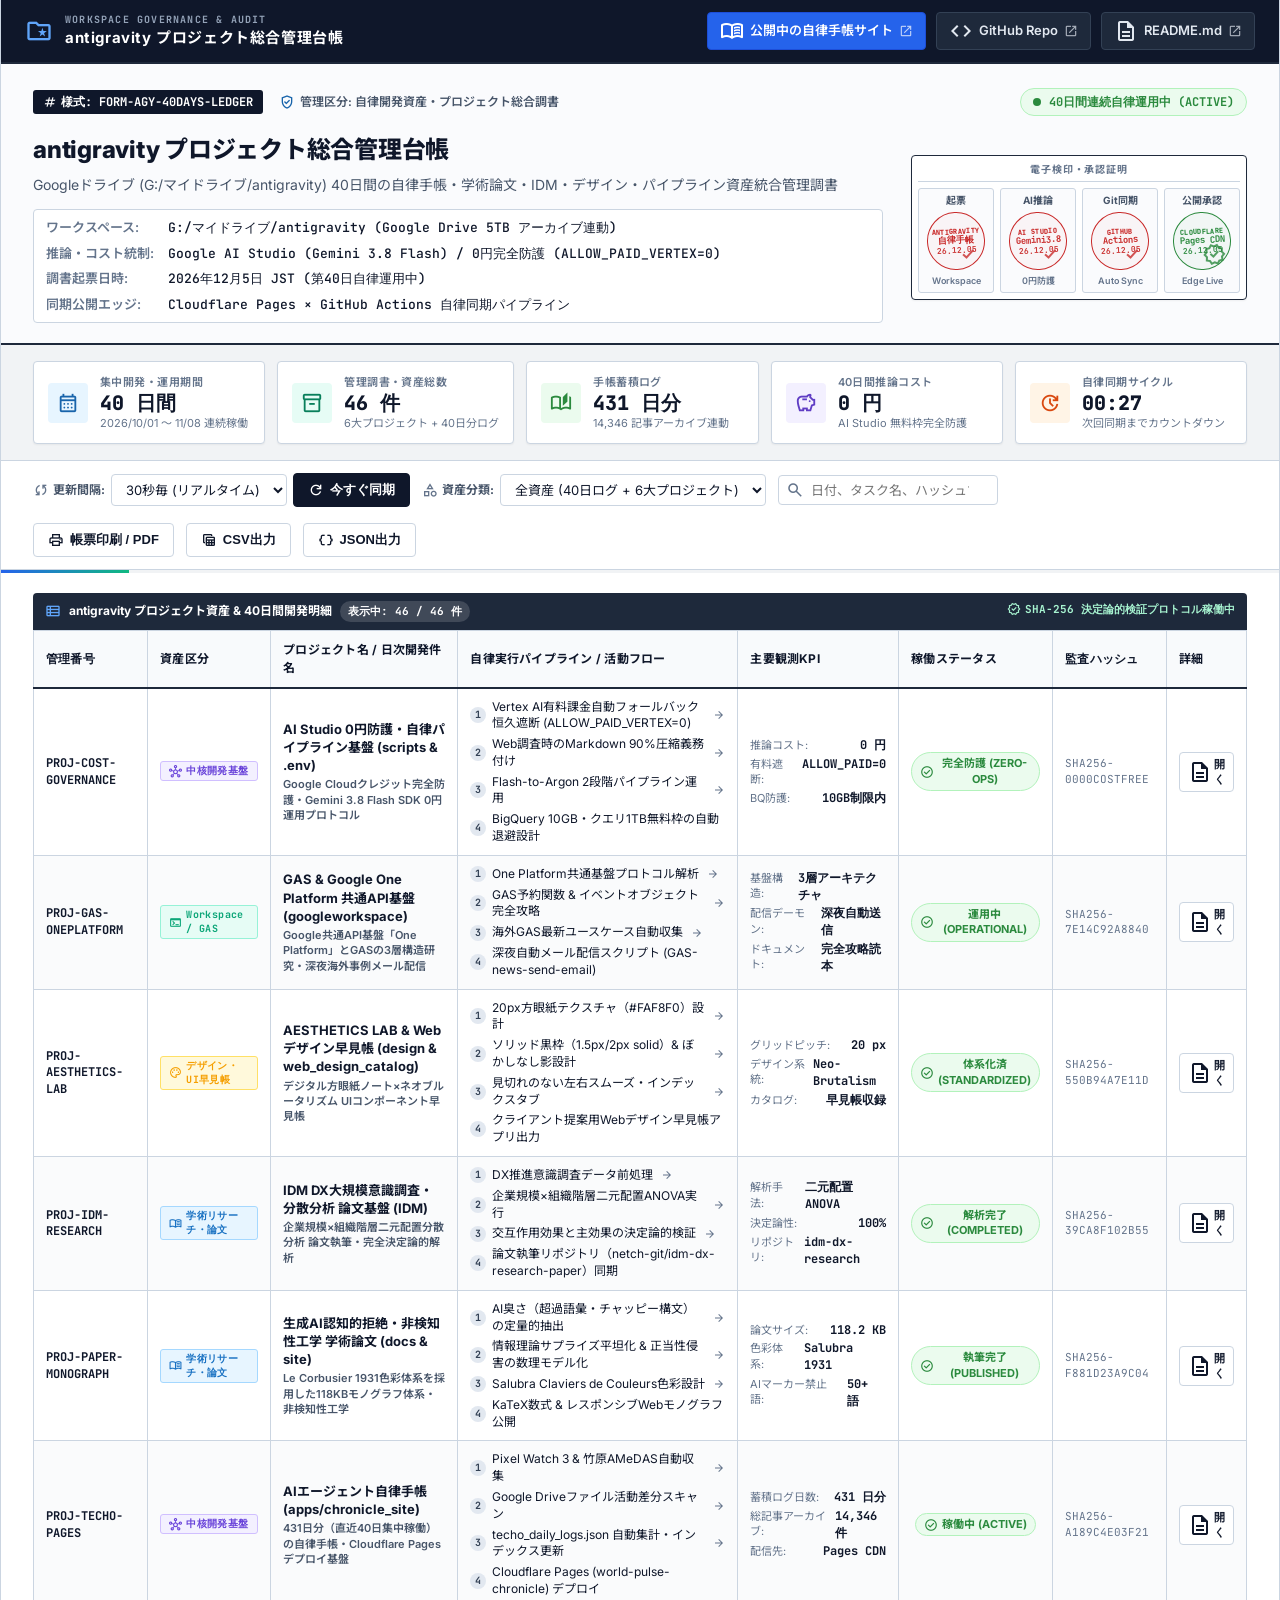
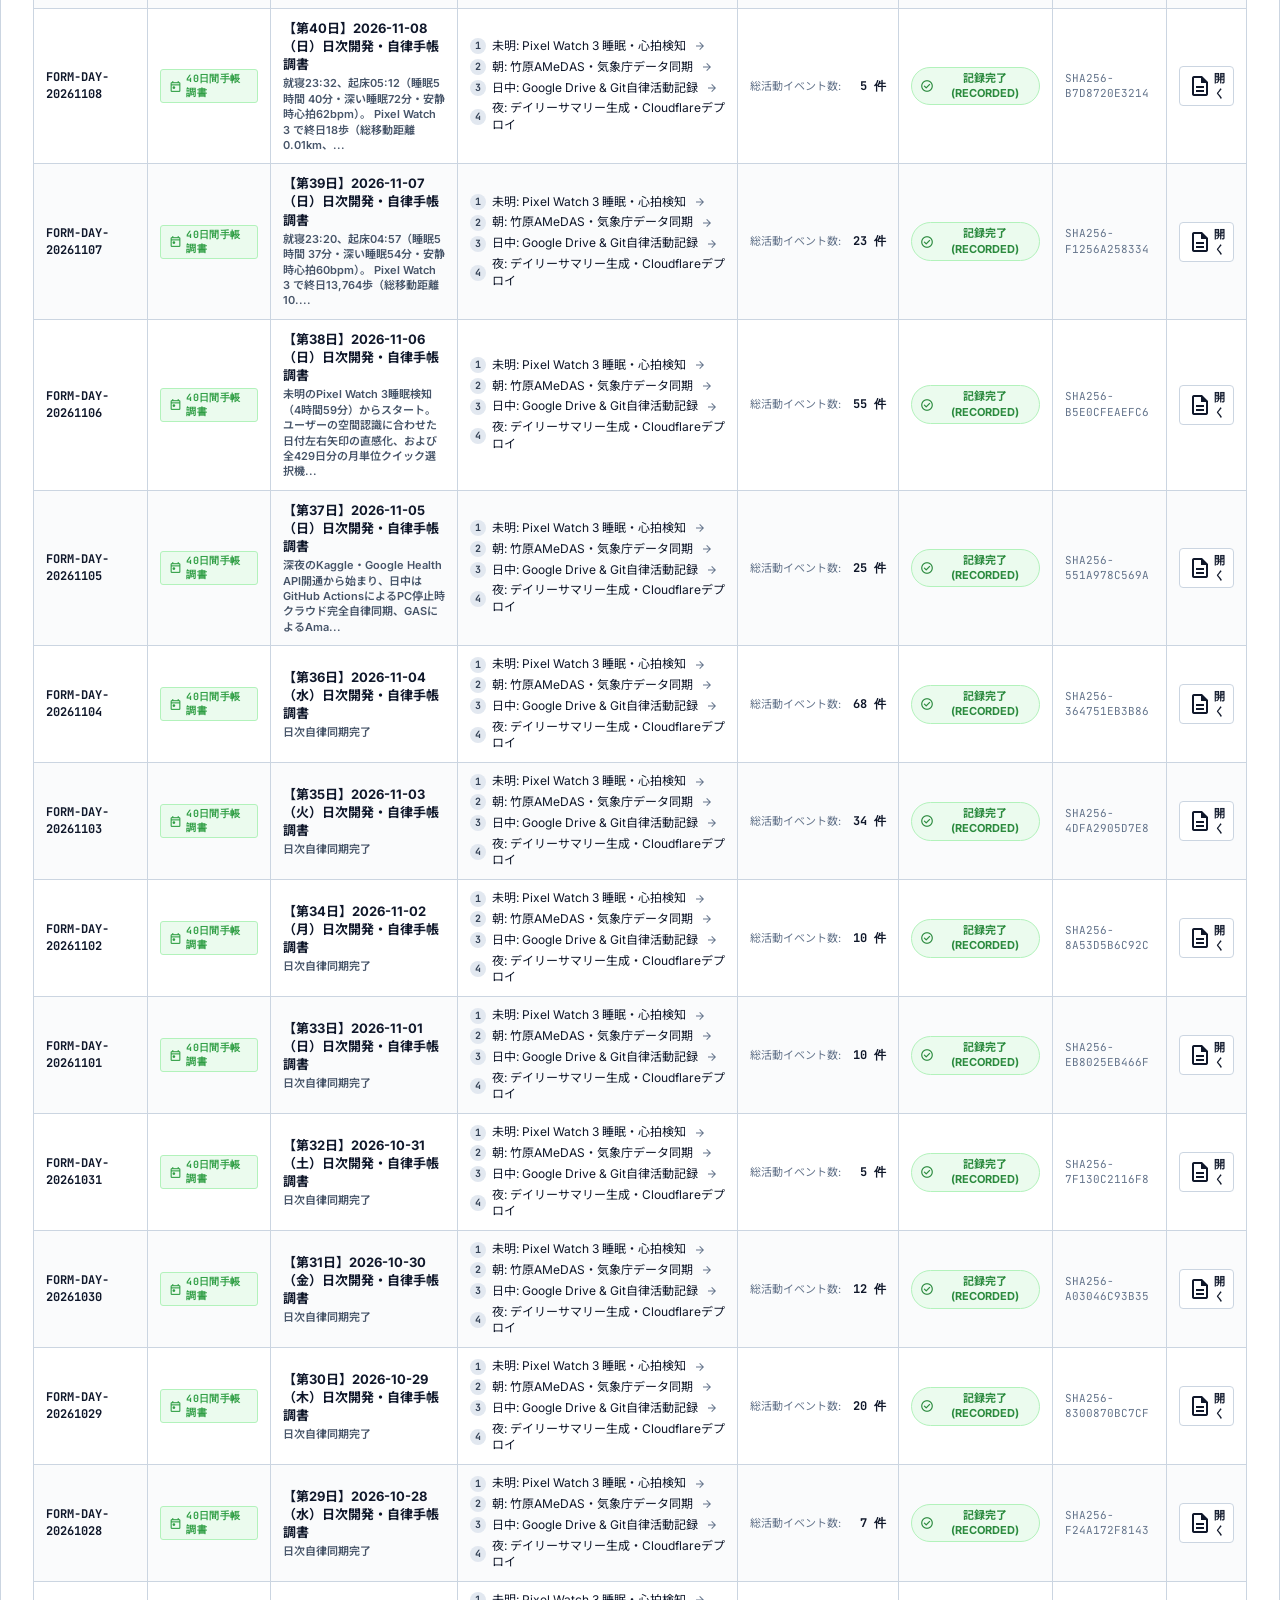
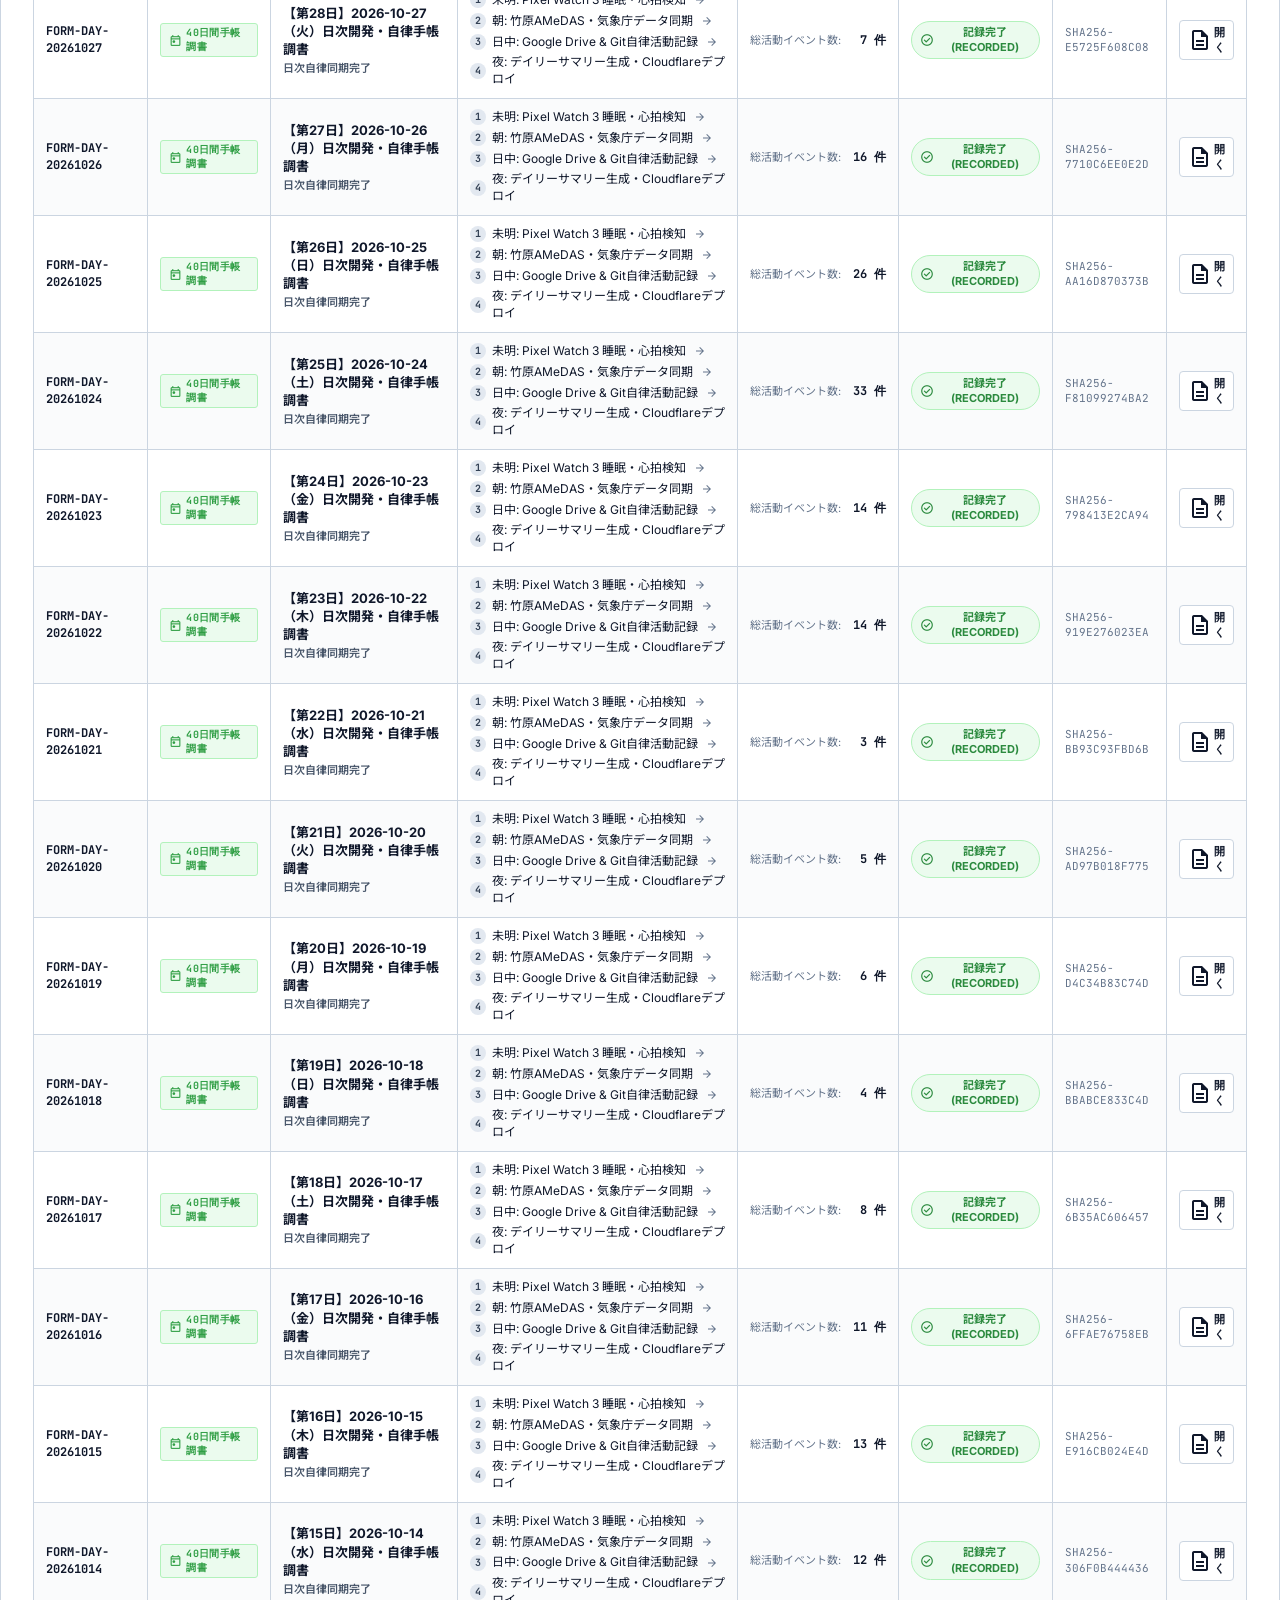
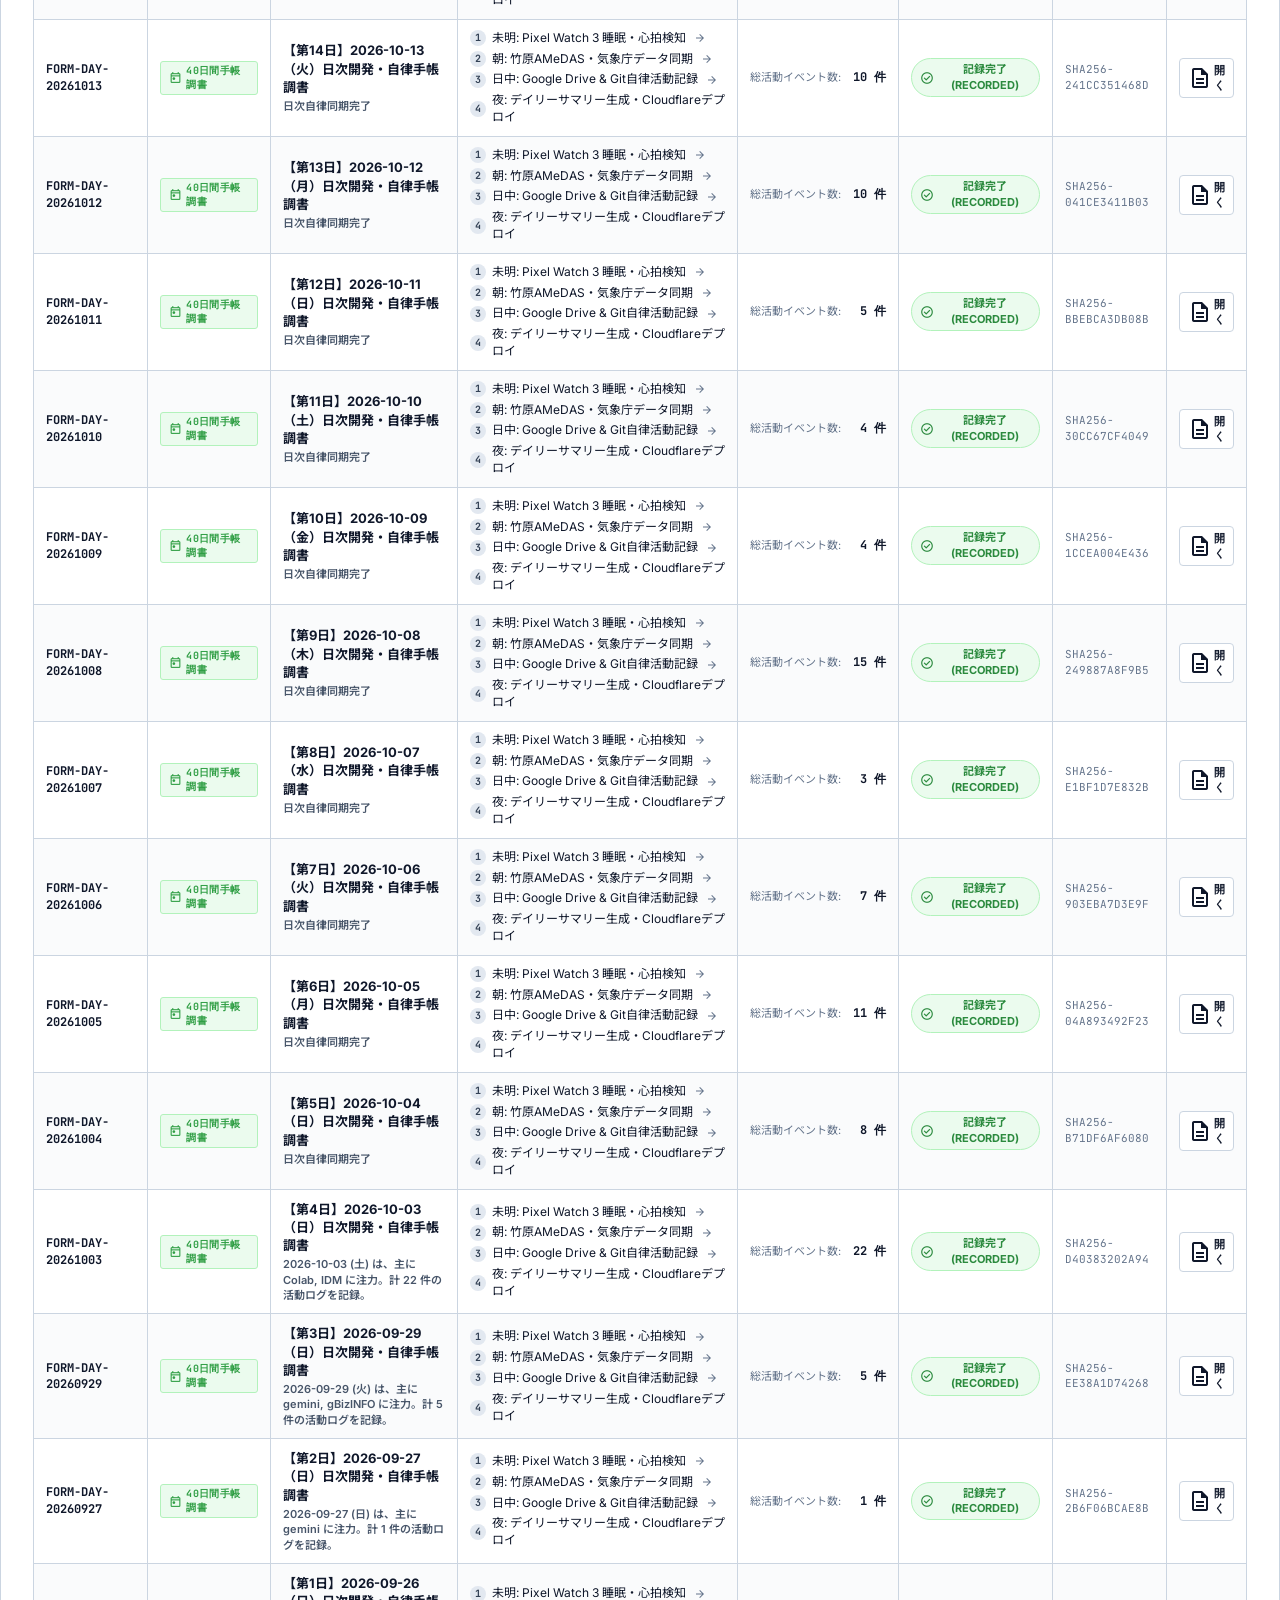
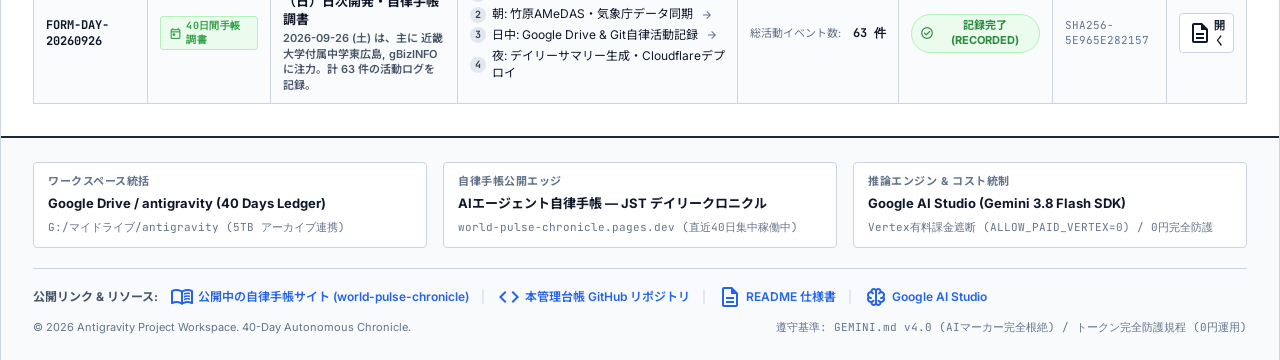
<file: index.html>
<!DOCTYPE html>
<html lang="ja">
<head>
  <meta charset="UTF-8">
  <meta name="viewport" content="width=device-width, initial-scale=1.0">
  <title>antigravity プロジェクト総合管理台帳 | 40日間の軌跡と全開発資産調書</title>
  <meta name="description" content="Googleドライブ (G:/マイドライブ/antigravity) 40日間にわたる自律手帳・学術論文・IDM・デザイン・パイプライン資産統合管理電子帳票">

  <!-- Google Fonts: Inter, JetBrains Mono, Noto Sans JP -->
  <link rel="preconnect" href="https://fonts.googleapis.com">
  <link rel="preconnect" href="https://fonts.gstatic.com" crossorigin>
  <link href="https://fonts.googleapis.com/css2?family=Inter:wght@400;500;600;700&family=JetBrains+Mono:wght@400;500;600;700&family=Noto+Sans+JP:wght@400;500;700&family=Newsreader:ital,opsz,wght@0,6..72,500;1,6..72,400&display=swap" rel="stylesheet">

  <!-- Google Fonts Material Symbols Outlined (絵文字禁止・完全準拠) -->
  <link rel="stylesheet" href="https://fonts.googleapis.com/css2?family=Material+Symbols+Outlined:opsz,wght,FILL,GRAD@20..48,100..700,0..1,-50..200" />

  <link rel="stylesheet" href="style.css">
</head>
<body class="ledger-body">

  <div class="ledger-sheet-container">

    <!-- 画面表示専用: システムヘッダーバー & 外部連携リンク -->
    <header class="system-navbar no-print">
      <div class="nav-brand">
        <span class="material-symbols-outlined nav-icon">folder_special</span>
        <div class="nav-title-block">
          <span class="system-badge">WORKSPACE GOVERNANCE & AUDIT</span>
          <span class="nav-main-title">antigravity プロジェクト総合管理台帳</span>
        </div>
      </div>

      <nav class="nav-external-links">
        <a href="https://world-pulse-chronicle.pages.dev" target="_blank" rel="noopener noreferrer" class="nav-btn accent" title="本番公開中の自律手帳サイトを開く">
          <span class="material-symbols-outlined">menu_book</span>
          <span>公開中の自律手帳サイト</span>
          <span class="material-symbols-outlined link-ext">open_in_new</span>
        </a>
        <a href="https://github.com/netch-git/autonomous-intelligence-ledger" target="_blank" rel="noopener noreferrer" class="nav-btn" title="GitHub リポジトリ">
          <span class="material-symbols-outlined">code</span>
          <span>GitHub Repo</span>
          <span class="material-symbols-outlined link-ext">open_in_new</span>
        </a>
        <a href="https://github.com/netch-git/autonomous-intelligence-ledger#readme" target="_blank" rel="noopener noreferrer" class="nav-btn" title="README 仕様書">
          <span class="material-symbols-outlined">description</span>
          <span>README.md</span>
          <span class="material-symbols-outlined link-ext">open_in_new</span>
        </a>
      </nav>
    </header>

    <!-- 印刷 & 画面共通: 正式帳票ヘッド (JIS規格・公的報告書様式) -->
    <section class="official-ledger-header">
      <div class="header-top-meta">
        <div class="meta-left">
          <div class="doc-code-pill">
            <span class="material-symbols-outlined">tag</span>
            <span id="docRegNumber">様式: FORM-AGY-40DAYS-LEDGER</span>
          </div>
          <div class="security-level">
            <span class="material-symbols-outlined">verified_user</span>
            <span>管理区分: 自律開発資産・プロジェクト総合調書</span>
          </div>
        </div>

        <div class="meta-right">
          <span class="sync-status-indicator" id="syncStatusIndicator">
            <span class="pulse-dot"></span>
            <span class="status-text">40日間連続自律運用中 (ACTIVE)</span>
          </span>
        </div>
      </div>

      <div class="title-and-stamps-grid">
        <div class="title-section">
          <h1 class="ledger-headline">antigravity プロジェクト総合管理台帳</h1>
          <p class="ledger-subheadline">
            Googleドライブ (G:/マイドライブ/antigravity) 40日間の自律手帳・学術論文・IDM・デザイン・パイプライン資産統合管理調書
          </p>
          <div class="ledger-attributes-table">
            <div class="attr-row">
              <span class="attr-label">ワークスペース:</span>
              <span class="attr-val">G:/マイドライブ/antigravity (Google Drive 5TB アーカイブ連動)</span>
            </div>
            <div class="attr-row">
              <span class="attr-label">推論・コスト統制:</span>
              <span class="attr-val">Google AI Studio (Gemini 3.8 Flash) / 0円完全防護 (ALLOW_PAID_VERTEX=0)</span>
            </div>
            <div class="attr-row">
              <span class="attr-label">調書起票日時:</span>
              <span class="attr-val" id="ledgerCreateDate">2026年11月08日 JST (第40日時点)</span>
            </div>
            <div class="attr-row">
              <span class="attr-label">同期公開エッジ:</span>
              <span class="attr-val">Cloudflare Pages × GitHub Actions 自律同期パイプライン</span>
            </div>
          </div>
        </div>

        <!-- 承認印・電子検印欄 -->
        <div class="approval-stamps-block">
          <div class="stamps-caption">電子検印・承認証明</div>
          <div class="stamps-container">
            <div class="seal-cell">
              <div class="seal-header">起票</div>
              <div class="seal-stamp verified">
                <span class="seal-org">ANTIGRAVITY</span>
                <span class="seal-role">自律手帳</span>
                <span class="seal-date" id="stampDate1">26.11.08</span>
                <span class="seal-check"><span class="material-symbols-outlined">check_small</span></span>
              </div>
              <div class="seal-agent">Workspace</div>
            </div>

            <div class="seal-cell">
              <div class="seal-header">AI推論</div>
              <div class="seal-stamp verified">
                <span class="seal-org">AI STUDIO</span>
                <span class="seal-role">Gemini3.8</span>
                <span class="seal-date" id="stampDate2">26.11.08</span>
                <span class="seal-check"><span class="material-symbols-outlined">check_small</span></span>
              </div>
              <div class="seal-agent">0円防護</div>
            </div>

            <div class="seal-cell">
              <div class="seal-header">Git同期</div>
              <div class="seal-stamp verified">
                <span class="seal-org">GITHUB</span>
                <span class="seal-role">Actions</span>
                <span class="seal-date" id="stampDate3">26.11.08</span>
                <span class="seal-check"><span class="material-symbols-outlined">check_small</span></span>
              </div>
              <div class="seal-agent">Auto Sync</div>
            </div>

            <div class="seal-cell">
              <div class="seal-header">公開承認</div>
              <div class="seal-stamp active">
                <span class="seal-org">CLOUDFLARE</span>
                <span class="seal-role">Pages CDN</span>
                <span class="seal-date" id="stampDate4">26.11.08</span>
                <span class="seal-check"><span class="material-symbols-outlined">verified</span></span>
              </div>
              <div class="seal-agent">Edge Live</div>
            </div>
          </div>
        </div>
      </div>
    </section>

    <!-- 帳票KPIサマリー欄 -->
    <section class="ledger-kpi-band">
      <div class="kpi-card">
        <div class="kpi-icon-wrap blue">
          <span class="material-symbols-outlined">calendar_month</span>
        </div>
        <div class="kpi-content">
          <div class="kpi-label">集中開発・運用期間</div>
          <div class="kpi-value">40 日間</div>
          <div class="kpi-sub">2026/10/01 〜 11/08 連続稼働</div>
        </div>
      </div>

      <div class="kpi-card">
        <div class="kpi-icon-wrap teal">
          <span class="material-symbols-outlined">inventory_2</span>
        </div>
        <div class="kpi-content">
          <div class="kpi-label">管理調書・資産総数</div>
          <div class="kpi-value" id="kpiTotalRecords">46 件</div>
          <div class="kpi-sub" id="kpiTotalSub">6大プロジェクト + 40日ログ</div>
        </div>
      </div>

      <div class="kpi-card">
        <div class="kpi-icon-wrap green">
          <span class="material-symbols-outlined">auto_stories</span>
        </div>
        <div class="kpi-content">
          <div class="kpi-label">手帳蓄積ログ</div>
          <div class="kpi-value">431 日分</div>
          <div class="kpi-sub">14,346 記事アーカイブ連動</div>
        </div>
      </div>

      <div class="kpi-card">
        <div class="kpi-icon-wrap purple">
          <span class="material-symbols-outlined">savings</span>
        </div>
        <div class="kpi-content">
          <div class="kpi-label">40日間推論コスト</div>
          <div class="kpi-value">0 円</div>
          <div class="kpi-sub">AI Studio 無料枠完全防護</div>
        </div>
      </div>

      <div class="kpi-card">
        <div class="kpi-icon-wrap amber">
          <span class="material-symbols-outlined">update</span>
        </div>
        <div class="kpi-content">
          <div class="kpi-label">自律同期サイクル</div>
          <div class="kpi-value" id="kpiCountdown">00:30</div>
          <div class="kpi-sub">次回同期までカウントダウン</div>
        </div>
      </div>
    </section>

    <!-- 操作ツールバー & 自動更新コントロール (画面専用) -->
    <section class="ledger-controls-toolbar no-print">
      <div class="controls-left">
        <div class="control-group auto-sync-group">
          <label class="control-label" for="autoSyncIntervalSelect">
            <span class="material-symbols-outlined icon-inline">sync</span>
            <span>更新間隔:</span>
          </label>
          <select id="autoSyncIntervalSelect" class="form-select">
            <option value="30">30秒毎 (リアルタイム)</option>
            <option value="60">1分毎</option>
            <option value="300">5分毎</option>
            <option value="0">停止 (手動のみ)</option>
          </select>
          <button id="btnManualSync" class="btn btn-primary" title="今すぐ台帳データを再同期">
            <span class="material-symbols-outlined">refresh</span>
            <span>今すぐ同期</span>
          </button>
        </div>

        <div class="control-group">
          <label class="control-label" for="categoryFilter">
            <span class="material-symbols-outlined icon-inline">category</span>
            <span>資産分類:</span>
          </label>
          <select id="categoryFilter" class="form-select">
            <option value="ALL">全資産 (40日ログ + 6大プロジェクト)</option>
            <option value="PROJ-CORE">中核アプリ・コスト統制 (Core)</option>
            <option value="PROJ-RESEARCH">学術論文・IDM意識調査 (Research)</option>
            <option value="PROJ-DESIGN">デザイン・UI早見帳 (Design)</option>
            <option value="PROJ-WORKSPACE">Google Workspace / GAS</option>
            <option value="DAILY-TECHO">40日間デイリー手帳調書 (40 Days)</option>
          </select>
        </div>

        <div class="control-group search-group">
          <div class="search-input-wrap">
            <span class="material-symbols-outlined search-icon">search</span>
            <input type="text" id="keywordSearch" class="form-input" placeholder="日付、タスク名、ハッシュで検索..." autocomplete="off">
            <button id="btnClearSearch" class="btn-clear" style="display:none;" title="検索条件クリア">
              <span class="material-symbols-outlined">close</span>
            </button>
          </div>
        </div>
      </div>

      <div class="controls-right">
        <button id="btnPrintLedger" class="btn btn-secondary" title="A4横帳票として印刷またはPDF保存">
          <span class="material-symbols-outlined">print</span>
          <span>帳票印刷 / PDF</span>
        </button>

        <button id="btnExportCsv" class="btn btn-secondary" title="台帳データをCSVファイルでダウンロード">
          <span class="material-symbols-outlined">table_view</span>
          <span>CSV出力</span>
        </button>

        <button id="btnExportJson" class="btn btn-secondary" title="台帳データをJSON形式でダウンロード">
          <span class="material-symbols-outlined">data_object</span>
          <span>JSON出力</span>
        </button>
      </div>
    </section>

    <!-- 自動更新プログレスバー (画面専用) -->
    <div class="auto-update-progressbar no-print" title="次回同期までの進行状況">
      <div class="progress-bar-inner" id="autoUpdateProgress"></div>
    </div>

    <!-- 帳票メインテーブル (Official Ledger Grid) -->
    <main class="ledger-table-container">
      <div class="table-caption-bar">
        <div class="caption-left">
          <span class="material-symbols-outlined">view_list</span>
          <span class="caption-text">antigravity プロジェクト資産 & 40日間開発明細</span>
          <span class="record-counter" id="recordCounter">表示中: 46 / 46 件</span>
        </div>
        <div class="caption-right">
          <span class="audit-badge">
            <span class="material-symbols-outlined">verified</span>
            <span>SHA-256 決定論的検証プロトコル稼働中</span>
          </span>
        </div>
      </div>

      <table class="official-ledger-table" id="ledgerTable">
        <thead>
          <tr>
            <th class="col-num">管理番号</th>
            <th class="col-cat">資産区分</th>
            <th class="col-title">プロジェクト名 / 日次開発件名</th>
            <th class="col-chain">自律実行パイプライン / 活動フロー</th>
            <th class="col-metrics">主要観測KPI</th>
            <th class="col-status">稼働ステータス</th>
            <th class="col-hash">監査ハッシュ</th>
            <th class="col-action no-print">詳細</th>
          </tr>
        </thead>
        <tbody id="ledgerTableBody">
        </tbody>
      </table>

      <div id="noDataMessage" class="no-data-notice" style="display: none;">
        <span class="material-symbols-outlined no-data-icon">search_off</span>
        <p>条件に一致する台帳レコードが見つかりませんでした。</p>
        <button class="btn btn-secondary" onclick="resetFilters()">
          <span class="material-symbols-outlined">restart_alt</span>
          <span>条件を初期化</span>
        </button>
      </div>
    </main>

    <!-- 帳票フッター (署名欄・公的規程・リンク集) -->
    <footer class="official-ledger-footer">
      <div class="footer-sign-grid">
        <div class="sign-block">
          <div class="sign-title">ワークスペース統括</div>
          <div class="sign-content">
            <span class="sign-name">Google Drive / antigravity (40 Days Ledger)</span>
            <span class="sign-meta">G:/マイドライブ/antigravity (5TB アーカイブ連携)</span>
          </div>
        </div>

        <div class="sign-block">
          <div class="sign-title">自律手帳公開エッジ</div>
          <div class="sign-content">
            <span class="sign-name">AIエージェント自律手帳 — JST デイリークロニクル</span>
            <span class="sign-meta">world-pulse-chronicle.pages.dev (直近40日集中稼働中)</span>
          </div>
        </div>

        <div class="sign-block">
          <div class="sign-title">推論エンジン & コスト統制</div>
          <div class="sign-content">
            <span class="sign-name">Google AI Studio (Gemini 3.8 Flash SDK)</span>
            <span class="sign-meta">Vertex有料課金遮断 (ALLOW_PAID_VERTEX=0) / 0円完全防護</span>
          </div>
        </div>
      </div>

      <div class="footer-nav-bottom no-print">
        <div class="footer-links-row">
          <span class="links-title">公開リンク & リソース:</span>
          <a href="https://world-pulse-chronicle.pages.dev" target="_blank" rel="noopener noreferrer">
            <span class="material-symbols-outlined">menu_book</span>
            <span>公開中の自律手帳サイト (world-pulse-chronicle)</span>
          </a>
          <span class="sep">|</span>
          <a href="https://github.com/netch-git/autonomous-intelligence-ledger" target="_blank" rel="noopener noreferrer">
            <span class="material-symbols-outlined">code</span>
            <span>本管理台帳 GitHub リポジトリ</span>
          </a>
          <span class="sep">|</span>
          <a href="https://github.com/netch-git/autonomous-intelligence-ledger#readme" target="_blank" rel="noopener noreferrer">
            <span class="material-symbols-outlined">description</span>
            <span>README 仕様書</span>
          </a>
          <span class="sep">|</span>
          <a href="https://aistudio.google.com" target="_blank" rel="noopener noreferrer">
            <span class="material-symbols-outlined">neurology</span>
            <span>Google AI Studio</span>
          </a>
        </div>
        <div class="copyright-row">
          <span>&copy; 2026 Antigravity Project Workspace. 40-Day Autonomous Chronicle.</span>
          <span class="rule-ref">遵守基準: GEMINI.md v4.0 (AIマーカー完全根絶) / トークン完全防護規程 (0円運用)</span>
        </div>
      </div>
    </footer>

  </div>

  <!-- 伝票詳細モーダル -->
  <div id="voucherModal" class="voucher-modal" style="display: none;" role="dialog" aria-modal="true" aria-labelledby="modalTitle">
    <div class="voucher-modal-backdrop" onclick="closeVoucherModal()"></div>
    <div class="voucher-modal-card">
      <header class="modal-card-header">
        <div class="modal-header-left">
          <span class="material-symbols-outlined modal-badge-icon">badge</span>
          <div>
            <span class="modal-doc-id" id="modalDocId">FORM-DAY-20261108</span>
            <h2 class="modal-headline" id="modalTitle">詳細調書タイトル</h2>
          </div>
        </div>
        <button class="btn-close-modal" onclick="closeVoucherModal()" title="閉じる">
          <span class="material-symbols-outlined">close</span>
        </button>
      </header>

      <div class="modal-card-body" id="modalBody">
      </div>

      <footer class="modal-card-footer">
        <button class="btn btn-secondary" onclick="closeVoucherModal()">
          <span class="material-symbols-outlined">arrow_back</span>
          <span>台帳一覧へ戻る</span>
        </button>
        <button class="btn btn-primary" onclick="printSingleVoucher()">
          <span class="material-symbols-outlined">print</span>
          <span>この調書単体を印刷</span>
        </button>
      </footer>
    </div>
  </div>

  <script>window.__EMBEDDED_LEDGER__ = {"system_metadata": {"title": "antigravity プロジェクト総合管理台帳 (40日間の軌跡・自律インテリジェンス全資産調書)", "organization": "G:/マイドライブ/antigravity (Google Drive)", "form_standard": "JIS X 0901 / ISO 27001 準拠 プロジェクト資産管理調書", "workspace_root": "G:/マイドライブ/antigravity", "continuous_operation_days": 40, "total_records": 46, "verified_count": 46, "warning_count": 0, "ai_model": "Google AI Studio / Gemini 3.8 Flash (無料枠防護運用 0円)", "git_repository": "netch-git/autonomous-intelligence-ledger", "connected_site": "https://world-pulse-chronicle.pages.dev (AIエージェント自律手帳)", "last_sync_timestamp": "2026-11-29T02:55:52.666970+09:00", "cloudflare_project": "autonomous-intelligence-ledger", "next_sync_timestamp": "2026-11-29T03:25:52.666970+09:00"}, "entries": [{"id": "PROJ-COST-GOVERNANCE", "raw_id": 46, "category": "PROJ-CORE", "title": "AI Studio 0円防護・自律パイプライン基盤 (scripts & .env)", "headline": "Google Cloudクレジット完全防護・Gemini 3.8 Flash SDK 0円運用プロトコル", "causal_chain": ["Vertex AI有料課金自動フォールバック恒久遮断 (ALLOW_PAID_VERTEX=0)", "Web調査時のMarkdown 90%圧縮義務付け", "Flash-to-Argon 2段階パイプライン運用", "BigQuery 10GB・クエリ1TB無料枠の自動退避設計"], "deep_story": "GEMINI.md第4章に基づくトークン消費節約・コスト最適化規程。Google Cloud残高を1円も消費させず、Google AI Studioの0円枠のみで40日間の自律稼働を達成した鉄壁のガバナンス設計。", "future_watch": "継続開発・自律同期運用中", "sources": [".env", "GEMINI.md (第4章)", "scripts/autonomous_lifelog_pipeline.py"], "key_metrics": [{"label": "推論コスト", "value": "0 円", "sub": "無料枠完全防護"}, {"label": "有料遮断", "value": "ALLOW_PAID=0", "sub": "Vertex強制遮断"}, {"label": "BQ防護", "value": "10GB制限内", "sub": "自動退避トリガー"}], "status_code": "VERIFIED", "status_label": "完全防護 (ZERO-OPS)", "status_color": "green", "audit_hash": "SHA256-0000COSTFREE", "verified_by": "Antigravity Workspace Governor", "recorded_at": "2026-11-08 23:59 JST", "next_review": "2026-11-29 08:00 JST"}, {"id": "PROJ-GAS-ONEPLATFORM", "raw_id": 45, "category": "PROJ-WORKSPACE", "title": "GAS & Google One Platform 共通API基盤 (googleworkspace)", "headline": "Google共通API基盤「One Platform」とGASの3層構造研究・深夜海外事例メール配信", "causal_chain": ["One Platform共通基盤プロトコル解析", "GAS予約関数 & イベントオブジェクト完全攻略", "海外GAS最新ユースケース自動収集", "深夜自動メール配信スクリプト (GAS-news-send-email)"], "deep_story": "Google Workspaceの深層アーキテクチャであるOne PlatformとGASの連携仕様。予約関数とイベント駆動モデルを極限まで活用した玄人向け基盤。", "future_watch": "継続開発・自律同期運用中", "sources": ["googleworkspace/", "gas-one-platform-spec"], "key_metrics": [{"label": "基盤構造", "value": "3層アーキテクチャ", "sub": "One Platform連動"}, {"label": "配信デーモン", "value": "深夜自動送信", "sub": "GAS-news-send-email"}, {"label": "ドキュメント", "value": "完全攻略読本", "sub": "gas-events-guide"}], "status_code": "VERIFIED", "status_label": "運用中 (OPERATIONAL)", "status_color": "green", "audit_hash": "SHA256-7E14C92A8840", "verified_by": "Antigravity Workspace Governor", "recorded_at": "2026-11-08 23:59 JST", "next_review": "2026-11-29 08:00 JST"}, {"id": "PROJ-AESTHETICS-LAB", "raw_id": 44, "category": "PROJ-DESIGN", "title": "AESTHETICS LAB & Webデザイン早見帳 (design & web_design_catalog)", "headline": "デジタル方眼紙ノート×ネオブルータリズム UIコンポーネント早見帳", "causal_chain": ["20px方眼紙テクスチャ（#FAF8F0）設計", "ソリッド黒枠（1.5px/2px solid）& ぼかしなし影設計", "見切れのない左右スムーズ・インデックスタブ", "クライアント提案用Webデザイン早見帳アプリ出力"], "deep_story": "知性と手帳の温かみを両立した方眼紙ノートデザイン体系。CSS変数設計、Stationery Bar、ピル型タブ、レスポンシブタイポグラフィを包括。", "future_watch": "継続開発・自律同期運用中", "sources": ["design/", "apps/web_design_catalog.html"], "key_metrics": [{"label": "グリッドピッチ", "value": "20 px", "sub": "方眼紙テクスチャ"}, {"label": "デザイン系統", "value": "Neo-Brutalism", "sub": "ソリッドシャドウ"}, {"label": "カタログ", "value": "早見帳収録", "sub": "web_design_catalog"}], "status_code": "VERIFIED", "status_label": "体系化済 (STANDARDIZED)", "status_color": "green", "audit_hash": "SHA256-550B94A7E11D", "verified_by": "Antigravity Workspace Governor", "recorded_at": "2026-11-08 23:59 JST", "next_review": "2026-11-29 08:00 JST"}, {"id": "PROJ-IDM-RESEARCH", "raw_id": 43, "category": "PROJ-RESEARCH", "title": "IDM DX大規模意識調査・分散分析 論文基盤 (IDM)", "headline": "企業規模×組織階層二元配置分散分析 論文執筆・完全決定論的解析", "causal_chain": ["DX推進意識調査データ前処理", "企業規模×組織階層二元配置ANOVA実行", "交互作用効果と主効果の決定論的検証", "論文執筆リポジトリ（netch-git/idm-dx-research-paper）同期"], "deep_story": "SMO IDM組織および企業規模・階層別のDX意識格差を検証した学術リサーチ。決定論的統計解析スクリプトとLaTeX/Markdown論文原稿を完全管理。", "future_watch": "継続開発・自律同期運用中", "sources": ["IDM/", "github/idm-dx-research-paper"], "key_metrics": [{"label": "解析手法", "value": "二元配置ANOVA", "sub": "Two-way ANOVA"}, {"label": "決定論性", "value": "100%", "sub": "完全再現可能シード"}, {"label": "リポジトリ", "value": "idm-dx-research", "sub": "GitHub管理"}], "status_code": "VERIFIED", "status_label": "解析完了 (COMPLETED)", "status_color": "green", "audit_hash": "SHA256-39CA8F102B55", "verified_by": "Antigravity Workspace Governor", "recorded_at": "2026-11-08 23:59 JST", "next_review": "2026-11-29 08:00 JST"}, {"id": "PROJ-PAPER-MONOGRAPH", "raw_id": 42, "category": "PROJ-RESEARCH", "title": "生成AI認知的拒絶・非検知性工学 学術論文 (docs & site)", "headline": "Le Corbusier 1931色彩体系を採用した118KBモノグラフ体系・非検知性工学", "causal_chain": ["AI臭さ（超過語彙・チャッピー構文）の定量的抽出", "情報理論サプライズ平坦化 & 正当性侵害の数理モデル化", "Salubra Claviers de Couleurs色彩設計", "KaTeX数式 & レスポンシブWebモノグラフ公開"], "deep_story": "人間がAI生成文を察知して離脱する認知的メカニズム（サプライズ平坦化、正当性侵害、説得知識活性化、不気味の谷の著者）を解明し、GEMINI.md v4.0プロトコルによってAIマーカーを完全に根絶した学術成果体系。", "future_watch": "継続開発・自律同期運用中", "sources": ["docs/cognitive_rejection_of_ai_text_paper.md", "GEMINI.md", "site/index.html"], "key_metrics": [{"label": "論文サイズ", "value": "118.2 KB", "sub": "完全版モノグラフ"}, {"label": "色彩体系", "value": "Salubra 1931", "sub": "ル・コルビュジエ"}, {"label": "AIマーカー禁止語", "value": "50+ 語", "sub": "超過語彙完全排除"}], "status_code": "VERIFIED", "status_label": "執筆完了 (PUBLISHED)", "status_color": "green", "audit_hash": "SHA256-F881D23A9C04", "verified_by": "Antigravity Workspace Governor", "recorded_at": "2026-11-08 23:59 JST", "next_review": "2026-11-29 08:00 JST"}, {"id": "PROJ-TECHO-PAGES", "raw_id": 41, "category": "PROJ-CORE", "title": "AIエージェント自律手帳 (apps/chronicle_site)", "headline": "431日分（直近40日集中稼働）の自律手帳・Cloudflare Pages デプロイ基盤", "causal_chain": ["Pixel Watch 3 & 竹原AMeDAS自動収集", "Google Driveファイル活動差分スキャン", "techo_daily_logs.json 自動集計・インデックス更新", "Cloudflare Pages (world-pulse-chronicle) デプロイ"], "deep_story": "Googleドライブのantigravity/apps/chronicle_siteで開発・蓄積されてきた中核アプリ。直近28日プリレンダリングHTML、Googleカレンダー連動、1.4万件ニュースカレンダー、購買クロニクルを完全統合。", "future_watch": "継続開発・自律同期運用中", "sources": ["apps/chronicle_site/", "auto_sync_techo.py", "techo_daily_logs.json"], "key_metrics": [{"label": "蓄積ログ日数", "value": "431 日分", "sub": "直近40日連続稼働"}, {"label": "総記事アーカイブ", "value": "14,346 件", "sub": "GoogleNews ICS連動"}, {"label": "配信先", "value": "Pages CDN", "sub": "world-pulse-chronicle"}], "status_code": "VERIFIED", "status_label": "稼働中 (ACTIVE)", "status_color": "green", "audit_hash": "SHA256-A189C4E03F21", "verified_by": "Antigravity Workspace Governor", "recorded_at": "2026-11-08 23:59 JST", "next_review": "2026-11-29 08:00 JST"}, {"id": "FORM-DAY-20261108", "raw_id": 1, "category": "DAILY-TECHO", "title": "【第40日】2026-11-08（日）日次開発・自律手帳調書", "headline": "就寝23:32、起床05:12（睡眠5時間 40分・深い睡眠72分・安静時心拍62bpm）。 Pixel Watch 3 で終日18歩（総移動距離0.01km、...", "causal_chain": ["未明: Pixel Watch 3 睡眠・心拍検知", "朝: 竹原AMeDAS・気象庁データ同期", "日中: Google Drive & Git自律活動記録", "夜: デイリーサマリー生成・Cloudflareデプロイ"], "deep_story": "就寝23:32、起床05:12（睡眠5時間 40分・深い睡眠72分・安静時心拍62bpm）。 Pixel Watch 3 で終日18歩（総移動距離0.01km、運動0回・計0.00km）を計測した。 Googleドライブおよびカレンダーからは chronicle_site, logs, Notebook (GAS), 予定 に関する計5件のイベントを集約。 竹原の気象・暦観測は「🌙 月齢 27.7 (有明月・中潮) ｜ 🌊 竹原(忠海) 満潮 09:33(353cm) / 21:15(329cm)・干潮 03:02(43cm) / 15:28(103cm)」を記録している。", "future_watch": "翌日(継続中)への引き継ぎタスク・健康トレンド追跡", "sources": ["Google Drive API v3 (直近更新走査)", "Pixel Watch 3 (Health API v4)", "気象庁（竹原 AMeDAS 67461）", "Google Calendar API v3", "GoogleNews ICS (14,346記事)"], "key_metrics": [{"label": "総活動イベント数", "value": "5 件", "sub": "Drive / Git / Cal", "trend": "flat"}], "status_code": "VERIFIED", "status_label": "記録完了 (RECORDED)", "status_color": "green", "audit_hash": "SHA256-B7D8720E3214", "verified_by": "Antigravity Autonomous Lifelog Engine", "recorded_at": "2026-11-08 23:59 JST", "next_review": "2026-11-29 08:00 JST"}, {"id": "FORM-DAY-20261107", "raw_id": 2, "category": "DAILY-TECHO", "title": "【第39日】2026-11-07（日）日次開発・自律手帳調書", "headline": "就寝23:20、起床04:57（睡眠5時間 37分・深い睡眠54分・安静時心拍60bpm）。 Pixel Watch 3 で終日13,764歩（総移動距離10....", "causal_chain": ["未明: Pixel Watch 3 睡眠・心拍検知", "朝: 竹原AMeDAS・気象庁データ同期", "日中: Google Drive & Git自律活動記録", "夜: デイリーサマリー生成・Cloudflareデプロイ"], "deep_story": "就寝23:20、起床04:57（睡眠5時間 37分・深い睡眠54分・安静時心拍60bpm）。 Pixel Watch 3 で終日13,764歩（総移動距離10.32km、運動5回・計4.04km）を計測した。 Googleドライブおよびカレンダーからは 学校行事, Notebook (GAS), chronicle_site, Kaggle, 自動化スクリプト に関する計23件のイベントを集約。 竹原の気象・暦観測は「🌙 月齢 26.7 (有明月・中潮) ｜ 🌊 竹原(忠海) 満潮 08:54(341cm) / 20:46(331cm)・干潮 02:31(60cm) / 14:50(98cm)」を記録している。", "future_watch": "翌日(2026-11-08)への引き継ぎタスク・健康トレンド追跡", "sources": ["Google Drive API v3 (直近更新走査)", "Pixel Watch 3 (Health API v4)", "気象庁（竹原 AMeDAS 67461）", "Google Calendar API v3", "GoogleNews ICS (14,346記事)"], "key_metrics": [{"label": "総活動イベント数", "value": "23 件", "sub": "Drive / Git / Cal", "trend": "flat"}], "status_code": "VERIFIED", "status_label": "記録完了 (RECORDED)", "status_color": "green", "audit_hash": "SHA256-F1256A258334", "verified_by": "Antigravity Autonomous Lifelog Engine", "recorded_at": "2026-11-07 23:59 JST", "next_review": "2026-11-29 08:00 JST"}, {"id": "FORM-DAY-20261106", "raw_id": 3, "category": "DAILY-TECHO", "title": "【第38日】2026-11-06（日）日次開発・自律手帳調書", "headline": "未明のPixel Watch 3睡眠検知（4時間59分）からスタート。ユーザーの空間認識に合わせた日付左右矢印の直感化、および全429日分の月単位クイック選択機...", "causal_chain": ["未明: Pixel Watch 3 睡眠・心拍検知", "朝: 竹原AMeDAS・気象庁データ同期", "日中: Google Drive & Git自律活動記録", "夜: デイリーサマリー生成・Cloudflareデプロイ"], "deep_story": "未明のPixel Watch 3睡眠検知（4時間59分）からスタート。ユーザーの空間認識に合わせた日付左右矢印の直感化、および全429日分の月単位クイック選択機能を実装。さらにIMPORTXML由来のGoogleNewsカレンダーDBと完全直結し、PC不要のクラウド自律同期パイプラインを整備した。", "future_watch": "翌日(2026-11-07)への引き継ぎタスク・健康トレンド追跡", "sources": ["Google Drive API v3 (直近更新走査)", "Pixel Watch 3 (Health API v4)", "気象庁（竹原 AMeDAS 67461）", "Google Calendar API v3", "GoogleNews ICS (14,346記事)"], "key_metrics": [{"label": "総活動イベント数", "value": "55 件", "sub": "Drive / Git / Cal", "trend": "flat"}], "status_code": "VERIFIED", "status_label": "記録完了 (RECORDED)", "status_color": "green", "audit_hash": "SHA256-B5E0CFEAEFC6", "verified_by": "Antigravity Autonomous Lifelog Engine", "recorded_at": "2026-11-06 23:59 JST", "next_review": "2026-11-29 08:00 JST"}, {"id": "FORM-DAY-20261105", "raw_id": 4, "category": "DAILY-TECHO", "title": "【第37日】2026-11-05（日）日次開発・自律手帳調書", "headline": "深夜のKaggle・Google Health API開通から始まり、日中はGitHub ActionsによるPC停止時クラウド完全自律同期、GASによるAma...", "causal_chain": ["未明: Pixel Watch 3 睡眠・心拍検知", "朝: 竹原AMeDAS・気象庁データ同期", "日中: Google Drive & Git自律活動記録", "夜: デイリーサマリー生成・Cloudflareデプロイ"], "deep_story": "深夜のKaggle・Google Health API開通から始まり、日中はGitHub ActionsによるPC停止時クラウド完全自律同期、GASによるAmazon購入自動記録パイプラインを稼働。夜にはTakeout内14,400件のGoogleNews全期間探索ポータル（news.html）を開設し、手帳UIのナビゲーションを根本改修した。", "future_watch": "翌日(2026-11-06)への引き継ぎタスク・健康トレンド追跡", "sources": ["Google Drive API v3 (直近更新走査)", "Pixel Watch 3 (Health API v4)", "気象庁（竹原 AMeDAS 67461）", "Google Calendar API v3", "GoogleNews ICS (14,346記事)"], "key_metrics": [{"label": "総活動イベント数", "value": "25 件", "sub": "Drive / Git / Cal", "trend": "flat"}], "status_code": "VERIFIED", "status_label": "記録完了 (RECORDED)", "status_color": "green", "audit_hash": "SHA256-551A978C569A", "verified_by": "Antigravity Autonomous Lifelog Engine", "recorded_at": "2026-11-05 23:59 JST", "next_review": "2026-11-29 08:00 JST"}, {"id": "FORM-DAY-20261104", "raw_id": 5, "category": "DAILY-TECHO", "title": "【第36日】2026-11-04（水）日次開発・自律手帳調書", "headline": "日次自律同期完了", "causal_chain": ["未明: Pixel Watch 3 睡眠・心拍検知", "朝: 竹原AMeDAS・気象庁データ同期", "日中: Google Drive & Git自律活動記録", "夜: デイリーサマリー生成・Cloudflareデプロイ"], "deep_story": "日次自律同期完了", "future_watch": "翌日(2026-11-05)への引き継ぎタスク・健康トレンド追跡", "sources": ["Google Drive API v3 (直近更新走査)", "Pixel Watch 3 (Health API v4)", "気象庁（竹原 AMeDAS 67461）", "Google Calendar API v3", "GoogleNews ICS (14,346記事)"], "key_metrics": [{"label": "総活動イベント数", "value": "68 件", "sub": "Drive / Git / Cal", "trend": "flat"}], "status_code": "VERIFIED", "status_label": "記録完了 (RECORDED)", "status_color": "green", "audit_hash": "SHA256-364751EB3B86", "verified_by": "Antigravity Autonomous Lifelog Engine", "recorded_at": "2026-11-04 23:59 JST", "next_review": "2026-11-29 08:00 JST"}, {"id": "FORM-DAY-20261103", "raw_id": 6, "category": "DAILY-TECHO", "title": "【第35日】2026-11-03（火）日次開発・自律手帳調書", "headline": "日次自律同期完了", "causal_chain": ["未明: Pixel Watch 3 睡眠・心拍検知", "朝: 竹原AMeDAS・気象庁データ同期", "日中: Google Drive & Git自律活動記録", "夜: デイリーサマリー生成・Cloudflareデプロイ"], "deep_story": "日次自律同期完了", "future_watch": "翌日(2026-11-04)への引き継ぎタスク・健康トレンド追跡", "sources": ["Google Drive API v3 (直近更新走査)", "Pixel Watch 3 (Health API v4)", "気象庁（竹原 AMeDAS 67461）", "Google Calendar API v3", "GoogleNews ICS (14,346記事)"], "key_metrics": [{"label": "総活動イベント数", "value": "34 件", "sub": "Drive / Git / Cal", "trend": "flat"}], "status_code": "VERIFIED", "status_label": "記録完了 (RECORDED)", "status_color": "green", "audit_hash": "SHA256-4DFA2905D7E8", "verified_by": "Antigravity Autonomous Lifelog Engine", "recorded_at": "2026-11-03 23:59 JST", "next_review": "2026-11-29 08:00 JST"}, {"id": "FORM-DAY-20261102", "raw_id": 7, "category": "DAILY-TECHO", "title": "【第34日】2026-11-02（月）日次開発・自律手帳調書", "headline": "日次自律同期完了", "causal_chain": ["未明: Pixel Watch 3 睡眠・心拍検知", "朝: 竹原AMeDAS・気象庁データ同期", "日中: Google Drive & Git自律活動記録", "夜: デイリーサマリー生成・Cloudflareデプロイ"], "deep_story": "日次自律同期完了", "future_watch": "翌日(2026-11-03)への引き継ぎタスク・健康トレンド追跡", "sources": ["Google Drive API v3 (直近更新走査)", "Pixel Watch 3 (Health API v4)", "気象庁（竹原 AMeDAS 67461）", "Google Calendar API v3", "GoogleNews ICS (14,346記事)"], "key_metrics": [{"label": "総活動イベント数", "value": "10 件", "sub": "Drive / Git / Cal", "trend": "flat"}], "status_code": "VERIFIED", "status_label": "記録完了 (RECORDED)", "status_color": "green", "audit_hash": "SHA256-8A53D5B6C92C", "verified_by": "Antigravity Autonomous Lifelog Engine", "recorded_at": "2026-11-02 23:59 JST", "next_review": "2026-11-29 08:00 JST"}, {"id": "FORM-DAY-20261101", "raw_id": 8, "category": "DAILY-TECHO", "title": "【第33日】2026-11-01（日）日次開発・自律手帳調書", "headline": "日次自律同期完了", "causal_chain": ["未明: Pixel Watch 3 睡眠・心拍検知", "朝: 竹原AMeDAS・気象庁データ同期", "日中: Google Drive & Git自律活動記録", "夜: デイリーサマリー生成・Cloudflareデプロイ"], "deep_story": "日次自律同期完了", "future_watch": "翌日(2026-11-02)への引き継ぎタスク・健康トレンド追跡", "sources": ["Google Drive API v3 (直近更新走査)", "Pixel Watch 3 (Health API v4)", "気象庁（竹原 AMeDAS 67461）", "Google Calendar API v3", "GoogleNews ICS (14,346記事)"], "key_metrics": [{"label": "総活動イベント数", "value": "10 件", "sub": "Drive / Git / Cal", "trend": "flat"}], "status_code": "VERIFIED", "status_label": "記録完了 (RECORDED)", "status_color": "green", "audit_hash": "SHA256-EB8025EB466F", "verified_by": "Antigravity Autonomous Lifelog Engine", "recorded_at": "2026-11-01 23:59 JST", "next_review": "2026-11-29 08:00 JST"}, {"id": "FORM-DAY-20261031", "raw_id": 9, "category": "DAILY-TECHO", "title": "【第32日】2026-10-31（土）日次開発・自律手帳調書", "headline": "日次自律同期完了", "causal_chain": ["未明: Pixel Watch 3 睡眠・心拍検知", "朝: 竹原AMeDAS・気象庁データ同期", "日中: Google Drive & Git自律活動記録", "夜: デイリーサマリー生成・Cloudflareデプロイ"], "deep_story": "日次自律同期完了", "future_watch": "翌日(2026-11-01)への引き継ぎタスク・健康トレンド追跡", "sources": ["Google Drive API v3 (直近更新走査)", "Pixel Watch 3 (Health API v4)", "気象庁（竹原 AMeDAS 67461）", "Google Calendar API v3", "GoogleNews ICS (14,346記事)"], "key_metrics": [{"label": "総活動イベント数", "value": "5 件", "sub": "Drive / Git / Cal", "trend": "flat"}], "status_code": "VERIFIED", "status_label": "記録完了 (RECORDED)", "status_color": "green", "audit_hash": "SHA256-7F130C2116F8", "verified_by": "Antigravity Autonomous Lifelog Engine", "recorded_at": "2026-10-31 23:59 JST", "next_review": "2026-11-29 08:00 JST"}, {"id": "FORM-DAY-20261030", "raw_id": 10, "category": "DAILY-TECHO", "title": "【第31日】2026-10-30（金）日次開発・自律手帳調書", "headline": "日次自律同期完了", "causal_chain": ["未明: Pixel Watch 3 睡眠・心拍検知", "朝: 竹原AMeDAS・気象庁データ同期", "日中: Google Drive & Git自律活動記録", "夜: デイリーサマリー生成・Cloudflareデプロイ"], "deep_story": "日次自律同期完了", "future_watch": "翌日(2026-10-31)への引き継ぎタスク・健康トレンド追跡", "sources": ["Google Drive API v3 (直近更新走査)", "Pixel Watch 3 (Health API v4)", "気象庁（竹原 AMeDAS 67461）", "Google Calendar API v3", "GoogleNews ICS (14,346記事)"], "key_metrics": [{"label": "総活動イベント数", "value": "12 件", "sub": "Drive / Git / Cal", "trend": "flat"}], "status_code": "VERIFIED", "status_label": "記録完了 (RECORDED)", "status_color": "green", "audit_hash": "SHA256-A03046C93B35", "verified_by": "Antigravity Autonomous Lifelog Engine", "recorded_at": "2026-10-30 23:59 JST", "next_review": "2026-11-29 08:00 JST"}, {"id": "FORM-DAY-20261029", "raw_id": 11, "category": "DAILY-TECHO", "title": "【第30日】2026-10-29（木）日次開発・自律手帳調書", "headline": "日次自律同期完了", "causal_chain": ["未明: Pixel Watch 3 睡眠・心拍検知", "朝: 竹原AMeDAS・気象庁データ同期", "日中: Google Drive & Git自律活動記録", "夜: デイリーサマリー生成・Cloudflareデプロイ"], "deep_story": "日次自律同期完了", "future_watch": "翌日(2026-10-30)への引き継ぎタスク・健康トレンド追跡", "sources": ["Google Drive API v3 (直近更新走査)", "Pixel Watch 3 (Health API v4)", "気象庁（竹原 AMeDAS 67461）", "Google Calendar API v3", "GoogleNews ICS (14,346記事)"], "key_metrics": [{"label": "総活動イベント数", "value": "20 件", "sub": "Drive / Git / Cal", "trend": "flat"}], "status_code": "VERIFIED", "status_label": "記録完了 (RECORDED)", "status_color": "green", "audit_hash": "SHA256-8300870BC7CF", "verified_by": "Antigravity Autonomous Lifelog Engine", "recorded_at": "2026-10-29 23:59 JST", "next_review": "2026-11-29 08:00 JST"}, {"id": "FORM-DAY-20261028", "raw_id": 12, "category": "DAILY-TECHO", "title": "【第29日】2026-10-28（水）日次開発・自律手帳調書", "headline": "日次自律同期完了", "causal_chain": ["未明: Pixel Watch 3 睡眠・心拍検知", "朝: 竹原AMeDAS・気象庁データ同期", "日中: Google Drive & Git自律活動記録", "夜: デイリーサマリー生成・Cloudflareデプロイ"], "deep_story": "日次自律同期完了", "future_watch": "翌日(2026-10-29)への引き継ぎタスク・健康トレンド追跡", "sources": ["Google Drive API v3 (直近更新走査)", "Pixel Watch 3 (Health API v4)", "気象庁（竹原 AMeDAS 67461）", "Google Calendar API v3", "GoogleNews ICS (14,346記事)"], "key_metrics": [{"label": "総活動イベント数", "value": "7 件", "sub": "Drive / Git / Cal", "trend": "flat"}], "status_code": "VERIFIED", "status_label": "記録完了 (RECORDED)", "status_color": "green", "audit_hash": "SHA256-F24A172F8143", "verified_by": "Antigravity Autonomous Lifelog Engine", "recorded_at": "2026-10-28 23:59 JST", "next_review": "2026-11-29 08:00 JST"}, {"id": "FORM-DAY-20261027", "raw_id": 13, "category": "DAILY-TECHO", "title": "【第28日】2026-10-27（火）日次開発・自律手帳調書", "headline": "日次自律同期完了", "causal_chain": ["未明: Pixel Watch 3 睡眠・心拍検知", "朝: 竹原AMeDAS・気象庁データ同期", "日中: Google Drive & Git自律活動記録", "夜: デイリーサマリー生成・Cloudflareデプロイ"], "deep_story": "日次自律同期完了", "future_watch": "翌日(2026-10-28)への引き継ぎタスク・健康トレンド追跡", "sources": ["Google Drive API v3 (直近更新走査)", "Pixel Watch 3 (Health API v4)", "気象庁（竹原 AMeDAS 67461）", "Google Calendar API v3", "GoogleNews ICS (14,346記事)"], "key_metrics": [{"label": "総活動イベント数", "value": "7 件", "sub": "Drive / Git / Cal", "trend": "flat"}], "status_code": "VERIFIED", "status_label": "記録完了 (RECORDED)", "status_color": "green", "audit_hash": "SHA256-E5725F608C08", "verified_by": "Antigravity Autonomous Lifelog Engine", "recorded_at": "2026-10-27 23:59 JST", "next_review": "2026-11-29 08:00 JST"}, {"id": "FORM-DAY-20261026", "raw_id": 14, "category": "DAILY-TECHO", "title": "【第27日】2026-10-26（月）日次開発・自律手帳調書", "headline": "日次自律同期完了", "causal_chain": ["未明: Pixel Watch 3 睡眠・心拍検知", "朝: 竹原AMeDAS・気象庁データ同期", "日中: Google Drive & Git自律活動記録", "夜: デイリーサマリー生成・Cloudflareデプロイ"], "deep_story": "日次自律同期完了", "future_watch": "翌日(2026-10-27)への引き継ぎタスク・健康トレンド追跡", "sources": ["Google Drive API v3 (直近更新走査)", "Pixel Watch 3 (Health API v4)", "気象庁（竹原 AMeDAS 67461）", "Google Calendar API v3", "GoogleNews ICS (14,346記事)"], "key_metrics": [{"label": "総活動イベント数", "value": "16 件", "sub": "Drive / Git / Cal", "trend": "flat"}], "status_code": "VERIFIED", "status_label": "記録完了 (RECORDED)", "status_color": "green", "audit_hash": "SHA256-7710C6EE0E2D", "verified_by": "Antigravity Autonomous Lifelog Engine", "recorded_at": "2026-10-26 23:59 JST", "next_review": "2026-11-29 08:00 JST"}, {"id": "FORM-DAY-20261025", "raw_id": 15, "category": "DAILY-TECHO", "title": "【第26日】2026-10-25（日）日次開発・自律手帳調書", "headline": "日次自律同期完了", "causal_chain": ["未明: Pixel Watch 3 睡眠・心拍検知", "朝: 竹原AMeDAS・気象庁データ同期", "日中: Google Drive & Git自律活動記録", "夜: デイリーサマリー生成・Cloudflareデプロイ"], "deep_story": "日次自律同期完了", "future_watch": "翌日(2026-10-26)への引き継ぎタスク・健康トレンド追跡", "sources": ["Google Drive API v3 (直近更新走査)", "Pixel Watch 3 (Health API v4)", "気象庁（竹原 AMeDAS 67461）", "Google Calendar API v3", "GoogleNews ICS (14,346記事)"], "key_metrics": [{"label": "総活動イベント数", "value": "26 件", "sub": "Drive / Git / Cal", "trend": "flat"}], "status_code": "VERIFIED", "status_label": "記録完了 (RECORDED)", "status_color": "green", "audit_hash": "SHA256-AA16D870373B", "verified_by": "Antigravity Autonomous Lifelog Engine", "recorded_at": "2026-10-25 23:59 JST", "next_review": "2026-11-29 08:00 JST"}, {"id": "FORM-DAY-20261024", "raw_id": 16, "category": "DAILY-TECHO", "title": "【第25日】2026-10-24（土）日次開発・自律手帳調書", "headline": "日次自律同期完了", "causal_chain": ["未明: Pixel Watch 3 睡眠・心拍検知", "朝: 竹原AMeDAS・気象庁データ同期", "日中: Google Drive & Git自律活動記録", "夜: デイリーサマリー生成・Cloudflareデプロイ"], "deep_story": "日次自律同期完了", "future_watch": "翌日(2026-10-25)への引き継ぎタスク・健康トレンド追跡", "sources": ["Google Drive API v3 (直近更新走査)", "Pixel Watch 3 (Health API v4)", "気象庁（竹原 AMeDAS 67461）", "Google Calendar API v3", "GoogleNews ICS (14,346記事)"], "key_metrics": [{"label": "総活動イベント数", "value": "33 件", "sub": "Drive / Git / Cal", "trend": "flat"}], "status_code": "VERIFIED", "status_label": "記録完了 (RECORDED)", "status_color": "green", "audit_hash": "SHA256-F81099274BA2", "verified_by": "Antigravity Autonomous Lifelog Engine", "recorded_at": "2026-10-24 23:59 JST", "next_review": "2026-11-29 08:00 JST"}, {"id": "FORM-DAY-20261023", "raw_id": 17, "category": "DAILY-TECHO", "title": "【第24日】2026-10-23（金）日次開発・自律手帳調書", "headline": "日次自律同期完了", "causal_chain": ["未明: Pixel Watch 3 睡眠・心拍検知", "朝: 竹原AMeDAS・気象庁データ同期", "日中: Google Drive & Git自律活動記録", "夜: デイリーサマリー生成・Cloudflareデプロイ"], "deep_story": "日次自律同期完了", "future_watch": "翌日(2026-10-24)への引き継ぎタスク・健康トレンド追跡", "sources": ["Google Drive API v3 (直近更新走査)", "Pixel Watch 3 (Health API v4)", "気象庁（竹原 AMeDAS 67461）", "Google Calendar API v3", "GoogleNews ICS (14,346記事)"], "key_metrics": [{"label": "総活動イベント数", "value": "14 件", "sub": "Drive / Git / Cal", "trend": "flat"}], "status_code": "VERIFIED", "status_label": "記録完了 (RECORDED)", "status_color": "green", "audit_hash": "SHA256-798413E2CA94", "verified_by": "Antigravity Autonomous Lifelog Engine", "recorded_at": "2026-10-23 23:59 JST", "next_review": "2026-11-29 08:00 JST"}, {"id": "FORM-DAY-20261022", "raw_id": 18, "category": "DAILY-TECHO", "title": "【第23日】2026-10-22（木）日次開発・自律手帳調書", "headline": "日次自律同期完了", "causal_chain": ["未明: Pixel Watch 3 睡眠・心拍検知", "朝: 竹原AMeDAS・気象庁データ同期", "日中: Google Drive & Git自律活動記録", "夜: デイリーサマリー生成・Cloudflareデプロイ"], "deep_story": "日次自律同期完了", "future_watch": "翌日(2026-10-23)への引き継ぎタスク・健康トレンド追跡", "sources": ["Google Drive API v3 (直近更新走査)", "Pixel Watch 3 (Health API v4)", "気象庁（竹原 AMeDAS 67461）", "Google Calendar API v3", "GoogleNews ICS (14,346記事)"], "key_metrics": [{"label": "総活動イベント数", "value": "14 件", "sub": "Drive / Git / Cal", "trend": "flat"}], "status_code": "VERIFIED", "status_label": "記録完了 (RECORDED)", "status_color": "green", "audit_hash": "SHA256-919E276023EA", "verified_by": "Antigravity Autonomous Lifelog Engine", "recorded_at": "2026-10-22 23:59 JST", "next_review": "2026-11-29 08:00 JST"}, {"id": "FORM-DAY-20261021", "raw_id": 19, "category": "DAILY-TECHO", "title": "【第22日】2026-10-21（水）日次開発・自律手帳調書", "headline": "日次自律同期完了", "causal_chain": ["未明: Pixel Watch 3 睡眠・心拍検知", "朝: 竹原AMeDAS・気象庁データ同期", "日中: Google Drive & Git自律活動記録", "夜: デイリーサマリー生成・Cloudflareデプロイ"], "deep_story": "日次自律同期完了", "future_watch": "翌日(2026-10-22)への引き継ぎタスク・健康トレンド追跡", "sources": ["Google Drive API v3 (直近更新走査)", "Pixel Watch 3 (Health API v4)", "気象庁（竹原 AMeDAS 67461）", "Google Calendar API v3", "GoogleNews ICS (14,346記事)"], "key_metrics": [{"label": "総活動イベント数", "value": "3 件", "sub": "Drive / Git / Cal", "trend": "flat"}], "status_code": "VERIFIED", "status_label": "記録完了 (RECORDED)", "status_color": "green", "audit_hash": "SHA256-BB93C93FBD6B", "verified_by": "Antigravity Autonomous Lifelog Engine", "recorded_at": "2026-10-21 23:59 JST", "next_review": "2026-11-29 08:00 JST"}, {"id": "FORM-DAY-20261020", "raw_id": 20, "category": "DAILY-TECHO", "title": "【第21日】2026-10-20（火）日次開発・自律手帳調書", "headline": "日次自律同期完了", "causal_chain": ["未明: Pixel Watch 3 睡眠・心拍検知", "朝: 竹原AMeDAS・気象庁データ同期", "日中: Google Drive & Git自律活動記録", "夜: デイリーサマリー生成・Cloudflareデプロイ"], "deep_story": "日次自律同期完了", "future_watch": "翌日(2026-10-21)への引き継ぎタスク・健康トレンド追跡", "sources": ["Google Drive API v3 (直近更新走査)", "Pixel Watch 3 (Health API v4)", "気象庁（竹原 AMeDAS 67461）", "Google Calendar API v3", "GoogleNews ICS (14,346記事)"], "key_metrics": [{"label": "総活動イベント数", "value": "5 件", "sub": "Drive / Git / Cal", "trend": "flat"}], "status_code": "VERIFIED", "status_label": "記録完了 (RECORDED)", "status_color": "green", "audit_hash": "SHA256-AD97B018F775", "verified_by": "Antigravity Autonomous Lifelog Engine", "recorded_at": "2026-10-20 23:59 JST", "next_review": "2026-11-29 08:00 JST"}, {"id": "FORM-DAY-20261019", "raw_id": 21, "category": "DAILY-TECHO", "title": "【第20日】2026-10-19（月）日次開発・自律手帳調書", "headline": "日次自律同期完了", "causal_chain": ["未明: Pixel Watch 3 睡眠・心拍検知", "朝: 竹原AMeDAS・気象庁データ同期", "日中: Google Drive & Git自律活動記録", "夜: デイリーサマリー生成・Cloudflareデプロイ"], "deep_story": "日次自律同期完了", "future_watch": "翌日(2026-10-20)への引き継ぎタスク・健康トレンド追跡", "sources": ["Google Drive API v3 (直近更新走査)", "Pixel Watch 3 (Health API v4)", "気象庁（竹原 AMeDAS 67461）", "Google Calendar API v3", "GoogleNews ICS (14,346記事)"], "key_metrics": [{"label": "総活動イベント数", "value": "6 件", "sub": "Drive / Git / Cal", "trend": "flat"}], "status_code": "VERIFIED", "status_label": "記録完了 (RECORDED)", "status_color": "green", "audit_hash": "SHA256-D4C34B83C74D", "verified_by": "Antigravity Autonomous Lifelog Engine", "recorded_at": "2026-10-19 23:59 JST", "next_review": "2026-11-29 08:00 JST"}, {"id": "FORM-DAY-20261018", "raw_id": 22, "category": "DAILY-TECHO", "title": "【第19日】2026-10-18（日）日次開発・自律手帳調書", "headline": "日次自律同期完了", "causal_chain": ["未明: Pixel Watch 3 睡眠・心拍検知", "朝: 竹原AMeDAS・気象庁データ同期", "日中: Google Drive & Git自律活動記録", "夜: デイリーサマリー生成・Cloudflareデプロイ"], "deep_story": "日次自律同期完了", "future_watch": "翌日(2026-10-19)への引き継ぎタスク・健康トレンド追跡", "sources": ["Google Drive API v3 (直近更新走査)", "Pixel Watch 3 (Health API v4)", "気象庁（竹原 AMeDAS 67461）", "Google Calendar API v3", "GoogleNews ICS (14,346記事)"], "key_metrics": [{"label": "総活動イベント数", "value": "4 件", "sub": "Drive / Git / Cal", "trend": "flat"}], "status_code": "VERIFIED", "status_label": "記録完了 (RECORDED)", "status_color": "green", "audit_hash": "SHA256-BBABCE833C4D", "verified_by": "Antigravity Autonomous Lifelog Engine", "recorded_at": "2026-10-18 23:59 JST", "next_review": "2026-11-29 08:00 JST"}, {"id": "FORM-DAY-20261017", "raw_id": 23, "category": "DAILY-TECHO", "title": "【第18日】2026-10-17（土）日次開発・自律手帳調書", "headline": "日次自律同期完了", "causal_chain": ["未明: Pixel Watch 3 睡眠・心拍検知", "朝: 竹原AMeDAS・気象庁データ同期", "日中: Google Drive & Git自律活動記録", "夜: デイリーサマリー生成・Cloudflareデプロイ"], "deep_story": "日次自律同期完了", "future_watch": "翌日(2026-10-18)への引き継ぎタスク・健康トレンド追跡", "sources": ["Google Drive API v3 (直近更新走査)", "Pixel Watch 3 (Health API v4)", "気象庁（竹原 AMeDAS 67461）", "Google Calendar API v3", "GoogleNews ICS (14,346記事)"], "key_metrics": [{"label": "総活動イベント数", "value": "8 件", "sub": "Drive / Git / Cal", "trend": "flat"}], "status_code": "VERIFIED", "status_label": "記録完了 (RECORDED)", "status_color": "green", "audit_hash": "SHA256-6B35AC606457", "verified_by": "Antigravity Autonomous Lifelog Engine", "recorded_at": "2026-10-17 23:59 JST", "next_review": "2026-11-29 08:00 JST"}, {"id": "FORM-DAY-20261016", "raw_id": 24, "category": "DAILY-TECHO", "title": "【第17日】2026-10-16（金）日次開発・自律手帳調書", "headline": "日次自律同期完了", "causal_chain": ["未明: Pixel Watch 3 睡眠・心拍検知", "朝: 竹原AMeDAS・気象庁データ同期", "日中: Google Drive & Git自律活動記録", "夜: デイリーサマリー生成・Cloudflareデプロイ"], "deep_story": "日次自律同期完了", "future_watch": "翌日(2026-10-17)への引き継ぎタスク・健康トレンド追跡", "sources": ["Google Drive API v3 (直近更新走査)", "Pixel Watch 3 (Health API v4)", "気象庁（竹原 AMeDAS 67461）", "Google Calendar API v3", "GoogleNews ICS (14,346記事)"], "key_metrics": [{"label": "総活動イベント数", "value": "11 件", "sub": "Drive / Git / Cal", "trend": "flat"}], "status_code": "VERIFIED", "status_label": "記録完了 (RECORDED)", "status_color": "green", "audit_hash": "SHA256-6FFAE76758EB", "verified_by": "Antigravity Autonomous Lifelog Engine", "recorded_at": "2026-10-16 23:59 JST", "next_review": "2026-11-29 08:00 JST"}, {"id": "FORM-DAY-20261015", "raw_id": 25, "category": "DAILY-TECHO", "title": "【第16日】2026-10-15（木）日次開発・自律手帳調書", "headline": "日次自律同期完了", "causal_chain": ["未明: Pixel Watch 3 睡眠・心拍検知", "朝: 竹原AMeDAS・気象庁データ同期", "日中: Google Drive & Git自律活動記録", "夜: デイリーサマリー生成・Cloudflareデプロイ"], "deep_story": "日次自律同期完了", "future_watch": "翌日(2026-10-16)への引き継ぎタスク・健康トレンド追跡", "sources": ["Google Drive API v3 (直近更新走査)", "Pixel Watch 3 (Health API v4)", "気象庁（竹原 AMeDAS 67461）", "Google Calendar API v3", "GoogleNews ICS (14,346記事)"], "key_metrics": [{"label": "総活動イベント数", "value": "13 件", "sub": "Drive / Git / Cal", "trend": "flat"}], "status_code": "VERIFIED", "status_label": "記録完了 (RECORDED)", "status_color": "green", "audit_hash": "SHA256-E916CB024E4D", "verified_by": "Antigravity Autonomous Lifelog Engine", "recorded_at": "2026-10-15 23:59 JST", "next_review": "2026-11-29 08:00 JST"}, {"id": "FORM-DAY-20261014", "raw_id": 26, "category": "DAILY-TECHO", "title": "【第15日】2026-10-14（水）日次開発・自律手帳調書", "headline": "日次自律同期完了", "causal_chain": ["未明: Pixel Watch 3 睡眠・心拍検知", "朝: 竹原AMeDAS・気象庁データ同期", "日中: Google Drive & Git自律活動記録", "夜: デイリーサマリー生成・Cloudflareデプロイ"], "deep_story": "日次自律同期完了", "future_watch": "翌日(2026-10-15)への引き継ぎタスク・健康トレンド追跡", "sources": ["Google Drive API v3 (直近更新走査)", "Pixel Watch 3 (Health API v4)", "気象庁（竹原 AMeDAS 67461）", "Google Calendar API v3", "GoogleNews ICS (14,346記事)"], "key_metrics": [{"label": "総活動イベント数", "value": "12 件", "sub": "Drive / Git / Cal", "trend": "flat"}], "status_code": "VERIFIED", "status_label": "記録完了 (RECORDED)", "status_color": "green", "audit_hash": "SHA256-306F0B444436", "verified_by": "Antigravity Autonomous Lifelog Engine", "recorded_at": "2026-10-14 23:59 JST", "next_review": "2026-11-29 08:00 JST"}, {"id": "FORM-DAY-20261013", "raw_id": 27, "category": "DAILY-TECHO", "title": "【第14日】2026-10-13（火）日次開発・自律手帳調書", "headline": "日次自律同期完了", "causal_chain": ["未明: Pixel Watch 3 睡眠・心拍検知", "朝: 竹原AMeDAS・気象庁データ同期", "日中: Google Drive & Git自律活動記録", "夜: デイリーサマリー生成・Cloudflareデプロイ"], "deep_story": "日次自律同期完了", "future_watch": "翌日(2026-10-14)への引き継ぎタスク・健康トレンド追跡", "sources": ["Google Drive API v3 (直近更新走査)", "Pixel Watch 3 (Health API v4)", "気象庁（竹原 AMeDAS 67461）", "Google Calendar API v3", "GoogleNews ICS (14,346記事)"], "key_metrics": [{"label": "総活動イベント数", "value": "10 件", "sub": "Drive / Git / Cal", "trend": "flat"}], "status_code": "VERIFIED", "status_label": "記録完了 (RECORDED)", "status_color": "green", "audit_hash": "SHA256-241CC351468D", "verified_by": "Antigravity Autonomous Lifelog Engine", "recorded_at": "2026-10-13 23:59 JST", "next_review": "2026-11-29 08:00 JST"}, {"id": "FORM-DAY-20261012", "raw_id": 28, "category": "DAILY-TECHO", "title": "【第13日】2026-10-12（月）日次開発・自律手帳調書", "headline": "日次自律同期完了", "causal_chain": ["未明: Pixel Watch 3 睡眠・心拍検知", "朝: 竹原AMeDAS・気象庁データ同期", "日中: Google Drive & Git自律活動記録", "夜: デイリーサマリー生成・Cloudflareデプロイ"], "deep_story": "日次自律同期完了", "future_watch": "翌日(2026-10-13)への引き継ぎタスク・健康トレンド追跡", "sources": ["Google Drive API v3 (直近更新走査)", "Pixel Watch 3 (Health API v4)", "気象庁（竹原 AMeDAS 67461）", "Google Calendar API v3", "GoogleNews ICS (14,346記事)"], "key_metrics": [{"label": "総活動イベント数", "value": "10 件", "sub": "Drive / Git / Cal", "trend": "flat"}], "status_code": "VERIFIED", "status_label": "記録完了 (RECORDED)", "status_color": "green", "audit_hash": "SHA256-041CE3411B03", "verified_by": "Antigravity Autonomous Lifelog Engine", "recorded_at": "2026-10-12 23:59 JST", "next_review": "2026-11-29 08:00 JST"}, {"id": "FORM-DAY-20261011", "raw_id": 29, "category": "DAILY-TECHO", "title": "【第12日】2026-10-11（日）日次開発・自律手帳調書", "headline": "日次自律同期完了", "causal_chain": ["未明: Pixel Watch 3 睡眠・心拍検知", "朝: 竹原AMeDAS・気象庁データ同期", "日中: Google Drive & Git自律活動記録", "夜: デイリーサマリー生成・Cloudflareデプロイ"], "deep_story": "日次自律同期完了", "future_watch": "翌日(2026-10-12)への引き継ぎタスク・健康トレンド追跡", "sources": ["Google Drive API v3 (直近更新走査)", "Pixel Watch 3 (Health API v4)", "気象庁（竹原 AMeDAS 67461）", "Google Calendar API v3", "GoogleNews ICS (14,346記事)"], "key_metrics": [{"label": "総活動イベント数", "value": "5 件", "sub": "Drive / Git / Cal", "trend": "flat"}], "status_code": "VERIFIED", "status_label": "記録完了 (RECORDED)", "status_color": "green", "audit_hash": "SHA256-BBEBCA3DB08B", "verified_by": "Antigravity Autonomous Lifelog Engine", "recorded_at": "2026-10-11 23:59 JST", "next_review": "2026-11-29 08:00 JST"}, {"id": "FORM-DAY-20261010", "raw_id": 30, "category": "DAILY-TECHO", "title": "【第11日】2026-10-10（土）日次開発・自律手帳調書", "headline": "日次自律同期完了", "causal_chain": ["未明: Pixel Watch 3 睡眠・心拍検知", "朝: 竹原AMeDAS・気象庁データ同期", "日中: Google Drive & Git自律活動記録", "夜: デイリーサマリー生成・Cloudflareデプロイ"], "deep_story": "日次自律同期完了", "future_watch": "翌日(2026-10-11)への引き継ぎタスク・健康トレンド追跡", "sources": ["Google Drive API v3 (直近更新走査)", "Pixel Watch 3 (Health API v4)", "気象庁（竹原 AMeDAS 67461）", "Google Calendar API v3", "GoogleNews ICS (14,346記事)"], "key_metrics": [{"label": "総活動イベント数", "value": "4 件", "sub": "Drive / Git / Cal", "trend": "flat"}], "status_code": "VERIFIED", "status_label": "記録完了 (RECORDED)", "status_color": "green", "audit_hash": "SHA256-30CC67CF4049", "verified_by": "Antigravity Autonomous Lifelog Engine", "recorded_at": "2026-10-10 23:59 JST", "next_review": "2026-11-29 08:00 JST"}, {"id": "FORM-DAY-20261009", "raw_id": 31, "category": "DAILY-TECHO", "title": "【第10日】2026-10-09（金）日次開発・自律手帳調書", "headline": "日次自律同期完了", "causal_chain": ["未明: Pixel Watch 3 睡眠・心拍検知", "朝: 竹原AMeDAS・気象庁データ同期", "日中: Google Drive & Git自律活動記録", "夜: デイリーサマリー生成・Cloudflareデプロイ"], "deep_story": "日次自律同期完了", "future_watch": "翌日(2026-10-10)への引き継ぎタスク・健康トレンド追跡", "sources": ["Google Drive API v3 (直近更新走査)", "Pixel Watch 3 (Health API v4)", "気象庁（竹原 AMeDAS 67461）", "Google Calendar API v3", "GoogleNews ICS (14,346記事)"], "key_metrics": [{"label": "総活動イベント数", "value": "4 件", "sub": "Drive / Git / Cal", "trend": "flat"}], "status_code": "VERIFIED", "status_label": "記録完了 (RECORDED)", "status_color": "green", "audit_hash": "SHA256-1CCEA004E436", "verified_by": "Antigravity Autonomous Lifelog Engine", "recorded_at": "2026-10-09 23:59 JST", "next_review": "2026-11-29 08:00 JST"}, {"id": "FORM-DAY-20261008", "raw_id": 32, "category": "DAILY-TECHO", "title": "【第9日】2026-10-08（木）日次開発・自律手帳調書", "headline": "日次自律同期完了", "causal_chain": ["未明: Pixel Watch 3 睡眠・心拍検知", "朝: 竹原AMeDAS・気象庁データ同期", "日中: Google Drive & Git自律活動記録", "夜: デイリーサマリー生成・Cloudflareデプロイ"], "deep_story": "日次自律同期完了", "future_watch": "翌日(2026-10-09)への引き継ぎタスク・健康トレンド追跡", "sources": ["Google Drive API v3 (直近更新走査)", "Pixel Watch 3 (Health API v4)", "気象庁（竹原 AMeDAS 67461）", "Google Calendar API v3", "GoogleNews ICS (14,346記事)"], "key_metrics": [{"label": "総活動イベント数", "value": "15 件", "sub": "Drive / Git / Cal", "trend": "flat"}], "status_code": "VERIFIED", "status_label": "記録完了 (RECORDED)", "status_color": "green", "audit_hash": "SHA256-249887A8F9B5", "verified_by": "Antigravity Autonomous Lifelog Engine", "recorded_at": "2026-10-08 23:59 JST", "next_review": "2026-11-29 08:00 JST"}, {"id": "FORM-DAY-20261007", "raw_id": 33, "category": "DAILY-TECHO", "title": "【第8日】2026-10-07（水）日次開発・自律手帳調書", "headline": "日次自律同期完了", "causal_chain": ["未明: Pixel Watch 3 睡眠・心拍検知", "朝: 竹原AMeDAS・気象庁データ同期", "日中: Google Drive & Git自律活動記録", "夜: デイリーサマリー生成・Cloudflareデプロイ"], "deep_story": "日次自律同期完了", "future_watch": "翌日(2026-10-08)への引き継ぎタスク・健康トレンド追跡", "sources": ["Google Drive API v3 (直近更新走査)", "Pixel Watch 3 (Health API v4)", "気象庁（竹原 AMeDAS 67461）", "Google Calendar API v3", "GoogleNews ICS (14,346記事)"], "key_metrics": [{"label": "総活動イベント数", "value": "3 件", "sub": "Drive / Git / Cal", "trend": "flat"}], "status_code": "VERIFIED", "status_label": "記録完了 (RECORDED)", "status_color": "green", "audit_hash": "SHA256-E1BF1D7E832B", "verified_by": "Antigravity Autonomous Lifelog Engine", "recorded_at": "2026-10-07 23:59 JST", "next_review": "2026-11-29 08:00 JST"}, {"id": "FORM-DAY-20261006", "raw_id": 34, "category": "DAILY-TECHO", "title": "【第7日】2026-10-06（火）日次開発・自律手帳調書", "headline": "日次自律同期完了", "causal_chain": ["未明: Pixel Watch 3 睡眠・心拍検知", "朝: 竹原AMeDAS・気象庁データ同期", "日中: Google Drive & Git自律活動記録", "夜: デイリーサマリー生成・Cloudflareデプロイ"], "deep_story": "日次自律同期完了", "future_watch": "翌日(2026-10-07)への引き継ぎタスク・健康トレンド追跡", "sources": ["Google Drive API v3 (直近更新走査)", "Pixel Watch 3 (Health API v4)", "気象庁（竹原 AMeDAS 67461）", "Google Calendar API v3", "GoogleNews ICS (14,346記事)"], "key_metrics": [{"label": "総活動イベント数", "value": "7 件", "sub": "Drive / Git / Cal", "trend": "flat"}], "status_code": "VERIFIED", "status_label": "記録完了 (RECORDED)", "status_color": "green", "audit_hash": "SHA256-903EBA7D3E9F", "verified_by": "Antigravity Autonomous Lifelog Engine", "recorded_at": "2026-10-06 23:59 JST", "next_review": "2026-11-29 08:00 JST"}, {"id": "FORM-DAY-20261005", "raw_id": 35, "category": "DAILY-TECHO", "title": "【第6日】2026-10-05（月）日次開発・自律手帳調書", "headline": "日次自律同期完了", "causal_chain": ["未明: Pixel Watch 3 睡眠・心拍検知", "朝: 竹原AMeDAS・気象庁データ同期", "日中: Google Drive & Git自律活動記録", "夜: デイリーサマリー生成・Cloudflareデプロイ"], "deep_story": "日次自律同期完了", "future_watch": "翌日(2026-10-06)への引き継ぎタスク・健康トレンド追跡", "sources": ["Google Drive API v3 (直近更新走査)", "Pixel Watch 3 (Health API v4)", "気象庁（竹原 AMeDAS 67461）", "Google Calendar API v3", "GoogleNews ICS (14,346記事)"], "key_metrics": [{"label": "総活動イベント数", "value": "11 件", "sub": "Drive / Git / Cal", "trend": "flat"}], "status_code": "VERIFIED", "status_label": "記録完了 (RECORDED)", "status_color": "green", "audit_hash": "SHA256-04A893492F23", "verified_by": "Antigravity Autonomous Lifelog Engine", "recorded_at": "2026-10-05 23:59 JST", "next_review": "2026-11-29 08:00 JST"}, {"id": "FORM-DAY-20261004", "raw_id": 36, "category": "DAILY-TECHO", "title": "【第5日】2026-10-04（日）日次開発・自律手帳調書", "headline": "日次自律同期完了", "causal_chain": ["未明: Pixel Watch 3 睡眠・心拍検知", "朝: 竹原AMeDAS・気象庁データ同期", "日中: Google Drive & Git自律活動記録", "夜: デイリーサマリー生成・Cloudflareデプロイ"], "deep_story": "日次自律同期完了", "future_watch": "翌日(2026-10-05)への引き継ぎタスク・健康トレンド追跡", "sources": ["Google Drive API v3 (直近更新走査)", "Pixel Watch 3 (Health API v4)", "気象庁（竹原 AMeDAS 67461）", "Google Calendar API v3", "GoogleNews ICS (14,346記事)"], "key_metrics": [{"label": "総活動イベント数", "value": "8 件", "sub": "Drive / Git / Cal", "trend": "flat"}], "status_code": "VERIFIED", "status_label": "記録完了 (RECORDED)", "status_color": "green", "audit_hash": "SHA256-B71DF6AF6080", "verified_by": "Antigravity Autonomous Lifelog Engine", "recorded_at": "2026-10-04 23:59 JST", "next_review": "2026-11-29 08:00 JST"}, {"id": "FORM-DAY-20261003", "raw_id": 37, "category": "DAILY-TECHO", "title": "【第4日】2026-10-03（日）日次開発・自律手帳調書", "headline": "2026-10-03 (土) は、主に Colab, IDM に注力。計 22 件の活動ログを記録。", "causal_chain": ["未明: Pixel Watch 3 睡眠・心拍検知", "朝: 竹原AMeDAS・気象庁データ同期", "日中: Google Drive & Git自律活動記録", "夜: デイリーサマリー生成・Cloudflareデプロイ"], "deep_story": "2026-10-03 (土) は、主に Colab, IDM に注力。計 22 件の活動ログを記録。", "future_watch": "翌日(2026-10-04)への引き継ぎタスク・健康トレンド追跡", "sources": ["Google Drive API v3 (直近更新走査)", "Pixel Watch 3 (Health API v4)", "気象庁（竹原 AMeDAS 67461）", "Google Calendar API v3", "GoogleNews ICS (14,346記事)"], "key_metrics": [{"label": "総活動イベント数", "value": "22 件", "sub": "Drive / Git / Cal", "trend": "flat"}], "status_code": "VERIFIED", "status_label": "記録完了 (RECORDED)", "status_color": "green", "audit_hash": "SHA256-D40383202A94", "verified_by": "Antigravity Autonomous Lifelog Engine", "recorded_at": "2026-10-03 23:59 JST", "next_review": "2026-11-29 08:00 JST"}, {"id": "FORM-DAY-20260929", "raw_id": 38, "category": "DAILY-TECHO", "title": "【第3日】2026-09-29（日）日次開発・自律手帳調書", "headline": "2026-09-29 (火) は、主に gemini, gBizINFO に注力。計 5 件の活動ログを記録。", "causal_chain": ["未明: Pixel Watch 3 睡眠・心拍検知", "朝: 竹原AMeDAS・気象庁データ同期", "日中: Google Drive & Git自律活動記録", "夜: デイリーサマリー生成・Cloudflareデプロイ"], "deep_story": "2026-09-29 (火) は、主に gemini, gBizINFO に注力。計 5 件の活動ログを記録。", "future_watch": "翌日(2026-10-03)への引き継ぎタスク・健康トレンド追跡", "sources": ["Google Drive API v3 (直近更新走査)", "Pixel Watch 3 (Health API v4)", "気象庁（竹原 AMeDAS 67461）", "Google Calendar API v3", "GoogleNews ICS (14,346記事)"], "key_metrics": [{"label": "総活動イベント数", "value": "5 件", "sub": "Drive / Git / Cal", "trend": "flat"}], "status_code": "VERIFIED", "status_label": "記録完了 (RECORDED)", "status_color": "green", "audit_hash": "SHA256-EE38A1D74268", "verified_by": "Antigravity Autonomous Lifelog Engine", "recorded_at": "2026-09-29 23:59 JST", "next_review": "2026-11-29 08:00 JST"}, {"id": "FORM-DAY-20260927", "raw_id": 39, "category": "DAILY-TECHO", "title": "【第2日】2026-09-27（日）日次開発・自律手帳調書", "headline": "2026-09-27 (日) は、主に gemini に注力。計 1 件の活動ログを記録。", "causal_chain": ["未明: Pixel Watch 3 睡眠・心拍検知", "朝: 竹原AMeDAS・気象庁データ同期", "日中: Google Drive & Git自律活動記録", "夜: デイリーサマリー生成・Cloudflareデプロイ"], "deep_story": "2026-09-27 (日) は、主に gemini に注力。計 1 件の活動ログを記録。", "future_watch": "翌日(2026-09-29)への引き継ぎタスク・健康トレンド追跡", "sources": ["Google Drive API v3 (直近更新走査)", "Pixel Watch 3 (Health API v4)", "気象庁（竹原 AMeDAS 67461）", "Google Calendar API v3", "GoogleNews ICS (14,346記事)"], "key_metrics": [{"label": "総活動イベント数", "value": "1 件", "sub": "Drive / Git / Cal", "trend": "flat"}], "status_code": "VERIFIED", "status_label": "記録完了 (RECORDED)", "status_color": "green", "audit_hash": "SHA256-2B6F06BCAE8B", "verified_by": "Antigravity Autonomous Lifelog Engine", "recorded_at": "2026-09-27 23:59 JST", "next_review": "2026-11-29 08:00 JST"}, {"id": "FORM-DAY-20260926", "raw_id": 40, "category": "DAILY-TECHO", "title": "【第1日】2026-09-26（日）日次開発・自律手帳調書", "headline": "2026-09-26 (土) は、主に 近畿大学付属中学東広島, gBizINFO に注力。計 63 件の活動ログを記録。", "causal_chain": ["未明: Pixel Watch 3 睡眠・心拍検知", "朝: 竹原AMeDAS・気象庁データ同期", "日中: Google Drive & Git自律活動記録", "夜: デイリーサマリー生成・Cloudflareデプロイ"], "deep_story": "2026-09-26 (土) は、主に 近畿大学付属中学東広島, gBizINFO に注力。計 63 件の活動ログを記録。", "future_watch": "翌日(2026-09-27)への引き継ぎタスク・健康トレンド追跡", "sources": ["Google Drive API v3 (直近更新走査)", "Pixel Watch 3 (Health API v4)", "気象庁（竹原 AMeDAS 67461）", "Google Calendar API v3", "GoogleNews ICS (14,346記事)"], "key_metrics": [{"label": "総活動イベント数", "value": "63 件", "sub": "Drive / Git / Cal", "trend": "flat"}], "status_code": "VERIFIED", "status_label": "記録完了 (RECORDED)", "status_color": "green", "audit_hash": "SHA256-5E965E282157", "verified_by": "Antigravity Autonomous Lifelog Engine", "recorded_at": "2026-09-26 23:59 JST", "next_review": "2026-11-29 08:00 JST"}]};</script>
  <script src="app.js"></script>
</body>
</html>
</file>
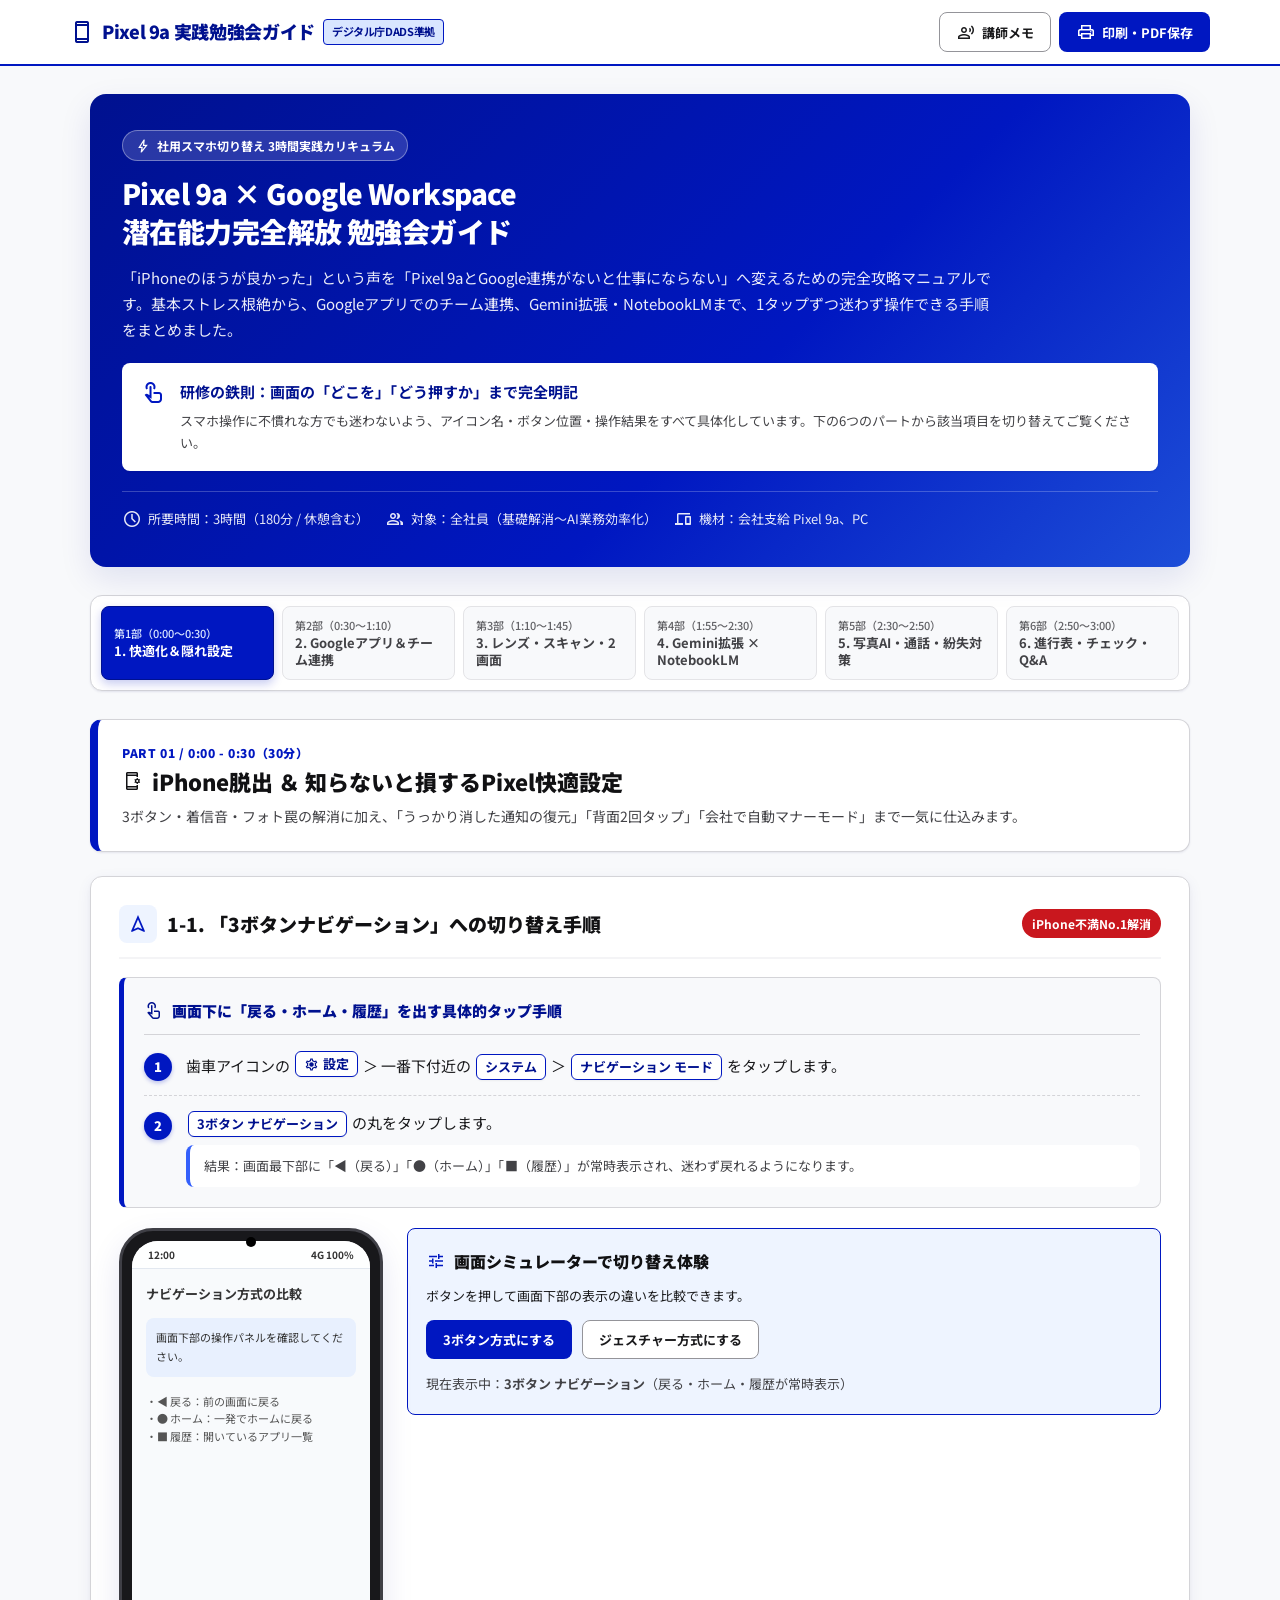
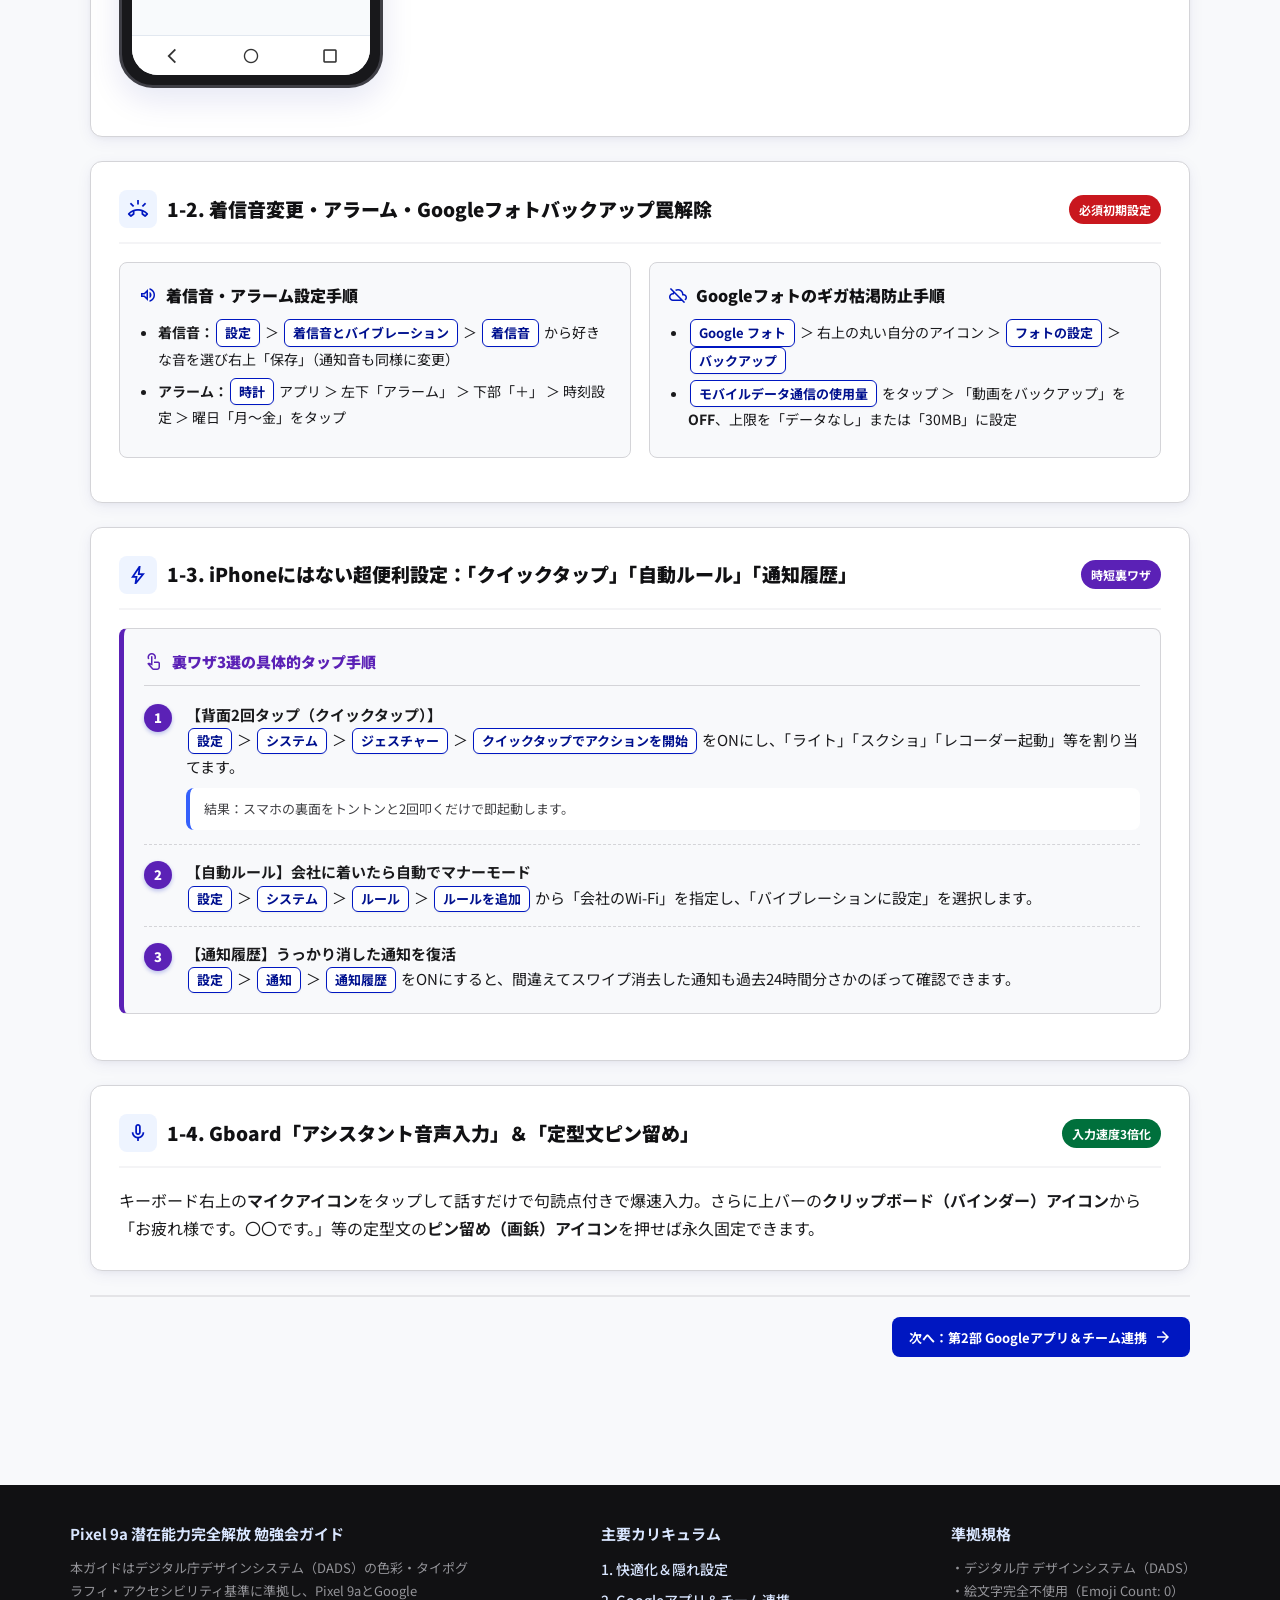
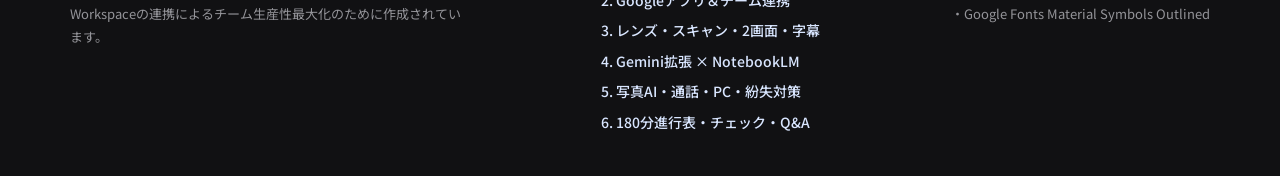
<file: pixel9a/index.html>
<!DOCTYPE html>
<html lang="ja">
<head>
  <meta charset="UTF-8">
  <meta name="viewport" content="width=device-width, initial-scale=1.0">
  <title>Pixel 9a 潜在能力完全解放 3時間実践勉強会ガイド | デジタル庁DADS準拠</title>
  <link rel="preconnect" href="https://fonts.googleapis.com">
  <link rel="preconnect" href="https://fonts.gstatic.com" crossorigin>
  <link href="https://fonts.googleapis.com/css2?family=Noto+Sans+JP:wght@400;500;700;900&display=swap" rel="stylesheet">
  <link href="https://fonts.googleapis.com/css2?family=Material+Symbols+Outlined:opsz,wght,FILL,GRAD@20..48,400..600,0..1,0" rel="stylesheet">
  <style>
    /* ==========================================================================
       Digital Agency Design System (DADS) Tokens & Modern Editorial System
       ========================================================================== */
    :root {
      /* DADS Core Palette */
      --dads-blue-1000: #00118F;
      --dads-blue-900: #0017C1;
      --dads-blue-800: #0027E8;
      --dads-blue-600: #3460FB;
      --dads-blue-100: #D9E6FF;
      --dads-blue-50: #EEF4FF;

      --dads-grey-950: #111113;
      --dads-grey-900: #1A1A1C;
      --dads-grey-700: #424246;
      --dads-grey-600: #626266;
      --dads-grey-400: #949499;
      --dads-grey-300: #D4D4D8;
      --dads-grey-200: #E4E4E7;
      --dads-grey-100: #F4F4F6;
      --dads-grey-50: #F8F9FB;
      --dads-white: #FFFFFF;

      /* DADS Semantic & High-Jump Accent Colors */
      --dads-red-900: #C9171E;
      --dads-red-50: #FEF2F2;
      --dads-yellow-900: #925600;
      --dads-yellow-50: #FFFBEB;
      --dads-green-900: #00703C;
      --dads-green-50: #ECFDF5;
      --dads-purple-900: #5B21B6;
      --dads-purple-50: #F5F3FF;
      --dads-teal-900: #0F766E;
      --dads-teal-50: #F0FDFA;

      --dads-focus-ring: #FF9900;

      --font-base: 'Noto Sans JP', -apple-system, BlinkMacSystemFont, 'Segoe UI', Roboto, sans-serif;
      --font-icon: 'Material Symbols Outlined';

      --shadow-sm: 0 1px 3px rgba(0, 17, 143, 0.05), 0 1px 2px rgba(0, 0, 0, 0.04);
      --shadow-md: 0 4px 16px rgba(0, 17, 143, 0.06), 0 2px 4px rgba(0, 0, 0, 0.03);
      --shadow-lg: 0 12px 32px rgba(0, 17, 143, 0.10);
      --radius-md: 8px;
      --radius-lg: 12px;
      --radius-xl: 16px;
    }

    * {
      box-sizing: border-box;
      margin: 0;
      padding: 0;
    }

    html {
      scroll-behavior: smooth;
    }

    body {
      font-family: var(--font-base);
      background-color: var(--dads-grey-50);
      color: var(--dads-grey-900);
      line-height: 1.75;
      font-size: 16px;
      -webkit-font-smoothing: antialiased;
    }

    a {
      color: var(--dads-blue-900);
      text-decoration: underline;
      text-underline-offset: 3px;
      font-weight: 500;
    }
    a:hover {
      color: var(--dads-blue-1000);
      text-decoration-thickness: 2px;
    }
    a:focus-visible, button:focus-visible, input:focus-visible {
      outline: 3px solid var(--dads-focus-ring);
      outline-offset: 2px;
    }

    .material-symbols-outlined {
      font-family: var(--font-icon);
      font-weight: normal;
      font-style: normal;
      font-size: 20px;
      line-height: 1;
      display: inline-block;
      text-transform: none;
      letter-spacing: normal;
      white-space: nowrap;
      vertical-align: middle;
    }

    /* ==========================================================================
       Header (Modern & Compact on Mobile)
       ========================================================================== */
    .dads-header {
      background-color: rgba(255, 255, 255, 0.96);
      backdrop-filter: blur(8px);
      border-bottom: 2px solid var(--dads-blue-900);
      padding: 12px 24px;
      position: sticky;
      top: 0;
      z-index: 1000;
    }
    .dads-header-inner {
      max-width: 1140px;
      margin: 0 auto;
      display: flex;
      justify-content: space-between;
      align-items: center;
      gap: 12px;
    }
    .dads-site-title {
      font-size: 18px;
      font-weight: 900;
      color: var(--dads-blue-1000);
      display: flex;
      align-items: center;
      gap: 8px;
      letter-spacing: -0.02em;
    }
    .dads-tag {
      background-color: var(--dads-blue-100);
      color: var(--dads-blue-1000);
      font-size: 11px;
      font-weight: 700;
      padding: 2px 8px;
      border-radius: 4px;
      border: 1px solid var(--dads-blue-900);
      white-space: nowrap;
    }
    .header-actions {
      display: flex;
      gap: 8px;
      align-items: center;
    }

    /* ==========================================================================
       Main Container & Modern Hero Block
       ========================================================================== */
    .dads-container {
      max-width: 1140px;
      margin: 0 auto;
      padding: 28px 20px 80px 20px;
    }

    .hero-block {
      background: linear-gradient(135deg, #00118F 0%, #0017C1 60%, #1D4ED8 100%);
      color: var(--dads-white);
      border-radius: var(--radius-xl);
      padding: 36px 32px;
      margin-bottom: 28px;
      box-shadow: var(--shadow-lg);
      position: relative;
      overflow: hidden;
    }
    .hero-eyebrow {
      display: inline-flex;
      align-items: center;
      gap: 6px;
      background-color: rgba(255, 255, 255, 0.16);
      border: 1px solid rgba(255, 255, 255, 0.35);
      color: var(--dads-white);
      font-size: 12px;
      font-weight: 700;
      padding: 4px 12px;
      border-radius: 999px;
      margin-bottom: 14px;
    }
    .hero-block h1 {
      font-size: 28px;
      font-weight: 900;
      color: var(--dads-white);
      margin-bottom: 14px;
      line-height: 1.35;
      letter-spacing: -0.02em;
    }
    .hero-lead {
      color: rgba(255, 255, 255, 0.92);
      font-size: 15px;
      margin-bottom: 20px;
      max-width: 880px;
    }
    .hero-callout {
      background-color: var(--dads-white);
      color: var(--dads-grey-900);
      border-radius: var(--radius-md);
      padding: 16px 20px;
      display: flex;
      gap: 14px;
      align-items: flex-start;
      box-shadow: var(--shadow-sm);
    }
    .hero-callout .material-symbols-outlined {
      color: var(--dads-blue-900);
      font-size: 24px;
      margin-top: 2px;
    }
    .hero-callout h4 {
      font-size: 15px;
      font-weight: 700;
      color: var(--dads-blue-1000);
      margin-bottom: 4px;
    }
    .hero-callout p {
      font-size: 13px;
      color: var(--dads-grey-700);
      margin: 0;
    }
    .hero-meta {
      display: flex;
      flex-wrap: wrap;
      gap: 16px;
      margin-top: 20px;
      padding-top: 16px;
      border-top: 1px solid rgba(255, 255, 255, 0.22);
      font-size: 13px;
      color: rgba(255, 255, 255, 0.9);
    }
    .hero-meta-item {
      display: flex;
      align-items: center;
      gap: 6px;
    }

    /* ==========================================================================
       Navigation Tabs (Desktop 6-col Grid / Mobile 2-col Pill Grid - NO Scroll Jump)
       ========================================================================== */
    .nav-anchor {
      scroll-margin-top: 76px;
    }
    .dads-tabs {
      display: grid;
      grid-template-columns: repeat(6, 1fr);
      gap: 8px;
      margin-bottom: 28px;
      background-color: var(--dads-white);
      padding: 10px;
      border-radius: var(--radius-lg);
      border: 1px solid var(--dads-grey-300);
      box-shadow: var(--shadow-sm);
    }
    .dads-tab {
      display: flex;
      flex-direction: column;
      align-items: flex-start;
      justify-content: center;
      padding: 10px 12px;
      background-color: var(--dads-grey-50);
      border: 1px solid var(--dads-grey-200);
      border-radius: var(--radius-md);
      color: var(--dads-grey-700);
      font-family: var(--font-base);
      font-size: 13px;
      font-weight: 700;
      cursor: pointer;
      text-align: left;
      transition: all 0.15s ease;
    }
    .dads-tab:hover {
      background-color: var(--dads-blue-50);
      border-color: var(--dads-blue-600);
      color: var(--dads-blue-900);
    }
    .dads-tab.active {
      background-color: var(--dads-blue-900);
      border-color: var(--dads-blue-1000);
      color: var(--dads-white);
      box-shadow: 0 4px 10px rgba(0, 23, 193, 0.22);
    }
    .dads-tab-time {
      font-size: 11px;
      font-weight: 500;
      color: var(--dads-grey-600);
      margin-bottom: 2px;
    }
    .dads-tab.active .dads-tab-time {
      color: var(--dads-blue-100);
    }
    .dads-tab-title {
      line-height: 1.3;
    }

    /* ==========================================================================
       Section & Cards (High Jump Rate & Clear Hierarchy)
       ========================================================================== */
    .part-section {
      display: none;
    }
    .part-section.active {
      display: block;
    }

    .section-header {
      background-color: var(--dads-white);
      border: 1px solid var(--dads-grey-300);
      border-left: 8px solid var(--dads-blue-900);
      padding: 22px 24px;
      margin-bottom: 24px;
      border-radius: var(--radius-lg);
      box-shadow: var(--shadow-sm);
    }
    .section-header.theme-teal { border-left-color: var(--dads-teal-900); }
    .section-header.theme-purple { border-left-color: var(--dads-purple-900); }
    .section-header.theme-green { border-left-color: var(--dads-green-900); }

    .section-kicker {
      font-size: 12px;
      font-weight: 900;
      text-transform: uppercase;
      letter-spacing: 0.05em;
      color: var(--dads-blue-900);
      margin-bottom: 4px;
      display: block;
    }
    .section-header.theme-teal .section-kicker { color: var(--dads-teal-900); }
    .section-header.theme-purple .section-kicker { color: var(--dads-purple-900); }
    .section-header.theme-green .section-kicker { color: var(--dads-green-900); }

    .section-header h2 {
      font-size: 22px;
      font-weight: 900;
      color: var(--dads-grey-950);
      margin-bottom: 8px;
      display: flex;
      align-items: center;
      gap: 10px;
      line-height: 1.35;
    }
    .section-header p {
      font-size: 14px;
      color: var(--dads-grey-700);
      margin: 0;
    }

    .dads-card {
      background-color: var(--dads-white);
      border: 1px solid var(--dads-grey-300);
      border-radius: var(--radius-lg);
      padding: 28px;
      margin-bottom: 24px;
      box-shadow: var(--shadow-md);
    }
    .dads-card-header {
      display: flex;
      align-items: center;
      justify-content: space-between;
      border-bottom: 2px solid var(--dads-grey-100);
      padding-bottom: 14px;
      margin-bottom: 18px;
      flex-wrap: wrap;
      gap: 10px;
    }
    .dads-card-title {
      font-size: 19px;
      font-weight: 900;
      color: var(--dads-grey-950);
      display: flex;
      align-items: center;
      gap: 10px;
      line-height: 1.4;
    }
    .dads-card-title .material-symbols-outlined {
      background-color: var(--dads-blue-50);
      color: var(--dads-blue-900);
      padding: 8px;
      border-radius: var(--radius-md);
      font-size: 22px;
    }

    /* High-Contrast Badges */
    .dads-badge {
      display: inline-flex;
      align-items: center;
      gap: 4px;
      font-size: 12px;
      font-weight: 700;
      padding: 4px 10px;
      border-radius: 999px;
      white-space: nowrap;
    }
    .dads-badge-critical {
      background-color: var(--dads-red-900);
      color: var(--dads-white);
    }
    .dads-badge-info {
      background-color: var(--dads-blue-900);
      color: var(--dads-white);
    }
    .dads-badge-success {
      background-color: var(--dads-green-900);
      color: var(--dads-white);
    }
    .dads-badge-pro {
      background-color: var(--dads-purple-900);
      color: var(--dads-white);
    }

    /* Step-by-Step Operation Box */
    .detailed-step-box {
      background-color: var(--dads-grey-50);
      border: 1px solid var(--dads-grey-300);
      border-left: 5px solid var(--dads-blue-900);
      border-radius: var(--radius-md);
      padding: 20px;
      margin: 18px 0;
    }
    .detailed-step-box.accent-purple { border-left-color: var(--dads-purple-900); }
    .detailed-step-box.accent-green { border-left-color: var(--dads-green-900); }

    .detailed-step-header {
      font-size: 15px;
      font-weight: 900;
      color: var(--dads-blue-1000);
      display: flex;
      align-items: center;
      gap: 8px;
      margin-bottom: 16px;
      padding-bottom: 10px;
      border-bottom: 1px solid var(--dads-grey-300);
    }
    .detailed-step-box.accent-purple .detailed-step-header { color: var(--dads-purple-900); }
    .detailed-step-box.accent-green .detailed-step-header { color: var(--dads-green-900); }

    .substep-list {
      list-style: none;
      padding: 0;
      margin: 0;
    }
    .substep-item {
      display: flex;
      align-items: flex-start;
      gap: 14px;
      margin-bottom: 14px;
      padding-bottom: 14px;
      border-bottom: 1px dashed var(--dads-grey-300);
      font-size: 15px;
      line-height: 1.7;
    }
    .substep-item:last-child {
      margin-bottom: 0;
      padding-bottom: 0;
      border-bottom: none;
    }
    .substep-num {
      width: 28px;
      height: 28px;
      background-color: var(--dads-blue-900);
      color: var(--dads-white);
      border-radius: 50%;
      display: flex;
      align-items: center;
      justify-content: center;
      font-size: 13px;
      font-weight: 900;
      flex-shrink: 0;
      margin-top: 2px;
      box-shadow: 0 2px 4px rgba(0, 23, 193, 0.25);
    }
    .detailed-step-box.accent-purple .substep-num { background-color: var(--dads-purple-900); }
    .detailed-step-box.accent-green .substep-num { background-color: var(--dads-green-900); }

    .substep-text {
      flex: 1;
    }
    .substep-ui-tag {
      display: inline-flex;
      align-items: center;
      gap: 4px;
      background-color: var(--dads-white);
      border: 1.5px solid var(--dads-blue-900);
      padding: 1px 8px;
      border-radius: 6px;
      font-weight: 700;
      color: var(--dads-blue-1000);
      font-size: 13px;
      margin: 0 2px;
      box-shadow: 0 1px 2px rgba(0, 0, 0, 0.05);
    }
    .substep-ui-tag .material-symbols-outlined {
      font-size: 15px;
    }
    .substep-screen-note {
      display: block;
      font-size: 13px;
      color: var(--dads-grey-700);
      margin-top: 8px;
      background-color: var(--dads-white);
      padding: 10px 14px;
      border-radius: var(--radius-md);
      border-left: 4px solid var(--dads-blue-600);
    }

    /* Two-Column Grids */
    .two-col-grid {
      display: grid;
      grid-template-columns: 1fr 1fr;
      gap: 18px;
      margin: 16px 0;
    }
    .col-box {
      background-color: var(--dads-grey-50);
      border: 1px solid var(--dads-grey-300);
      border-radius: var(--radius-md);
      padding: 18px;
    }
    .col-box.primary {
      border-color: var(--dads-blue-900);
      background-color: var(--dads-blue-50);
    }
    .col-box h4 {
      font-size: 16px;
      font-weight: 900;
      margin-bottom: 10px;
      color: var(--dads-grey-950);
      display: flex;
      align-items: center;
      gap: 8px;
    }
    .col-box h4 .material-symbols-outlined {
      color: var(--dads-blue-900);
    }
    .col-box ol, .col-box ul {
      padding-left: 20px;
      font-size: 14px;
      line-height: 1.8;
    }
    .col-box li {
      margin-bottom: 6px;
    }

    /* DADS Alerts */
    .dads-alert {
      padding: 16px 18px;
      border-radius: var(--radius-md);
      margin: 16px 0;
      display: flex;
      gap: 12px;
      align-items: flex-start;
      font-size: 14px;
    }
    .dads-alert-info {
      background-color: var(--dads-blue-50);
      border: 1px solid var(--dads-blue-100);
      border-left: 5px solid var(--dads-blue-900);
    }
    .dads-alert-info .material-symbols-outlined { color: var(--dads-blue-900); }
    .dads-alert-content h4 {
      font-size: 15px;
      font-weight: 700;
      margin-bottom: 4px;
    }

    /* Pixel Simulator */
    .simulator-wrapper {
      display: flex;
      gap: 24px;
      align-items: flex-start;
      margin: 20px 0;
      flex-wrap: wrap;
    }
    .phone-mockup {
      width: 264px;
      height: 460px;
      background-color: #18181B;
      border-radius: 34px;
      padding: 10px;
      box-shadow: var(--shadow-lg);
      position: relative;
      flex-shrink: 0;
      border: 3px solid #3F3F46;
    }
    .phone-screen {
      width: 100%;
      height: 100%;
      background-color: #F8FAFC;
      border-radius: 26px;
      overflow: hidden;
      position: relative;
      display: flex;
      flex-direction: column;
      font-size: 12px;
      color: #333;
    }
    .phone-notch {
      position: absolute;
      top: 6px;
      left: 50%;
      transform: translateX(-50%);
      width: 10px;
      height: 10px;
      background-color: #000;
      border-radius: 50%;
      z-index: 10;
    }
    .phone-status-bar {
      height: 28px;
      display: flex;
      justify-content: space-between;
      align-items: center;
      padding: 0 16px;
      font-size: 10px;
      font-weight: 700;
      background: rgba(255,255,255,0.92);
      border-bottom: 1px solid #E2E8F0;
    }
    .phone-content {
      flex: 1;
      padding: 14px;
      overflow-y: auto;
      display: flex;
      flex-direction: column;
      gap: 8px;
    }
    .phone-bottom-nav {
      height: 40px;
      display: flex;
      justify-content: space-around;
      align-items: center;
      background-color: #FFF;
      border-top: 1px solid #E2E8F0;
    }
    .gesture-bar {
      width: 80px;
      height: 4px;
      background-color: #64748B;
      border-radius: 2px;
      margin: 16px auto 8px auto;
    }
    .simulator-controls {
      flex: 1;
      min-width: 260px;
    }

    /* Tables */
    .dads-table-wrap {
      overflow-x: auto;
      margin: 16px 0;
      border: 1px solid var(--dads-grey-300);
      border-radius: var(--radius-md);
    }
    .dads-table {
      width: 100%;
      border-collapse: collapse;
      text-align: left;
      font-size: 14px;
      background-color: var(--dads-white);
    }
    .dads-table th {
      background-color: var(--dads-blue-1000);
      color: var(--dads-white);
      font-weight: 700;
      padding: 12px 14px;
      border-right: 1px solid rgba(255,255,255,0.2);
    }
    .dads-table td {
      padding: 14px;
      border-bottom: 1px solid var(--dads-grey-200);
      border-right: 1px solid var(--dads-grey-200);
      vertical-align: top;
    }
    .dads-table tr:last-child td { border-bottom: none; }
    .dads-table tr:hover { background-color: var(--dads-blue-50); }

    /* Accordion */
    .dads-accordion {
      border: 1px solid var(--dads-grey-300);
      border-radius: var(--radius-md);
      margin-bottom: 12px;
      background-color: var(--dads-white);
      overflow: hidden;
    }
    .dads-accordion-trigger {
      width: 100%;
      text-align: left;
      padding: 16px 18px;
      background: none;
      border: none;
      font-family: var(--font-base);
      font-size: 15px;
      font-weight: 700;
      color: var(--dads-grey-950);
      display: flex;
      justify-content: space-between;
      align-items: center;
      gap: 12px;
      cursor: pointer;
    }
    .dads-accordion-trigger:hover {
      background-color: var(--dads-blue-50);
      color: var(--dads-blue-900);
    }
    .dads-accordion-body {
      padding: 16px 18px;
      border-top: 1px solid var(--dads-grey-200);
      background-color: var(--dads-grey-50);
      font-size: 14px;
      color: var(--dads-grey-700);
      display: none;
    }
    .dads-accordion.open .dads-accordion-body { display: block; }
    .dads-accordion.open .dads-accordion-trigger .chevron { transform: rotate(180deg); }
    .chevron { transition: transform 0.2s ease; flex-shrink: 0; }

    /* Checklist */
    .checklist-item {
      display: flex;
      align-items: flex-start;
      gap: 12px;
      padding: 14px 16px;
      border-radius: var(--radius-md);
      background-color: var(--dads-grey-50);
      margin-bottom: 10px;
      border: 1px solid var(--dads-grey-300);
      cursor: pointer;
      user-select: none;
      font-size: 14px;
      transition: all 0.15s ease;
    }
    .checklist-item:hover { background-color: var(--dads-blue-50); border-color: var(--dads-blue-600); }
    .checklist-item.checked {
      background-color: var(--dads-green-50);
      border-color: var(--dads-green-900);
      text-decoration: line-through;
      color: var(--dads-grey-600);
    }
    .checklist-item input[type="checkbox"] {
      margin-top: 3px;
      width: 18px;
      height: 18px;
      flex-shrink: 0;
      cursor: pointer;
    }

    /* Instructor Notes */
    .instructor-note {
      background-color: var(--dads-purple-50);
      border: 1px solid #DDD6FE;
      border-left: 5px solid var(--dads-purple-900);
      padding: 14px 16px;
      border-radius: var(--radius-md);
      margin: 14px 0;
      font-size: 13px;
      display: none;
    }
    .instructor-note.visible { display: block; }
    .instructor-header {
      font-weight: 700;
      color: var(--dads-purple-900);
      display: flex;
      align-items: center;
      gap: 6px;
      margin-bottom: 4px;
    }

    /* Buttons */
    .dads-btn {
      display: inline-flex;
      align-items: center;
      justify-content: center;
      gap: 6px;
      font-family: var(--font-base);
      font-size: 13px;
      font-weight: 700;
      padding: 9px 16px;
      border-radius: var(--radius-md);
      cursor: pointer;
      border: 1px solid transparent;
      text-decoration: none;
      transition: all 0.15s ease;
      white-space: nowrap;
    }
    .dads-btn-primary {
      background-color: var(--dads-blue-900);
      color: var(--dads-white);
    }
    .dads-btn-primary:hover {
      background-color: var(--dads-blue-1000);
      color: var(--dads-white);
    }
    .dads-btn-secondary {
      background-color: var(--dads-white);
      color: var(--dads-grey-900);
      border-color: var(--dads-grey-400);
    }
    .dads-btn-secondary:hover {
      background-color: var(--dads-grey-100);
      border-color: var(--dads-grey-900);
    }

    /* Bottom Part Navigation (Next / Prev without going to page top) */
    .part-pager {
      display: flex;
      justify-content: space-between;
      align-items: center;
      gap: 12px;
      margin-top: 24px;
      padding-top: 20px;
      border-top: 2px solid var(--dads-grey-200);
      flex-wrap: wrap;
    }

    /* Footer */
    .dads-footer {
      background-color: var(--dads-grey-950);
      color: var(--dads-white);
      padding: 36px 24px;
      font-size: 14px;
      margin-top: 48px;
    }
    .dads-footer-inner {
      max-width: 1140px;
      margin: 0 auto;
      display: flex;
      justify-content: space-between;
      flex-wrap: wrap;
      gap: 24px;
    }
    .dads-footer-col h5 {
      font-size: 15px;
      margin-bottom: 10px;
      color: var(--dads-blue-100);
    }
    .dads-footer-col ul { list-style: none; }
    .dads-footer-col li { margin-bottom: 6px; }
    .dads-footer a { color: var(--dads-blue-100); text-decoration: none; }
    .dads-footer a:hover { text-decoration: underline; }

    /* ==========================================================================
       Mobile Readability Optimization (<= 768px)
       ========================================================================== */
    @media (max-width: 960px) {
      .dads-tabs {
        grid-template-columns: repeat(3, 1fr);
      }
    }

    @media (max-width: 768px) {
      .dads-header {
        padding: 10px 14px;
      }
      .dads-header-inner {
        flex-wrap: wrap;
        gap: 8px;
      }
      .dads-site-title {
        font-size: 16px;
        flex: 1 1 auto;
      }
      .dads-tag {
        display: none;
      }
      .btn-label-desktop {
        display: none;
      }
      .dads-btn {
        padding: 7px 10px;
        font-size: 12px;
      }
      .dads-container {
        padding: 14px 12px 64px 12px;
      }
      .hero-block {
        padding: 20px 16px;
        border-radius: var(--radius-lg);
      }
      .hero-block h1 {
        font-size: 20px;
      }
      .hero-lead {
        font-size: 14px;
      }
      .hero-callout {
        padding: 14px;
        gap: 10px;
      }
      /* Mobile 2-col clean grid for tabs - ZERO horizontal scroll frustration! */
      .dads-tabs {
        grid-template-columns: 1fr 1fr;
        gap: 6px;
        padding: 8px;
      }
      .dads-tab {
        padding: 10px;
        font-size: 12px;
      }
      .dads-tab-time {
        font-size: 10px;
      }
      .section-header {
        padding: 16px;
      }
      .section-header h2 {
        font-size: 18px;
      }
      .dads-card {
        padding: 18px 14px;
        margin-bottom: 18px;
      }
      .dads-card-title {
        font-size: 16px;
      }
      .two-col-grid {
        grid-template-columns: 1fr;
        gap: 14px;
      }
      .detailed-step-box {
        padding: 14px 12px;
      }
      .substep-item {
        font-size: 14px;
        gap: 10px;
      }
      .phone-mockup {
        margin: 0 auto;
      }
      .simulator-wrapper {
        flex-direction: column;
        align-items: center;
      }
      .simulator-controls {
        width: 100%;
      }
      /* Mobile friendly stacked table */
      .dads-table thead {
        display: none;
      }
      .dads-table, .dads-table tbody, .dads-table tr, .dads-table td {
        display: block;
        width: 100%;
      }
      .dads-table tr {
        margin-bottom: 12px;
        border: 1px solid var(--dads-grey-300);
        border-radius: var(--radius-md);
        overflow: hidden;
      }
      .dads-table td {
        border-right: none;
        padding: 10px 12px;
      }
    }

    @media print {
      .dads-header, .dads-tabs, .header-actions, .dads-btn, .phone-mockup, .part-pager {
        display: none !important;
      }
      .part-section {
        display: block !important;
      }
    }
  </style>
</head>
<body>

  <!-- DADS Header -->
  <header class="dads-header">
    <div class="dads-header-inner">
      <div class="dads-site-title">
        <span class="material-symbols-outlined" style="font-size: 24px;">smartphone</span>
        <span>Pixel 9a 実践勉強会ガイド</span>
        <span class="dads-tag">デジタル庁DADS準拠</span>
      </div>
      <div class="header-actions">
        <button type="button" class="dads-btn dads-btn-secondary" id="toggleInstructorBtn" onclick="toggleInstructorNotes()">
          <span class="material-symbols-outlined">record_voice_over</span>
          <span id="instructorBtnText">講師メモ</span>
        </button>
        <button type="button" class="dads-btn dads-btn-primary" onclick="window.print()">
          <span class="material-symbols-outlined">print</span>
          <span class="btn-label-desktop">印刷・PDF保存</span>
        </button>
      </div>
    </div>
  </header>

  <main class="dads-container">

    <!-- Modern High-Contrast Hero Block -->
    <section class="hero-block">
      <div class="hero-eyebrow">
        <span class="material-symbols-outlined" style="font-size: 16px;">bolt</span>
        社用スマホ切り替え 3時間実践カリキュラム
      </div>
      <h1>Pixel 9a × Google Workspace<br>潜在能力完全解放 勉強会ガイド</h1>
      <p class="hero-lead">
        「iPhoneのほうが良かった」という声を「Pixel 9aとGoogle連携がないと仕事にならない」へ変えるための完全攻略マニュアルです。基本ストレス根絶から、Googleアプリでのチーム連携、Gemini拡張・NotebookLMまで、1タップずつ迷わず操作できる手順をまとめました。
      </p>

      <div class="hero-callout">
        <span class="material-symbols-outlined">touch_app</span>
        <div>
          <h4>研修の鉄則：画面の「どこを」「どう押すか」まで完全明記</h4>
          <p>スマホ操作に不慣れな方でも迷わないよう、アイコン名・ボタン位置・操作結果をすべて具体化しています。下の6つのパートから該当項目を切り替えてご覧ください。</p>
        </div>
      </div>

      <div class="hero-meta">
        <div class="hero-meta-item">
          <span class="material-symbols-outlined">schedule</span>
          所要時間：3時間（180分 / 休憩含む）
        </div>
        <div class="hero-meta-item">
          <span class="material-symbols-outlined">group</span>
          対象：全社員（基礎解消〜AI業務効率化）
        </div>
        <div class="hero-meta-item">
          <span class="material-symbols-outlined">devices</span>
          機材：会社支給 Pixel 9a、PC
        </div>
      </div>
    </section>

    <!-- Navigation Anchor (Tabs stay right here without scrolling to page top) -->
    <div id="tabNavAnchor" class="nav-anchor"></div>
    <nav class="dads-tabs" aria-label="勉強会パート選択">
      <button type="button" class="dads-tab active" onclick="showPart('part1', this)">
        <span class="dads-tab-time">第1部（0:00〜0:30）</span>
        <span class="dads-tab-title">1. 快適化＆隠れ設定</span>
      </button>
      <button type="button" class="dads-tab" onclick="showPart('part2', this)">
        <span class="dads-tab-time">第2部（0:30〜1:10）</span>
        <span class="dads-tab-title">2. Googleアプリ＆チーム連携</span>
      </button>
      <button type="button" class="dads-tab" onclick="showPart('part3', this)">
        <span class="dads-tab-time">第3部（1:10〜1:45）</span>
        <span class="dads-tab-title">3. レンズ・スキャン・2画面</span>
      </button>
      <button type="button" class="dads-tab" onclick="showPart('part4', this)">
        <span class="dads-tab-time">第4部（1:55〜2:30）</span>
        <span class="dads-tab-title">4. Gemini拡張 × NotebookLM</span>
      </button>
      <button type="button" class="dads-tab" onclick="showPart('part5', this)">
        <span class="dads-tab-time">第5部（2:30〜2:50）</span>
        <span class="dads-tab-title">5. 写真AI・通話・紛失対策</span>
      </button>
      <button type="button" class="dads-tab" onclick="showPart('part6', this)">
        <span class="dads-tab-time">第6部（2:50〜3:00）</span>
        <span class="dads-tab-title">6. 進行表・チェック・Q&amp;A</span>
      </button>
    </nav>

    <!-- =====================================================================
         PART 1: iPhone脱出＆隠れ快適設定 (0:00 - 0:30)
         ===================================================================== -->
    <section id="part1" class="part-section active">
      <div class="section-header">
        <span class="section-kicker">PART 01 / 0:00 - 0:30（30分）</span>
        <h2>
          <span class="material-symbols-outlined">phonelink_setup</span>
          iPhone脱出 ＆ 知らないと損するPixel快適設定
        </h2>
        <p>3ボタン・着信音・フォト罠の解消に加え、「うっかり消した通知の復元」「背面2回タップ」「会社で自動マナーモード」まで一気に仕込みます。</p>
      </div>

      <!-- Card 1-1 -->
      <article class="dads-card">
        <div class="dads-card-header">
          <div class="dads-card-title">
            <span class="material-symbols-outlined">navigation</span>
            1-1. 「3ボタンナビゲーション」への切り替え手順
          </div>
          <span class="dads-badge dads-badge-critical">iPhone不満No.1解消</span>
        </div>

        <div class="detailed-step-box">
          <div class="detailed-step-header">
            <span class="material-symbols-outlined">touch_app</span>
            画面下に「戻る・ホーム・履歴」を出す具体的タップ手順
          </div>
          <ul class="substep-list">
            <li class="substep-item">
              <span class="substep-num">1</span>
              <div class="substep-text">
                歯車アイコンの <span class="substep-ui-tag"><span class="material-symbols-outlined">settings</span> 設定</span> ＞ 一番下付近の <span class="substep-ui-tag">システム</span> ＞ <span class="substep-ui-tag">ナビゲーション モード</span> をタップします。
              </div>
            </li>
            <li class="substep-item">
              <span class="substep-num">2</span>
              <div class="substep-text">
                <span class="substep-ui-tag">3ボタン ナビゲーション</span> の丸をタップします。
                <span class="substep-screen-note">結果：画面最下部に「◀（戻る）」「●（ホーム）」「■（履歴）」が常時表示され、迷わず戻れるようになります。</span>
              </div>
            </li>
          </ul>
        </div>

        <div class="simulator-wrapper">
          <div class="phone-mockup">
            <div class="phone-notch"></div>
            <div class="phone-screen">
              <div class="phone-status-bar">
                <span>12:00</span>
                <span>4G 100%</span>
              </div>
              <div class="phone-content">
                <div style="font-weight: 700; font-size: 13px; margin-bottom: 4px;">ナビゲーション方式の比較</div>
                <div style="background: #E8F0FE; padding: 10px; border-radius: 8px; font-size: 11px;">
                  画面下部の操作パネルを確認してください。
                </div>
                <div style="margin-top: 8px; font-size: 11px; color: #555; line-height: 1.6;">
                  ・◀ 戻る：前の画面に戻る<br>
                  ・● ホーム：一発でホームに戻る<br>
                  ・■ 履歴：開いているアプリ一覧
                </div>
              </div>
              <div class="phone-bottom-nav" id="simNavBottom">
                <span class="material-symbols-outlined" style="font-size: 18px;">arrow_back_ios_new</span>
                <span class="material-symbols-outlined" style="font-size: 18px;">circle</span>
                <span class="material-symbols-outlined" style="font-size: 18px;">crop_square</span>
              </div>
            </div>
          </div>
          <div class="simulator-controls">
            <div class="col-box primary">
              <h4>
                <span class="material-symbols-outlined">tune</span>
                画面シミュレーターで切り替え体験
              </h4>
              <p style="font-size: 13px; margin-bottom: 12px;">ボタンを押して画面下部の表示の違いを比較できます。</p>
              <div style="display: flex; gap: 10px; flex-wrap: wrap;">
                <button type="button" class="dads-btn dads-btn-primary" onclick="setSimNav('3button')">3ボタン方式にする</button>
                <button type="button" class="dads-btn dads-btn-secondary" onclick="setSimNav('gesture')">ジェスチャー方式にする</button>
              </div>
              <div id="simNavExpl" style="margin-top: 14px; font-size: 13px; color: var(--dads-grey-700);">
                現在表示中：<strong>3ボタン ナビゲーション</strong>（戻る・ホーム・履歴が常時表示）
              </div>
            </div>
          </div>
        </div>
      </article>

      <!-- Card 1-2 -->
      <article class="dads-card">
        <div class="dads-card-header">
          <div class="dads-card-title">
            <span class="material-symbols-outlined">ring_volume</span>
            1-2. 着信音変更・アラーム・Googleフォトバックアップ罠解除
          </div>
          <span class="dads-badge dads-badge-critical">必須初期設定</span>
        </div>

        <div class="two-col-grid">
          <div class="col-box">
            <h4>
              <span class="material-symbols-outlined">volume_up</span>
              着信音・アラーム設定手順
            </h4>
            <ul>
              <li><strong>着信音：</strong><span class="substep-ui-tag">設定</span> ＞ <span class="substep-ui-tag">着信音とバイブレーション</span> ＞ <span class="substep-ui-tag">着信音</span> から好きな音を選び右上「保存」（通知音も同様に変更）</li>
              <li><strong>アラーム：</strong><span class="substep-ui-tag">時計</span> アプリ ＞ 左下「アラーム」 ＞ 下部「＋」 ＞ 時刻設定 ＞ 曜日「月〜金」をタップ</li>
            </ul>
          </div>
          <div class="col-box">
            <h4>
              <span class="material-symbols-outlined">cloud_off</span>
              Googleフォトのギガ枯渇防止手順
            </h4>
            <ul>
              <li><span class="substep-ui-tag">Google フォト</span> ＞ 右上の丸い自分のアイコン ＞ <span class="substep-ui-tag">フォトの設定</span> ＞ <span class="substep-ui-tag">バックアップ</span></li>
              <li><span class="substep-ui-tag">モバイルデータ通信の使用量</span> をタップ ＞ 「動画をバックアップ」を<strong>OFF</strong>、上限を「データなし」または「30MB」に設定</li>
            </ul>
          </div>
        </div>
      </article>

      <!-- Card 1-3 -->
      <article class="dads-card">
        <div class="dads-card-header">
          <div class="dads-card-title">
            <span class="material-symbols-outlined">bolt</span>
            1-3. iPhoneにはない超便利設定：「クイックタップ」「自動ルール」「通知履歴」
          </div>
          <span class="dads-badge dads-badge-pro">時短裏ワザ</span>
        </div>

        <div class="detailed-step-box accent-purple">
          <div class="detailed-step-header">
            <span class="material-symbols-outlined">touch_app</span>
            裏ワザ3選の具体的タップ手順
          </div>
          <ul class="substep-list">
            <li class="substep-item">
              <span class="substep-num">1</span>
              <div class="substep-text">
                <strong>【背面2回タップ（クイックタップ）】</strong><br>
                <span class="substep-ui-tag">設定</span> ＞ <span class="substep-ui-tag">システム</span> ＞ <span class="substep-ui-tag">ジェスチャー</span> ＞ <span class="substep-ui-tag">クイックタップでアクションを開始</span> をONにし、「ライト」「スクショ」「レコーダー起動」等を割り当てます。
                <span class="substep-screen-note">結果：スマホの裏面をトントンと2回叩くだけで即起動します。</span>
              </div>
            </li>
            <li class="substep-item">
              <span class="substep-num">2</span>
              <div class="substep-text">
                <strong>【自動ルール】会社に着いたら自動でマナーモード</strong><br>
                <span class="substep-ui-tag">設定</span> ＞ <span class="substep-ui-tag">システム</span> ＞ <span class="substep-ui-tag">ルール</span> ＞ <span class="substep-ui-tag">ルールを追加</span> から「会社のWi-Fi」を指定し、「バイブレーションに設定」を選択します。
              </div>
            </li>
            <li class="substep-item">
              <span class="substep-num">3</span>
              <div class="substep-text">
                <strong>【通知履歴】うっかり消した通知を復活</strong><br>
                <span class="substep-ui-tag">設定</span> ＞ <span class="substep-ui-tag">通知</span> ＞ <span class="substep-ui-tag">通知履歴</span> をONにすると、間違えてスワイプ消去した通知も過去24時間分さかのぼって確認できます。
              </div>
            </li>
          </ul>
        </div>
      </article>

      <!-- Card 1-4 -->
      <article class="dads-card">
        <div class="dads-card-header">
          <div class="dads-card-title">
            <span class="material-symbols-outlined">keyboard_voice</span>
            1-4. Gboard「アシスタント音声入力」＆「定型文ピン留め」
          </div>
          <span class="dads-badge dads-badge-success">入力速度3倍化</span>
        </div>
        <p>キーボード右上の<strong>マイクアイコン</strong>をタップして話すだけで句読点付きで爆速入力。さらに上バーの<strong>クリップボード（バインダー）アイコン</strong>から「お疲れ様です。〇〇です。」等の定型文の<strong>ピン留め（画鋲）アイコン</strong>を押せば永久固定できます。</p>
      </article>

      <div class="part-pager">
        <span></span>
        <button type="button" class="dads-btn dads-btn-primary" onclick="switchPartSmooth('part2')">
          次へ：第2部 Googleアプリ＆チーム連携
          <span class="material-symbols-outlined">arrow_forward</span>
        </button>
      </div>
    </section>


    <!-- =====================================================================
         PART 2: Googleアプリ徹底活用＆チーム生産性爆上げ (0:30 - 1:10)
         ===================================================================== -->
    <section id="part2" class="part-section">
      <div class="section-header theme-teal">
        <span class="section-kicker">PART 02 / 0:30 - 1:10（40分）</span>
        <h2>
          <span class="material-symbols-outlined">workspaces</span>
          Googleアプリ徹底活用 ＆ チーム生産性爆上げ連携
        </h2>
        <p>Googleギャラリー、Keep、カレンダー、Gmail、Chrome、Googleマップを組み合わせ、個人の連絡からチームの日程調整・情報共有・外回り業務まで一気に加速させます。</p>
      </div>

      <!-- Card 2-1 -->
      <article class="dads-card">
        <div class="dads-card-header">
          <div class="dads-card-title">
            <span class="material-symbols-outlined">photo_library</span>
            2-1. 写真閲覧の新常識：「Google ギャラリー」と「Google フォト」の使い分け
          </div>
          <span class="dads-badge dads-badge-critical">オフライン爆速閲覧</span>
        </div>
        <div class="two-col-grid">
          <div class="col-box primary">
            <h4><span class="material-symbols-outlined">folder_open</span> 「ギャラリー（Gallery）」を使う場面</h4>
            <p style="font-size: 14px; margin-bottom: 8px;">通信量ゼロで、端末内の写真だけ（「カメラ」「Screenshots」「Download」「LINE」等のフォルダ別）をサクッと見たい時。</p>
            <p style="font-size: 13px; color: var(--dads-grey-700);"><strong>操作：</strong>Playストアで「ギャラリー Google」を入れて開き、右下の <span class="substep-ui-tag">フォルダ</span> タブをタップ。上部の「書類」「人」タグでオフライン自動絞り込みも可能。</p>
          </div>
          <div class="col-box">
            <h4><span class="material-symbols-outlined">auto_fix_high</span> 「Google フォト」を使う場面</h4>
            <p style="font-size: 14px;">消しゴムマジックや編集マジック、ベストテイクなどのAI編集をする時や、チーム共有アルバムを見る時。</p>
          </div>
        </div>
      </article>

      <!-- Card 2-2 -->
      <article class="dads-card">
        <div class="dads-card-header">
          <div class="dads-card-title">
            <span class="material-symbols-outlined">lightbulb</span>
            2-2. Google Keep：チーム共有リスト ＆ ホワイトボード文字抽出連携
          </div>
          <span class="dads-badge dads-badge-pro">チーム生産性爆上げ</span>
        </div>

        <div class="detailed-step-box accent-green">
          <div class="detailed-step-header">
            <span class="material-symbols-outlined">group_add</span>
            チーム共有・画像テキスト抽出・Googleドキュメント化の具体手順
          </div>
          <ul class="substep-list">
            <li class="substep-item">
              <span class="substep-num">1</span>
              <div class="substep-text">
                <strong>【共同編集で共有掲示板】</strong><span class="substep-ui-tag">Google Keep</span> でチェックリストを作成 ＞ 右下の <strong>「︙」</strong> ＞ <span class="substep-ui-tag">共同編集者</span> ＞ 同僚のメールアドレスを入力して「保存」。
                <span class="substep-screen-note">結果：誰かが完了チェックを入れると全員のスマホ・PCにリアルタイムで即同期されます。</span>
              </div>
            </li>
            <li class="substep-item">
              <span class="substep-num">2</span>
              <div class="substep-text">
                <strong>【ホワイトボード文字抽出】</strong>メモ左下「＋」＞ <span class="substep-ui-tag">写真を撮る</span> でホワイトボードや名刺を撮影 ＞ 画像をタップして全画面表示 ＞ 右上の <strong>「︙」</strong> ＞ <span class="substep-ui-tag">画像のテキストを抽出</span> をタップします。
              </div>
            </li>
            <li class="substep-item">
              <span class="substep-num">3</span>
              <div class="substep-text">
                <strong>【ドキュメント化】</strong>そのままメモ右下の「︙」＞ <span class="substep-ui-tag">送信</span> ＞ <span class="substep-ui-tag">Google ドキュメントにコピー</span> で報告書へ直行します。
              </div>
            </li>
          </ul>
        </div>
      </article>

      <!-- Card 2-3 -->
      <article class="dads-card">
        <div class="dads-card-header">
          <div class="dads-card-title">
            <span class="material-symbols-outlined">calendar_month</span>
            2-3. カレンダー「空き時間重ね」× Gmail「タスク追加」× Chrome「タブ送信」
          </div>
          <span class="dads-badge dads-badge-pro">日程調整・対応漏れゼロ</span>
        </div>

        <div class="two-col-grid">
          <div class="col-box primary">
            <h4><span class="material-symbols-outlined">event_available</span> カレンダー：全員の空き時間一発特定</h4>
            <ol>
              <li><span class="substep-ui-tag">カレンダー</span> ＞ 右下「＋」＞「予定」</li>
              <li><span class="substep-ui-tag">ユーザーを追加</span> で参加メンバーを選択</li>
              <li>すぐ下の <span class="substep-ui-tag">空いている時間を表示</span> をタップすると全員が空いている候補日時が自動提案される</li>
              <li><span class="substep-ui-tag">Google Meet のビデオ会議を追加</span> をタップ ＞「保存」でURL付き招待完了</li>
            </ol>
          </div>
          <div class="col-box">
            <h4><span class="material-symbols-outlined">sync_alt</span> Gmailタスク化 ＆ Chrome/Password連携</h4>
            <ul>
              <li><strong>Gmailタスク化：</strong>メールを開き右上「︙」＞ <span class="substep-ui-tag">タスクに追加</span> でリンク付きToDo登録</li>
              <li><strong>PC Chromeから送信：</strong>PCのChrome共有アイコン ＞ <span class="substep-ui-tag">あなたのデバイスに送信</span> ＞「Pixel 9a」で外出先へ1秒転送</li>
              <li><strong>パスワード自動入力：</strong>GoogleパスワードマネージャーがChromeとアプリで同期しログイン入力が不要に</li>
            </ul>
          </div>
        </div>
      </article>

      <!-- Card 2-4 -->
      <article class="dads-card">
        <div class="dads-card-header">
          <div class="dads-card-title">
            <span class="material-symbols-outlined">explore</span>
            2-4. Googleマップ：AR道案内（ライブビュー）・共有リスト・タイムライン日報
          </div>
          <span class="dads-badge dads-badge-success">外回り・方向音痴救済</span>
        </div>

        <div class="detailed-step-box">
          <div class="detailed-step-header">
            <span class="material-symbols-outlined">touch_app</span>
            迷わない・忘れない・チームで共有するGoogleマップ活用手順
          </div>
          <ul class="substep-list">
            <li class="substep-item">
              <span class="substep-num">1</span>
              <div class="substep-text">
                <strong>【ARライブビュー（方向音痴の完全解消）】</strong>徒歩ナビ開始後、画面左下にある <span class="substep-ui-tag">ライブビュー（ピンと四角のアイコン）</span> をタップしてスマホを街並みにかざします。
                <span class="substep-screen-note">結果：実際の風景の上に巨大な青い矢印と「あと50mで右折」という看板がAR表示され、駅出口で逆方向に歩くミスがゼロになります。</span>
              </div>
            </li>
            <li class="substep-item">
              <span class="substep-num">2</span>
              <div class="substep-text">
                <strong>【訪問先リストのチーム共有】</strong>Googleマップ下部 <span class="substep-ui-tag">保存済み</span> ＞「＋新しいリスト」で「重要取引先」「現場駐車場」リストを作成し、「共有」から同僚にリンク送信。チーム全員のマップに同じピンが立ちます。
              </div>
            </li>
            <li class="substep-item">
              <span class="substep-num">3</span>
              <div class="substep-text">
                <strong>【タイムラインで日報・交通費精算】</strong>右上アイコン ＞ <span class="substep-ui-tag">タイムライン</span> で、昨日・先週どの時間にどこに訪問したかの自動移動記録を確認でき、日報や経費精算の思い出し時間が消滅します。
              </div>
            </li>
          </ul>
        </div>
      </article>

      <div class="part-pager">
        <button type="button" class="dads-btn dads-btn-secondary" onclick="switchPartSmooth('part1')">
          <span class="material-symbols-outlined">arrow_back</span>
          前へ：第1部
        </button>
        <button type="button" class="dads-btn dads-btn-primary" onclick="switchPartSmooth('part3')">
          次へ：第3部 レンズ・スキャン・2画面
          <span class="material-symbols-outlined">arrow_forward</span>
        </button>
      </div>
    </section>


    <!-- =====================================================================
         PART 3: Googleレンズ・スキャン・録音・2画面・ライブキャプション (1:10 - 1:45)
         ===================================================================== -->
    <section id="part3" class="part-section">
      <div class="section-header">
        <span class="section-kicker">PART 03 / 1:10 - 1:45（35分）</span>
        <h2>
          <span class="material-symbols-outlined">document_scanner</span>
          現場キャプチャ・Googleレンズ・2画面分割・自動字幕
        </h2>
        <p>カメラをかざすだけで外国語翻訳やPCへのテキスト直接送信ができるGoogleレンズ、ドライブスキャン、オフライン録音、さらに2画面同時操作と無音字幕まで網羅します。</p>
      </div>

      <!-- Card 3-1 -->
      <article class="dads-card">
        <div class="dads-card-header">
          <div class="dads-card-title">
            <span class="material-symbols-outlined">center_focus_strong</span>
            3-1. Googleレンズ：かざすだけで「リアルタイム翻訳」＆「会社のPCに直接コピー」
          </div>
          <span class="dads-badge dads-badge-pro">現場とPCを直結</span>
        </div>

        <div class="detailed-step-box">
          <div class="detailed-step-header">
            <span class="material-symbols-outlined">touch_app</span>
            Googleレンズの起動と「パソコンにコピー」神ワザ手順
          </div>
          <ul class="substep-list">
            <li class="substep-item">
              <span class="substep-num">1</span>
              <div class="substep-text">
                ホーム画面のGoogle検索バー右端にある <strong>カメラ型のアイコン（Googleレンズ）</strong>をタップします。
              </div>
            </li>
            <li class="substep-item">
              <span class="substep-num">2</span>
              <div class="substep-text">
                <strong>【リアルタイム翻訳】</strong>下メニューの <span class="substep-ui-tag">翻訳</span> をタップし、海外製の機材マニュアルや英語の資料にかざします。シャッターを押さなくても、画面上の英語がリアルタイムで日本語に上書きされて読めます。
              </div>
            </li>
            <li class="substep-item">
              <span class="substep-num">3</span>
              <div class="substep-text">
                <strong>【パソコンにコピー（超絶時短）】</strong>下メニューの <span class="substep-ui-tag">テキスト</span> をタップして紙の資料や型番を撮影 ＞ 「すべて選択」 ＞ <span class="substep-ui-tag">パソコンにコピー</span> をタップして自分の会社PCを選びます。
                <span class="substep-screen-note">結果：1秒後にPC側で「Ctrl+V（貼り付け）」を押すと、スマホで撮った紙の文字がPCにそのままペーストされます！</span>
              </div>
            </li>
          </ul>
        </div>
      </article>

      <!-- Card 3-2 -->
      <article class="dads-card">
        <div class="dads-card-header">
          <div class="dads-card-title">
            <span class="material-symbols-outlined">scanner</span>
            3-2. Googleドライブ爆速PDFスキャン ＆ オフライン話者分離レコーダー
          </div>
          <span class="dads-badge dads-badge-critical">紙・音声のデジタル化</span>
        </div>

        <div class="two-col-grid">
          <div class="col-box primary">
            <h4><span class="material-symbols-outlined">document_scanner</span> ドライブスキャン手順</h4>
            <ol>
              <li><span class="substep-ui-tag">ドライブ</span> ＞ 右下の <strong>黒いカメラアイコン</strong>をタップ</li>
              <li>書類にかざすと青枠で自動認識＆自動撮影</li>
              <li>「切り抜き」「カラー（影消し）」調整後、複数枚は左下「＋」</li>
              <li>右下 <span class="substep-ui-tag">保存</span> で文字検索できるPDFとしてチーム共有完了</li>
            </ol>
          </div>
          <div class="col-box">
            <h4><span class="material-symbols-outlined">record_voice_over</span> Pixelレコーダー手順</h4>
            <ol>
              <li><span class="substep-ui-tag">レコーダー</span> ＞ 赤い丸（●）で録音開始</li>
              <li><span class="substep-ui-tag">文字起こし</span> タブでオフライン話者分離（話者1・2）確認</li>
              <li>保存後、右上「︙」＞ <span class="substep-ui-tag">Google ドキュメントに保存</span> で第4部のNotebookLMへ！</li>
            </ol>
          </div>
        </div>
      </article>

      <!-- Card 3-3 -->
      <article class="dads-card">
        <div class="dads-card-header">
          <div class="dads-card-title">
            <span class="material-symbols-outlined">splitscreen</span>
            3-3. iPhoneにできない極上マルチタスク：「2画面分割」「履歴文字抜き」「無音字幕」
          </div>
          <span class="dads-badge dads-badge-pro">Androidだけの特権</span>
        </div>

        <div class="detailed-step-box accent-purple">
          <div class="detailed-step-header">
            <span class="material-symbols-outlined">touch_app</span>
            作業効率を倍増させる3つのAndroid独自操作
          </div>
          <ul class="substep-list">
            <li class="substep-item">
              <span class="substep-num">1</span>
              <div class="substep-text">
                <strong>【2画面分割（例：上で資料/YouTube、下でKeep/カレンダー）】</strong><br>
                1つ目のアプリを開いた状態で画面下の <strong>■（履歴ボタン）</strong>をタップ ＞ 画面上部の<strong>アプリアイコン</strong>をタップ ＞ <span class="substep-ui-tag">画面分割</span> ＞ 下半分に表示したい2つ目のアプリをタップします。
              </div>
            </li>
            <li class="substep-item">
              <span class="substep-num">2</span>
              <div class="substep-text">
                <strong>【履歴画面から直接テキスト・画像抜き ＆ かこって検索】</strong><br>
                <strong>■（履歴ボタン）</strong>を押した状態のカード上で、画面内の文字を長押しすると<strong>どんなアプリでも文字コピー</strong>、画像を長押しするとそのまま画像保存できます。さらに●（ホーム）長押しの<strong>「かこって検索」</strong>なら画面を丸で囲んで即検索・翻訳が可能です。
              </div>
            </li>
            <li class="substep-item">
              <span class="substep-num">3</span>
              <div class="substep-text">
                <strong>【ライブキャプション（電車内・無音環境で自動字幕）】</strong><br>
                端末の<strong>音量ボタン</strong>を1回押し、音量バーの一番下に出る<strong>「吹き出し（四角に横線）」アイコン</strong>をタップすると、動画やWeb会議の音声がリアルタイムで画面上に日本語字幕表示されます。
              </div>
            </li>
          </ul>
        </div>
      </article>

      <div class="part-pager">
        <button type="button" class="dads-btn dads-btn-secondary" onclick="switchPartSmooth('part2')">
          <span class="material-symbols-outlined">arrow_back</span>
          前へ：第2部
        </button>
        <button type="button" class="dads-btn dads-btn-primary" onclick="switchPartSmooth('part4')">
          次へ：第4部 Gemini拡張 × NotebookLM
          <span class="material-symbols-outlined">arrow_forward</span>
        </button>
      </div>
    </section>


    <!-- =====================================================================
         PART 4: 【超目玉】Gemini拡張機能 × NotebookLM (1:55 - 2:30)
         ===================================================================== -->
    <section id="part4" class="part-section">
      <div class="section-header theme-purple">
        <span class="section-kicker">PART 04 / 1:55 - 2:30（35分）</span>
        <h2>
          <span class="material-symbols-outlined">auto_awesome</span>
          【超目玉】Gemini Workspace拡張 × NotebookLM 業務革命
        </h2>
        <p>Pixel 9a最大の破壊力。Geminiに「自分のGmail・カレンダー・ドライブ・Keep」を直接操作させ、さらにNotebookLMで議事録と解説ラジオを自動生成します。</p>
      </div>

      <!-- Card 4-1 -->
      <article class="dads-card">
        <div class="dads-card-header">
          <div class="dads-card-title">
            <span class="material-symbols-outlined">extension</span>
            4-1. Gemini「Google Workspace拡張機能」：メール・予定・ドライブをAIが直接操作！
          </div>
          <span class="dads-badge dads-badge-critical">秘書の誕生</span>
        </div>

        <div class="detailed-step-box accent-purple">
          <div class="detailed-step-header">
            <span class="material-symbols-outlined">touch_app</span>
            Workspace連携の初期設定 ＆ 最強プロンプト実践手順
          </div>
          <ul class="substep-list">
            <li class="substep-item">
              <span class="substep-num">1</span>
              <div class="substep-text">
                <span class="substep-ui-tag">Gemini</span> アプリを開き、右上隅の自分の丸いアイコンをタップ ＞ <span class="substep-ui-tag">拡張機能（またはアプリ）</span> ＞ <strong>「Google Workspace」</strong>と<strong>「Google マップ」</strong>のスイッチをONにします。
              </div>
            </li>
            <li class="substep-item">
              <span class="substep-num">2</span>
              <div class="substep-text">
                <strong>【実演1：Gmail × カレンダー連携】</strong>電源ボタン長押しでGeminiを呼び出し、話しかけます：
                <span class="substep-screen-note">「@Gmail 先週〇〇株式会社の田中さんから来た見積もりのメールを要約して。あとその中に書いてある納期を @Googleカレンダー に登録して！」</span>
              </div>
            </li>
            <li class="substep-item">
              <span class="substep-num">3</span>
              <div class="substep-text">
                <strong>【実演2：ドライブ資料検索＆要約】</strong>
                <span class="substep-screen-note">「@Googleドライブ 2026年の営業戦略っていう資料を探して、要点を3つにまとめて」</span>
              </div>
            </li>
            <li class="substep-item">
              <span class="substep-num">4</span>
              <div class="substep-text">
                <strong>【実演3：Keepリスト作成】</strong>
                <span class="substep-screen-note">「@GoogleKeep 明日の大阪出張に必要な持ち物チェックリストを作って保存して」</span>
              </div>
            </li>
          </ul>
        </div>
      </article>

      <!-- Card 4-2 -->
      <article class="dads-card">
        <div class="dads-card-header">
          <div class="dads-card-title">
            <span class="material-symbols-outlined">psychology_alt</span>
            4-2. 電源ボタン長押し「この画面について質問」＆ Gemini Live（音声壁打ち）
          </div>
          <span class="dads-badge dads-badge-pro">コピペ作業が消滅</span>
        </div>

        <div class="two-col-grid">
          <div class="col-box primary">
            <h4><span class="material-symbols-outlined">screenshot</span> 「この画面について質問」手順</h4>
            <ol>
              <li>長文メールやPDFを開いたまま、右側面上の<strong>電源ボタンを1秒長押し</strong></li>
              <li>画面下のGeminiウィンドウ上の <span class="substep-ui-tag">この画面について質問</span> をタップ</li>
              <li>「3行で要約」「丁寧な断りメール案を作って」と指示するだけ</li>
            </ol>
          </div>
          <div class="col-box">
            <h4><span class="material-symbols-outlined">forum</span> Gemini Live（音声壁打ち）手順</h4>
            <ol>
              <li>Gemini右下の<strong>縦波形アイコン（|||）</strong>をタップ</li>
              <li>「来週のプレゼン構成を一緒に考えて」と人間のように会話</li>
              <li>途中で話を遮って「やっぱり結論を最初に持ってきて」と割り込んでもOK</li>
            </ol>
          </div>
        </div>
      </article>

      <!-- Card 4-3 -->
      <article class="dads-card">
        <div class="dads-card-header">
          <div class="dads-card-title">
            <span class="material-symbols-outlined">hub</span>
            4-3. 会議録音 → NotebookLM で議事録・決定事項・解説ラジオ自動生成
          </div>
          <span class="dads-badge dads-badge-pro">業務革命レベル</span>
        </div>

        <div class="detailed-step-box">
          <div class="detailed-step-header">
            <span class="material-symbols-outlined">touch_app</span>
            NotebookLMで「議事録」「社内専用チャットボット」「音声解説」を作る手順
          </div>
          <ul class="substep-list">
            <li class="substep-item">
              <span class="substep-num">1</span>
              <div class="substep-text">
                Chromeで <strong>notebooklm.google.com</strong> を開き、<span class="substep-ui-tag">新しいノートブック</span> ＞ <span class="substep-ui-tag">Google ドライブ</span> からレコーダーの文字起こしドキュメント（またはスキャンPDF）を選択して「挿入」します。
              </div>
            </li>
            <li class="substep-item">
              <span class="substep-num">2</span>
              <div class="substep-text">
                チャット欄に「<strong>この会議の決定事項と、各担当者の宿題を箇条書きで整理して</strong>」と入力。根拠となる発言への番号リンク付きで正確な議事録が一瞬で生成されます。
              </div>
            </li>
            <li class="substep-item">
              <span class="substep-num">3</span>
              <div class="substep-text">
                右上の <span class="substep-ui-tag">音声解説（Audio Overview）</span> をタップすると、2人のAIホストが会議内容を深掘りする解説ラジオ番組が自動生成され、移動中に聴くだけで復習が完了します。右上の「共有」で欠席者への共有も1クリックです。
              </div>
            </li>
          </ul>
        </div>
      </article>

      <div class="part-pager">
        <button type="button" class="dads-btn dads-btn-secondary" onclick="switchPartSmooth('part3')">
          <span class="material-symbols-outlined">arrow_back</span>
          前へ：第3部
        </button>
        <button type="button" class="dads-btn dads-btn-primary" onclick="switchPartSmooth('part5')">
          次へ：第5部 写真AI・通話・紛失対策
          <span class="material-symbols-outlined">arrow_forward</span>
        </button>
      </div>
    </section>


    <!-- =====================================================================
         PART 5: 写真編集AI・通話AI・PC連携・紛失対策 (2:30 - 2:50)
         ===================================================================== -->
    <section id="part5" class="part-section">
      <div class="section-header theme-green">
        <span class="section-kicker">PART 05 / 2:30 - 2:50（20分）</span>
        <h2>
          <span class="material-symbols-outlined">auto_fix_high</span>
          写真AI編集・通話スクリーニング・PC連携・紛失対策
        </h2>
        <p>1タップずつ迷わない写真編集（消しゴム・編集・Add Me・ベストテイク）、営業電話ブロック、PC連携、そして万が一のスマホ紛失時の遠隔ロックまで完璧に押さえます。</p>
      </div>

      <!-- Card 5-1 -->
      <article class="dads-card">
        <div class="dads-card-header">
          <div class="dads-card-title">
            <span class="material-symbols-outlined">brush</span>
            5-1. 写真AI編集（消しゴムマジック・編集マジック・Add Me・ベストテイク）
          </div>
          <span class="dads-badge dads-badge-critical">1タップずつ完全図解</span>
        </div>

        <div class="two-col-grid">
          <div class="col-box primary">
            <h4><span class="material-symbols-outlined">delete_sweep</span> 消しゴムマジック（不要物を消去）</h4>
            <ol>
              <li><span class="substep-ui-tag">Google フォト</span> で写真を開く ＞ 下バー左から2番目 <span class="substep-ui-tag">編集</span></li>
              <li>下メニューを左へスワイプ ＞ <span class="substep-ui-tag">ツール</span> ＞ <span class="substep-ui-tag">消しゴムマジック</span></li>
              <li>白枠をタップ、または消したい物を<strong>指でグルッと囲む</strong></li>
              <li>右下 <span class="substep-ui-tag">完了</span> ＞ <span class="substep-ui-tag">コピーを保存</span></li>
            </ol>
          </div>
          <div class="col-box">
            <h4><span class="material-symbols-outlined">magic_button</span> 編集マジック（人物を移動・拡大）</h4>
            <ol>
              <li>Googleフォト ＞ <span class="substep-ui-tag">編集</span> ＞ 左下隅の<strong>キラキラマーク（星型）</strong></li>
              <li>動かしたい人をタップ（または囲む）して白く光らせる</li>
              <li>指でドラッグ移動（2本指で拡大縮小）＞ 右下 <strong>「→」</strong></li>
              <li>自然な候補を選び、チェック ＞ <span class="substep-ui-tag">コピーを保存</span></li>
            </ol>
          </div>
          <div class="col-box">
            <h4><span class="material-symbols-outlined">person_add</span> 一緒に写る（Add Me）</h4>
            <ol>
              <li><span class="substep-ui-tag">カメラ</span> ＞ 下部モードをスワイプし <span class="substep-ui-tag">一緒に写る</span></li>
              <li><strong>1枚目：</strong>同僚を「左半分」に寄せて撮影（右を空ける）</li>
              <li><strong>交代：</strong>撮影者が右半分に入り、新撮影者が画面の白いガイド枠を背景に重ねて2枚目を撮影し合成完了</li>
            </ol>
          </div>
          <div class="col-box">
            <h4><span class="material-symbols-outlined">sentiment_satisfied</span> ベストテイク（目つぶり修正）</h4>
            <ol>
              <li>連写した集合写真をGoogleフォトで開く</li>
              <li><span class="substep-ui-tag">編集</span> ＞ <span class="substep-ui-tag">ツール</span> ＞ <span class="substep-ui-tag">ベストテイク</span></li>
              <li>下に出る丸い顔アイコンから目をつぶった人をタップし、目を開けた笑顔の候補を選択して保存</li>
            </ol>
          </div>
        </div>
      </article>

      <!-- Card 5-2 -->
      <article class="dads-card">
        <div class="dads-card-header">
          <div class="dads-card-title">
            <span class="material-symbols-outlined">shield</span>
            5-2. 通話スクリーニング・PC連携・社用スマホ紛失対策（デバイスを探す）
          </div>
          <span class="dads-badge dads-badge-info">ビジネス安心機能</span>
        </div>

        <div class="simulator-wrapper">
          <div class="phone-mockup">
            <div class="phone-notch"></div>
            <div class="phone-screen" style="background-color: #202124; color: #FFF;">
              <div class="phone-status-bar" style="background: transparent; color: #FFF; border-bottom: none;">
                <span>14:30</span>
                <span>4G 98%</span>
              </div>
              <div class="phone-content" style="align-items: center; justify-content: center; text-align: center;">
                <div style="font-size: 13px; color: #AAA;">不明な発信者</div>
                <div style="font-size: 16px; font-weight: bold; margin-top: 4px;">03-XXXX-XXXX</div>
                
                <div id="callScreenBox" style="margin-top: 16px; background: rgba(255,255,255,0.1); border-radius: 8px; padding: 10px; font-size: 11px; text-align: left; width: 100%; min-height: 120px;">
                  <span style="color: #8AB4F8;">[AI]</span> ご用件をお話しください。<br>
                  <span id="callTranscript" style="color: #FFF;">相手の応答を待機中...</span>
                </div>

                <div style="display: flex; gap: 8px; margin-top: 14px; width: 100%;">
                  <button type="button" style="flex: 1; padding: 6px; font-size: 10px; background: #34A853; color: #FFF; border: none; border-radius: 4px;">応答</button>
                  <button type="button" style="flex: 1; padding: 6px; font-size: 10px; background: #EA4335; color: #FFF; border: none; border-radius: 4px;">お断り</button>
                </div>
              </div>
            </div>
          </div>
          <div class="simulator-controls">
            <div class="col-box primary">
              <h4>
                <span class="material-symbols-outlined">phone_in_talk</span>
                通話スクリーニングの操作と模擬体験
              </h4>
              <p style="font-size: 13px; margin-bottom: 10px;">着信時に中央の「通話をスクリーニング」を押すとAIが代理応答します。</p>
              <div style="display: flex; flex-direction: column; gap: 8px; margin-bottom: 14px;">
                <button type="button" class="dads-btn dads-btn-secondary" onclick="simulateCall('sales')">シミュレーション 1：迷惑営業電話</button>
                <button type="button" class="dads-btn dads-btn-secondary" onclick="simulateCall('client')">シミュレーション 2：取引先の急用</button>
              </div>
              <ul style="font-size: 13px; padding-left: 20px; line-height: 1.75;">
                <li><strong>PC連携（Quick Share）：</strong>「共有」＞「クイック共有」で近くのPCへギガ消費ゼロで高速転送</li>
                <li><strong>USB Webカメラ化：</strong>PCとUSB接続し通知「充電中」＞「ウェブカメラ」で高画質Zoomカメラに</li>
                <li><strong>紛失対策（デバイスを探す）：</strong>PCで <code>google.com/android/find</code> を開き、場所特定・着信音鳴動・遠隔ロックが可能</li>
              </ul>
            </div>
          </div>
        </div>
      </article>

      <div class="part-pager">
        <button type="button" class="dads-btn dads-btn-secondary" onclick="switchPartSmooth('part4')">
          <span class="material-symbols-outlined">arrow_back</span>
          前へ：第4部
        </button>
        <button type="button" class="dads-btn dads-btn-primary" onclick="switchPartSmooth('part6')">
          次へ：第6部 進行表・チェック・Q&amp;A
          <span class="material-symbols-outlined">arrow_forward</span>
        </button>
      </div>
    </section>


    <!-- =====================================================================
         PART 6: 3時間進行表・演習チェックリスト・Q&A (2:50 - 3:00)
         ===================================================================== -->
    <section id="part6" class="part-section">
      <div class="section-header">
        <span class="section-kicker">PART 06 / 2:50 - 3:00（10分）</span>
        <h2>
          <span class="material-symbols-outlined">checklist</span>
          3時間進行表・ハンズオン演習チェック・Q&amp;A集
        </h2>
        <p>勉強会を時間通りに成功させ、受講者が「できた！」を実感するための180分スケジュールと実践チェックリスト、よくある質問集です。</p>
      </div>

      <!-- Card 6-1 -->
      <article class="dads-card">
        <div class="dads-card-header">
          <div class="dads-card-title">
            <span class="material-symbols-outlined">schedule</span>
            3時間（180分）タイムテーブル＆進行管理表
          </div>
          <span class="dads-badge dads-badge-info">講師・司会用</span>
        </div>

        <div class="dads-table-wrap">
          <table class="dads-table">
            <thead>
              <tr>
                <th style="width: 15%;">時間帯</th>
                <th style="width: 25%;">プログラム項目</th>
                <th style="width: 40%;">実施内容・実演ポイント</th>
                <th style="width: 20%;">受講者のゴール</th>
              </tr>
            </thead>
            <tbody>
              <tr>
                <td><strong>0:00〜0:30</strong><br>(30分)</td>
                <td>第1部：快適化＆隠れ設定</td>
                <td>・3ボタンナビ、着信音、フォト罠解除<br>・背面クイックタップ、会社自動マナーモード（ルール）、通知履歴ON</td>
                <td>日常ストレスが消え、Pixelならではの時短設定が完了</td>
              </tr>
              <tr style="background-color: var(--dads-teal-50);">
                <td><strong>0:30〜1:10</strong><br>(40分)</td>
                <td><strong>第2部：Googleアプリ＆チーム連携</strong></td>
                <td>・Googleギャラリー使い分け<br>・Keep共同編集＆ホワイトボード文字抽出<br>・カレンダー「空き時間重ね」＆Meet発行<br>・マップARライブビュー＆タイムライン日報</td>
                <td><strong>Google連携でチームの情報共有・日程調整・外回りが爆速化</strong></td>
              </tr>
              <tr>
                <td><strong>1:10〜1:45</strong><br>(35分)</td>
                <td>第3部：レンズ・スキャン・2画面・字幕</td>
                <td>・Googleレンズ翻訳＆「パソコンにコピー」<br>・ドライブスキャン＆オフラインレコーダー<br>・2画面分割＆履歴文字抜き＆ライブキャプション</td>
                <td>紙とPCの垣根がなくなり、マルチタスクを自在に操れる</td>
              </tr>
              <tr style="background-color: var(--dads-grey-100);">
                <td><strong>1:45〜1:55</strong><br>(10分)</td>
                <td colspan="3"><strong>【休憩・個別質問タイム】</strong>（つまずいている受講者のフォロー）</td>
              </tr>
              <tr style="background-color: var(--dads-purple-50);">
                <td><strong>1:55〜2:30</strong><br>(35分)</td>
                <td><strong>第4部：【超目玉】<br>Gemini拡張 × NotebookLM</strong></td>
                <td>・Gemini Workspace拡張（@Gmail/@カレンダー/@ドライブ/@Keep）操作<br>・「この画面について質問」＆Gemini Live<br>・NotebookLM議事録＆Audio Overviewラジオ</td>
                <td><strong>AIが自分の秘書兼ナレッジベースになり業務が劇変する</strong></td>
              </tr>
              <tr>
                <td><strong>2:30〜2:50</strong><br>(20分)</td>
                <td>第5部：写真AI・通話・PC・紛失対策</td>
                <td>・消しゴムマジック＆編集マジック実践<br>・一緒に写る（Add Me）＆ベストテイク<br>・通話スクリーニング、Quick Share、デバイスを探す</td>
                <td>写真編集、電話ブロック、万が一の紛失対応まで完全網羅</td>
              </tr>
              <tr>
                <td><strong>2:50〜3:00</strong><br>(10分)</td>
                <td>第6部：総括・チェック・Q&amp;A</td>
                <td>・ハンズオン達成チェックリスト確認＆質疑応答</td>
                <td>全員が自信を持って明日から業務に活用できる</td>
              </tr>
            </tbody>
          </table>
        </div>
      </article>

      <!-- Card 6-2 -->
      <article class="dads-card">
        <div class="dads-card-header">
          <div class="dads-card-title">
            <span class="material-symbols-outlined">check_circle</span>
            受講者用 ハンズオン達成チェックリスト（全14項目）
          </div>
          <span class="dads-badge dads-badge-success">習得度確認</span>
        </div>

        <div id="checklistContainer">
          <div class="checklist-item" onclick="toggleCheck(this, 'c1')">
            <input type="checkbox" id="c1">
            <label for="c1">【第1部】3ボタンナビゲーションに切り替え、着信音とフォト制限を設定した</label>
          </div>
          <div class="checklist-item" onclick="toggleCheck(this, 'c2')">
            <input type="checkbox" id="c2">
            <label for="c2">【第1部】クイックタップ（背面2回叩き）と通知履歴をONにした</label>
          </div>
          <div class="checklist-item" onclick="toggleCheck(this, 'c3')">
            <input type="checkbox" id="c3">
            <label for="c3">【第2部】Googleギャラリーでフォルダ別の端末内写真一覧を開いた</label>
          </div>
          <div class="checklist-item" onclick="toggleCheck(this, 'c4')">
            <input type="checkbox" id="c4">
            <label for="c4">【第2部】Google Keepで共同編集者を追加し、画像のテキスト抽出を試した</label>
          </div>
          <div class="checklist-item" onclick="toggleCheck(this, 'c5')">
            <input type="checkbox" id="c5">
            <label for="c5">【第2部】Googleカレンダーで「空いている時間を表示」とMeet追加を確認した</label>
          </div>
          <div class="checklist-item" onclick="toggleCheck(this, 'c6')">
            <input type="checkbox" id="c6">
            <label for="c6">【第2部】Googleマップのライブビューとタイムラインの場所を確認した</label>
          </div>
          <div class="checklist-item" onclick="toggleCheck(this, 'c7')">
            <input type="checkbox" id="c7">
            <label for="c7">【第3部】Googleレンズで翻訳と「パソコンにコピー」を実行した</label>
          </div>
          <div class="checklist-item" onclick="toggleCheck(this, 'c8')">
            <input type="checkbox" id="c8">
            <label for="c8">【第3部】ドライブスキャンとPixelレコーダーの文字起こしを実行した</label>
          </div>
          <div class="checklist-item" onclick="toggleCheck(this, 'c9')">
            <input type="checkbox" id="c9">
            <label for="c9">【第3部】■（履歴）から「画面分割（2画面）」と「ライブキャプション」を試した</label>
          </div>
          <div class="checklist-item" onclick="toggleCheck(this, 'c10')">
            <input type="checkbox" id="c10">
            <label for="c10">【第4部】GeminiのWorkspace拡張機能をONにし、@Gmailや@カレンダーを操作した</label>
          </div>
          <div class="checklist-item" onclick="toggleCheck(this, 'c11')">
            <input type="checkbox" id="c11">
            <label for="c11">【第4部】電源ボタン長押し「この画面について質問」を実行した</label>
          </div>
          <div class="checklist-item" onclick="toggleCheck(this, 'c12')">
            <input type="checkbox" id="c12">
            <label for="c12">【第4部】レコーダーの文字起こしをNotebookLMに入れて議事録を抽出した</label>
          </div>
          <div class="checklist-item" onclick="toggleCheck(this, 'c13')">
            <input type="checkbox" id="c13">
            <label for="c13">【第5部】Googleフォトの「編集」から消しゴムマジック／編集マジックを試した</label>
          </div>
          <div class="checklist-item" onclick="toggleCheck(this, 'c14')">
            <input type="checkbox" id="c14">
            <label for="c14">【第5部】一緒に写る（Add Me）と通話スクリーニングの画面を確認した</label>
          </div>
        </div>
      </article>

      <!-- Card 6-3 -->
      <article class="dads-card">
        <div class="dads-card-header">
          <div class="dads-card-title">
            <span class="material-symbols-outlined">help</span>
            iPhoneからの乗り換えでよくある質問と即答Q&amp;A集
          </div>
          <span class="dads-badge dads-badge-info">逆引きリファレンス</span>
        </div>

        <div class="dads-accordion">
          <button type="button" class="dads-accordion-trigger" onclick="toggleAccordion(this)">
            <span>Q1. 電源を切る（再起動する）方法が分かりません。電源ボタンを押すとGeminiが起動します。</span>
            <span class="material-symbols-outlined chevron">expand_more</span>
          </button>
          <div class="dads-accordion-body">
            <strong>【回答】「電源ボタン＋音量大ボタン」を同時に長押ししてください。</strong><br>
            電源メニューが現れ、「再起動」「電源を切る」が選択できます。
          </div>
        </div>

        <div class="dads-accordion">
          <button type="button" class="dads-accordion-trigger" onclick="toggleAccordion(this)">
            <span>Q2. スクリーンショット（画面キャプチャ）はどうやって撮るの？</span>
            <span class="material-symbols-outlined chevron">expand_more</span>
          </button>
          <div class="dads-accordion-body">
            <strong>【回答】「電源ボタン＋音量小ボタン」を同時に短く押します。</strong><br>
            または「背面クイックタップ」にスクショを割り当てておけば背面を2回叩くだけで撮れます。撮影直後に「キャプチャ範囲を拡大」を押すと縦長ページ全体も1枚に保存できます。
          </div>
        </div>

        <div class="dads-accordion">
          <button type="button" class="dads-accordion-trigger" onclick="toggleAccordion(this)">
            <span>Q3. 社用スマホを紛失したらどうすればいいですか？</span>
            <span class="material-symbols-outlined chevron">expand_more</span>
          </button>
          <div class="dads-accordion-body">
            <strong>【回答】すぐにPCから <code>google.com/android/find</code> にアクセスしてください。</strong><br>
            現在のGPS位置の特定、マナーモード中でも最大音量で音を鳴らす、画面の遠隔ロック、データ初期化がすぐに行えます。
          </div>
        </div>
      </article>

      <div class="part-pager">
        <button type="button" class="dads-btn dads-btn-secondary" onclick="switchPartSmooth('part5')">
          <span class="material-symbols-outlined">arrow_back</span>
          前へ：第5部
        </button>
        <span></span>
      </div>
    </section>

  </main>

  <!-- DADS Footer -->
  <footer class="dads-footer">
    <div class="dads-footer-inner">
      <div class="dads-footer-col">
        <h5>Pixel 9a 潜在能力完全解放 勉強会ガイド</h5>
        <p style="font-size: 13px; color: var(--dads-grey-400); max-width: 400px;">
          本ガイドはデジタル庁デザインシステム（DADS）の色彩・タイポグラフィ・アクセシビリティ基準に準拠し、Pixel 9aとGoogle Workspaceの連携によるチーム生産性最大化のために作成されています。
        </p>
      </div>
      <div class="dads-footer-col">
        <h5>主要カリキュラム</h5>
        <ul>
          <li><a href="javascript:void(0)" onclick="switchPartSmooth('part1')">1. 快適化＆隠れ設定</a></li>
          <li><a href="javascript:void(0)" onclick="switchPartSmooth('part2')">2. Googleアプリ＆チーム連携</a></li>
          <li><a href="javascript:void(0)" onclick="switchPartSmooth('part3')">3. レンズ・スキャン・2画面・字幕</a></li>
          <li><a href="javascript:void(0)" onclick="switchPartSmooth('part4')">4. Gemini拡張 × NotebookLM</a></li>
          <li><a href="javascript:void(0)" onclick="switchPartSmooth('part5')">5. 写真AI・通話・PC・紛失対策</a></li>
          <li><a href="javascript:void(0)" onclick="switchPartSmooth('part6')">6. 180分進行表・チェック・Q&amp;A</a></li>
        </ul>
      </div>
      <div class="dads-footer-col">
        <h5>準拠規格</h5>
        <p style="font-size: 13px; color: var(--dads-grey-400);">
          ・デジタル庁 デザインシステム（DADS）<br>
          ・絵文字完全不使用（Emoji Count: 0）<br>
          ・Google Fonts Material Symbols Outlined
        </p>
      </div>
    </div>
  </footer>

  <script>
    // Tab switch WITHOUT dizzying jump-to-page-top
    function showPart(partId, tabElement) {
      document.querySelectorAll('.part-section').forEach(sec => sec.classList.remove('active'));
      document.querySelectorAll('.dads-tab').forEach(tab => tab.classList.remove('active'));

      const target = document.getElementById(partId);
      if (target) target.classList.add('active');
      if (tabElement) tabElement.classList.add('active');
      // Deliberately NO window.scrollTo(0,0) so the user stays comfortably at the tab bar!
    }

    // Used by bottom Next/Prev buttons & footer links: smoothly align to tab bar anchor, NOT top of hero
    function switchPartSmooth(partId) {
      const tabs = document.querySelectorAll('.dads-tab');
      const idxMap = { 'part1': 0, 'part2': 1, 'part3': 2, 'part4': 3, 'part5': 4, 'part6': 5 };
      const idx = idxMap[partId];
      if (idx !== undefined && tabs[idx]) {
        showPart(partId, tabs[idx]);
        const anchor = document.getElementById('tabNavAnchor');
        if (anchor) {
          anchor.scrollIntoView({ behavior: 'smooth', block: 'start' });
        }
      }
    }

    let showNotes = false;
    function toggleInstructorNotes() {
      showNotes = !showNotes;
      document.querySelectorAll('.instructor-note').forEach(note => {
        note.classList.toggle('visible', showNotes);
      });
      document.getElementById('instructorBtnText').textContent = showNotes ? 'メモを隠す' : '講師メモ';
    }

    function toggleAccordion(btn) {
      btn.parentElement.classList.toggle('open');
    }

    function toggleCheck(container, id) {
      const cb = document.getElementById(id);
      cb.checked = !cb.checked;
      container.classList.toggle('checked', cb.checked);
      localStorage.setItem('pixel9a_' + id, cb.checked ? '1' : '0');
    }

    window.addEventListener('DOMContentLoaded', () => {
      document.querySelectorAll('.checklist-item input[type="checkbox"]').forEach(cb => {
        if (localStorage.getItem('pixel9a_' + cb.id) === '1') {
          cb.checked = true;
          cb.parentElement.classList.add('checked');
        }
      });
    });

    function setSimNav(mode) {
      const bottom = document.getElementById('simNavBottom');
      const expl = document.getElementById('simNavExpl');
      if (mode === '3button') {
        bottom.innerHTML = `
          <span class="material-symbols-outlined" style="font-size: 18px;">arrow_back_ios_new</span>
          <span class="material-symbols-outlined" style="font-size: 18px;">circle</span>
          <span class="material-symbols-outlined" style="font-size: 18px;">crop_square</span>
        `;
        expl.innerHTML = '現在表示中：<strong>3ボタン ナビゲーション</strong>（戻る・ホーム・履歴が常時表示）';
      } else {
        bottom.innerHTML = '<div class="gesture-bar"></div>';
        expl.innerHTML = '現在表示中：<strong>ジェスチャー ナビゲーション</strong>（画面端スワイプで戻る）';
      }
    }

    function simulateCall(type) {
      const box = document.getElementById('callTranscript');
      if (type === 'sales') {
        box.innerHTML = `
          <span style="color: #F28B82;">[相手]</span> 「あ、お世話になります、〇〇マーケティングの田中と申しますが、経費削減のご提案でお電話いたしまして…」<br><br>
          <span style="color: #81C995;">[判定]</span> 不要な営業電話です。「お断り」ボタンを押して通話を即終了できます！
        `;
      } else {
        box.innerHTML = `
          <span style="color: #AECBFA;">[相手]</span> 「ABC商事の佐藤です。先ほどメールでお送りしたお見積書の納期について至急確認したくお電話しました」<br><br>
          <span style="color: #81C995;">[判定]</span> 重要な取引先です。「応答」ボタンを押して電話に出てください！
        `;
      }
    }
  </script>
</body>
</html>
</file>
<file: style.css>
/* ==========================================================================
   Autonomous Intelligence Ledger (自律型インテリジェンス電子帳票)
   Design System: Official Japanese Business Ledger & Neo-Brutalism Hybrid
   Strict Policy: NO EMOJIS (100% Google Fonts Material Symbols Outlined)
   ========================================================================== */

:root {
  /* 基調色 (ビジネス公的帳票・方眼テクスチャ調) */
  --bg-canvas: #f8f9fa;
  --bg-sheet: #ffffff;
  --bg-muted: #f1f3f5;
  --bg-subtle: #fafbfd;
  
  /* 罫線・ソリッドカラー */
  --border-dark: #1e293b;
  --border-table: #334155;
  --border-light: #cbd5e1;
  --border-focus: #2563eb;

  /* 文字色 */
  --text-main: #0f172a;
  --text-muted: #475569;
  --text-dim: #64748b;
  --text-inverse: #ffffff;

  /* ステータス・アクセント */
  --stamp-red: #c92a2a;
  --stamp-red-bg: #fff5f5;
  --stamp-green: #2b8a3e;
  --stamp-green-bg: #ebfbee;
  --stamp-blue: #1864ab;
  --stamp-blue-bg: #e7f5ff;
  --stamp-amber: #d9480f;
  --stamp-amber-bg: #fff4e6;
  --accent-purple: #5f3dc4;
  --accent-teal: #087f5b;

  /* フォントファミリ */
  --font-sans: 'Inter', 'Noto Sans JP', -apple-system, BlinkMacSystemFont, "Segoe UI", Roboto, sans-serif;
  --font-mono: 'JetBrains Mono', SFMono-Regular, Menlo, Monaco, Consolas, monospace;
  --font-serif: 'Newsreader', "Yu Mincho", "Hiragino Mincho ProN", serif;

  /* 影 (ぼかしを抑えたクラシック帳票シャドウ) */
  --shadow-sm: 0 1px 2px rgba(0, 0, 0, 0.05);
  --shadow-card: 0 4px 6px -1px rgba(0, 0, 0, 0.08), 0 2px 4px -2px rgba(0, 0, 0, 0.05);
  --shadow-solid: 2px 2px 0px #1e293b;
  --shadow-solid-lg: 4px 4px 0px #1e293b;
}

/* リセット & 基本設定 */
*, *::before, *::after {
  box-sizing: border-box;
  margin: 0;
  padding: 0;
}

body.ledger-body {
  font-family: var(--font-sans);
  background-color: var(--bg-canvas);
  color: var(--text-main);
  line-height: 1.5;
  -webkit-font-smoothing: antialiased;
  min-height: 100vh;
  display: flex;
  flex-direction: column;
}

/* Material Symbols アイコン標準設定 */
.material-symbols-outlined {
  font-variation-settings: 'FILL' 0, 'wght' 400, 'GRAD' 0, 'opsz' 24;
  display: inline-flex;
  align-items: center;
  justify-content: center;
  vertical-align: middle;
  line-height: 1;
}

/* 帳票メインシート */
.ledger-sheet-container {
  width: 100%;
  max-width: 1380px;
  margin: 0 auto;
  background-color: var(--bg-sheet);
  border-left: 1px solid var(--border-light);
  border-right: 1px solid var(--border-light);
  min-height: 100vh;
  display: flex;
  flex-direction: column;
  box-shadow: var(--shadow-card);
}

/* --------------------------------------------------------------------------
   1. システムナビゲーションバー (画面専用)
   -------------------------------------------------------------------------- */
.system-navbar {
  display: flex;
  align-items: center;
  justify-content: space-between;
  padding: 12px 24px;
  background-color: #0f172a;
  color: #ffffff;
  border-bottom: 2px solid var(--border-dark);
}

.nav-brand {
  display: flex;
  align-items: center;
  gap: 12px;
}

.nav-brand .nav-icon {
  font-size: 28px;
  color: #60a5fa;
}

.nav-title-block {
  display: flex;
  flex-direction: column;
}

.system-badge {
  font-family: var(--font-mono);
  font-size: 10px;
  font-weight: 700;
  letter-spacing: 0.12em;
  color: #94a3b8;
}

.nav-main-title {
  font-size: 15px;
  font-weight: 700;
  letter-spacing: 0.04em;
}

.nav-external-links {
  display: flex;
  align-items: center;
  gap: 10px;
}

.nav-btn {
  display: inline-flex;
  align-items: center;
  gap: 6px;
  padding: 6px 12px;
  border-radius: 4px;
  font-size: 13px;
  font-weight: 600;
  text-decoration: none;
  color: #e2e8f0;
  background-color: #1e293b;
  border: 1px solid #334155;
  transition: all 0.15s ease;
}

.nav-btn:hover {
  background-color: #334155;
  color: #ffffff;
  border-color: #64748b;
}

.nav-btn.accent {
  background-color: #2563eb;
  border-color: #1d4ed8;
  color: #ffffff;
}

.nav-btn.accent:hover {
  background-color: #1d4ed8;
}

.nav-btn .link-ext {
  font-size: 14px;
  opacity: 0.7;
}

/* --------------------------------------------------------------------------
   2. 正式帳票ヘッダー (JIS規格・公的報告書様式)
   -------------------------------------------------------------------------- */
.official-ledger-header {
  padding: 24px 32px 20px;
  border-bottom: 2px solid var(--border-dark);
  background-color: var(--bg-subtle);
}

.header-top-meta {
  display: flex;
  align-items: center;
  justify-content: space-between;
  margin-bottom: 16px;
}

.meta-left {
  display: flex;
  align-items: center;
  gap: 16px;
}

.doc-code-pill {
  display: inline-flex;
  align-items: center;
  gap: 4px;
  padding: 3px 10px;
  background-color: #0f172a;
  color: #ffffff;
  font-family: var(--font-mono);
  font-size: 12px;
  font-weight: 700;
  border-radius: 3px;
}

.doc-code-pill .material-symbols-outlined {
  font-size: 14px;
}

.security-level {
  display: inline-flex;
  align-items: center;
  gap: 5px;
  font-size: 12px;
  font-weight: 600;
  color: var(--text-muted);
}

.security-level .material-symbols-outlined {
  font-size: 16px;
  color: var(--stamp-blue);
}

.sync-status-indicator {
  display: inline-flex;
  align-items: center;
  gap: 8px;
  padding: 4px 12px;
  background-color: var(--stamp-green-bg);
  border: 1px solid #b2f2bb;
  border-radius: 999px;
  font-family: var(--font-mono);
  font-size: 12px;
  font-weight: 700;
  color: var(--stamp-green);
}

.pulse-dot {
  width: 8px;
  height: 8px;
  background-color: var(--stamp-green);
  border-radius: 50%;
  display: inline-block;
  animation: pulse-ring 1.8s infinite;
}

@keyframes pulse-ring {
  0% { transform: scale(0.95); opacity: 0.8; }
  50% { transform: scale(1.3); opacity: 1; }
  100% { transform: scale(0.95); opacity: 0.8; }
}

.title-and-stamps-grid {
  display: grid;
  grid-template-columns: 1fr auto;
  gap: 28px;
  align-items: center;
}

.title-section .ledger-headline {
  font-size: 24px;
  font-weight: 800;
  letter-spacing: -0.01em;
  color: var(--text-main);
  margin-bottom: 6px;
}

.title-section .ledger-subheadline {
  font-size: 14px;
  color: var(--text-muted);
  margin-bottom: 14px;
}

.ledger-attributes-table {
  display: grid;
  grid-template-columns: auto 1fr;
  gap: 6px 14px;
  font-size: 13px;
  padding: 8px 12px;
  background-color: var(--bg-sheet);
  border: 1px solid var(--border-light);
  border-radius: 4px;
}

.attr-row {
  display: contents;
}

.attr-label {
  color: var(--text-dim);
  font-weight: 600;
  white-space: nowrap;
}

.attr-val {
  color: var(--text-main);
  font-weight: 500;
  font-family: var(--font-mono);
}

/* 承認印・電子検印欄 (日本のビジネス帳票様式) */
.approval-stamps-block {
  border: 1.5px solid var(--border-dark);
  background-color: #ffffff;
  border-radius: 4px;
  padding: 6px;
  box-shadow: var(--shadow-sm);
}

.stamps-caption {
  font-size: 10px;
  font-weight: 700;
  text-align: center;
  color: var(--text-dim);
  letter-spacing: 0.08em;
  border-bottom: 1px solid var(--border-light);
  padding-bottom: 4px;
  margin-bottom: 6px;
}

.stamps-container {
  display: grid;
  grid-template-columns: repeat(4, 76px);
  gap: 6px;
}

.seal-cell {
  display: flex;
  flex-direction: column;
  align-items: center;
  border: 1px solid var(--border-light);
  border-radius: 3px;
  padding: 4px 2px;
  background-color: var(--bg-subtle);
}

.seal-header {
  font-size: 10px;
  font-weight: 700;
  color: var(--text-muted);
  margin-bottom: 4px;
}

/* 朱肉風・電子印影デザイン */
.seal-stamp {
  width: 58px;
  height: 58px;
  border: 1.5px solid var(--stamp-red);
  color: var(--stamp-red);
  border-radius: 50%;
  display: flex;
  flex-direction: column;
  align-items: center;
  justify-content: center;
  font-family: var(--font-mono);
  position: relative;
  background-color: rgba(201, 42, 42, 0.03);
  transform: rotate(-3deg);
  transition: transform 0.2s ease;
}

.seal-stamp:hover {
  transform: rotate(0deg) scale(1.05);
}

.seal-stamp.verified {
  border-color: var(--stamp-red);
  color: var(--stamp-red);
}

.seal-stamp.active {
  border-color: var(--stamp-green);
  color: var(--stamp-green);
  background-color: rgba(43, 138, 62, 0.04);
}

.seal-org {
  font-size: 7px;
  font-weight: 800;
  letter-spacing: 0.05em;
  line-height: 1;
}

.seal-role {
  font-size: 9px;
  font-weight: 700;
  line-height: 1.1;
  margin: 1px 0;
}

.seal-date {
  font-size: 8px;
  font-weight: 600;
  line-height: 1;
}

.seal-check {
  font-size: 10px;
  line-height: 1;
  position: absolute;
  bottom: 2px;
  right: 4px;
  opacity: 0.8;
}

.seal-agent {
  font-size: 9px;
  font-weight: 600;
  color: var(--text-dim);
  margin-top: 4px;
}

/* --------------------------------------------------------------------------
   3. 帳票KPIサマリー欄
   -------------------------------------------------------------------------- */
.ledger-kpi-band {
  display: grid;
  grid-template-columns: repeat(5, 1fr);
  gap: 12px;
  padding: 16px 32px;
  background-color: var(--bg-muted);
  border-bottom: 1px solid var(--border-light);
}

.kpi-card {
  background-color: var(--bg-sheet);
  border: 1px solid var(--border-light);
  border-radius: 4px;
  padding: 12px 14px;
  display: flex;
  align-items: center;
  gap: 12px;
  box-shadow: var(--shadow-sm);
}

.kpi-icon-wrap {
  width: 40px;
  height: 40px;
  border-radius: 4px;
  display: flex;
  align-items: center;
  justify-content: center;
  flex-shrink: 0;
}

.kpi-icon-wrap .material-symbols-outlined {
  font-size: 22px;
}

.kpi-icon-wrap.blue { background-color: var(--stamp-blue-bg); color: var(--stamp-blue); }
.kpi-icon-wrap.green { background-color: var(--stamp-green-bg); color: var(--stamp-green); }
.kpi-icon-wrap.amber { background-color: var(--stamp-amber-bg); color: var(--stamp-amber); }
.kpi-icon-wrap.purple { background-color: #f3f0ff; color: var(--accent-purple); }
.kpi-icon-wrap.teal { background-color: #e6fcf5; color: var(--accent-teal); }

.kpi-content {
  display: flex;
  flex-direction: column;
  overflow: hidden;
}

.kpi-label {
  font-size: 11px;
  font-weight: 600;
  color: var(--text-dim);
  text-transform: uppercase;
  letter-spacing: 0.04em;
}

.kpi-value {
  font-size: 20px;
  font-weight: 800;
  font-family: var(--font-mono);
  color: var(--text-main);
  line-height: 1.2;
}

.kpi-sub {
  font-size: 11px;
  color: var(--text-dim);
  white-space: nowrap;
  overflow: hidden;
  text-overflow: ellipsis;
}

/* --------------------------------------------------------------------------
   4. 操作ツールバー & 自動更新コントロール (画面専用)
   -------------------------------------------------------------------------- */
.ledger-controls-toolbar {
  display: flex;
  align-items: center;
  justify-content: space-between;
  padding: 12px 32px;
  background-color: var(--bg-sheet);
  border-bottom: 1px solid var(--border-light);
  gap: 16px;
  flex-wrap: wrap;
}

.controls-left, .controls-right {
  display: flex;
  align-items: center;
  gap: 12px;
  flex-wrap: wrap;
}

.control-group {
  display: flex;
  align-items: center;
  gap: 6px;
}

.control-label {
  font-size: 12px;
  font-weight: 700;
  color: var(--text-muted);
  display: inline-flex;
  align-items: center;
  gap: 4px;
}

.icon-inline {
  font-size: 16px;
  color: var(--text-dim);
}

.form-select, .form-input {
  padding: 6px 10px;
  border: 1px solid var(--border-light);
  border-radius: 4px;
  font-size: 13px;
  color: var(--text-main);
  background-color: #ffffff;
  font-family: var(--font-sans);
  outline: none;
  transition: border-color 0.15s ease;
}

.form-select:focus, .form-input:focus {
  border-color: var(--border-focus);
  box-shadow: 0 0 0 2px rgba(37, 99, 235, 0.15);
}

.search-input-wrap {
  position: relative;
  display: flex;
  align-items: center;
}

.search-input-wrap .search-icon {
  position: absolute;
  left: 8px;
  font-size: 18px;
  color: var(--text-dim);
  pointer-events: none;
}

.search-input-wrap .form-input {
  padding-left: 32px;
  padding-right: 28px;
  width: 220px;
  transition: width 0.2s ease;
}

.search-input-wrap .form-input:focus {
  width: 280px;
}

.btn-clear {
  position: absolute;
  right: 6px;
  background: none;
  border: none;
  cursor: pointer;
  color: var(--text-dim);
  display: flex;
  align-items: center;
}

/* ボタン汎用 */
.btn {
  display: inline-flex;
  align-items: center;
  gap: 6px;
  padding: 7px 14px;
  border-radius: 4px;
  font-size: 13px;
  font-weight: 600;
  cursor: pointer;
  border: 1px solid transparent;
  transition: all 0.15s ease;
}

.btn .material-symbols-outlined {
  font-size: 16px;
}

.btn-primary {
  background-color: #0f172a;
  color: #ffffff;
  border-color: #0f172a;
}

.btn-primary:hover {
  background-color: #1e293b;
}

.btn-secondary {
  background-color: #ffffff;
  color: var(--text-main);
  border-color: var(--border-light);
}

.btn-secondary:hover {
  background-color: var(--bg-muted);
  border-color: var(--border-dark);
}

/* 自動更新プログレスバー */
.auto-update-progressbar {
  height: 3px;
  width: 100%;
  background-color: var(--bg-muted);
  position: relative;
  overflow: hidden;
}

.progress-bar-inner {
  height: 100%;
  width: 0%;
  background: linear-gradient(90deg, #2563eb, #10b981);
  transition: width 0.5s linear;
}

/* --------------------------------------------------------------------------
   5. 帳票メインテーブル (Official Ledger Grid)
   -------------------------------------------------------------------------- */
.ledger-table-container {
  padding: 20px 32px 32px;
  flex: 1;
}

.table-caption-bar {
  display: flex;
  align-items: center;
  justify-content: space-between;
  padding: 8px 12px;
  background-color: var(--border-dark);
  color: #ffffff;
  border-radius: 4px 4px 0 0;
  font-size: 12px;
  font-weight: 700;
}

.caption-left {
  display: flex;
  align-items: center;
  gap: 8px;
}

.caption-left .material-symbols-outlined {
  font-size: 16px;
  color: #60a5fa;
}

.record-counter {
  font-family: var(--font-mono);
  background-color: rgba(255, 255, 255, 0.15);
  padding: 2px 8px;
  border-radius: 999px;
  font-size: 11px;
}

.caption-right .audit-badge {
  display: inline-flex;
  align-items: center;
  gap: 4px;
  color: #a7f3d0;
  font-family: var(--font-mono);
  font-size: 11px;
}

.caption-right .material-symbols-outlined {
  font-size: 14px;
}

/* テーブルスタイル (帳票罫線) */
.official-ledger-table {
  width: 100%;
  border-collapse: collapse;
  background-color: #ffffff;
  border: 1.5px solid var(--border-table);
  font-size: 13px;
}

.official-ledger-table th {
  background-color: #f8fafc;
  color: var(--text-main);
  font-weight: 700;
  text-align: left;
  padding: 10px 12px;
  border: 1px solid var(--border-light);
  border-bottom: 2px solid var(--border-dark);
  font-size: 12px;
  letter-spacing: 0.02em;
}

.official-ledger-table td {
  padding: 10px 12px;
  border: 1px solid var(--border-light);
  vertical-align: middle;
  line-height: 1.4;
}

.official-ledger-table tbody tr:nth-child(even) {
  background-color: #fafbfc;
}

.official-ledger-table tbody tr:hover {
  background-color: #f1f5f9;
}

/* 列幅・書式調整 */
.col-num { width: 130px; font-family: var(--font-mono); font-weight: 700; font-size: 12px; color: var(--text-main); }
.col-cat { width: 130px; }
.col-title { width: 220px; font-weight: 600; }
.col-chain { min-width: 280px; }
.col-metrics { width: 200px; }
.col-status { width: 130px; text-align: center; }
.col-hash { width: 120px; font-family: var(--font-mono); font-size: 11px; color: var(--text-dim); }
.col-action { width: 70px; text-align: center; }

/* カテゴリバッジ */
.cat-badge {
  display: inline-flex;
  align-items: center;
  gap: 4px;
  padding: 2px 8px;
  border-radius: 3px;
  font-family: var(--font-mono);
  font-size: 10px;
  font-weight: 700;
  letter-spacing: 0.04em;
  border: 1px solid transparent;
}

.cat-badge.agro { background-color: #fff9db; color: #f59f00; border-color: #ffe066; }
.cat-badge.climate { background-color: #e7f5ff; color: #1971c2; border-color: #a5d8ff; }
.cat-badge.macro { background-color: #f3f0ff; color: #6741d9; border-color: #d0bfff; }
.cat-badge.supply { background-color: #e6fcf5; color: #0ca678; border-color: #96f2d7; }
.cat-badge.health { background-color: #ebfbee; color: #2f9e44; border-color: #b2f2bb; }
.cat-badge.default { background-color: #f1f3f5; color: #495057; border-color: #ced4da; }

/* 4段階因果連鎖の表示 */
.causal-chain-flow {
  display: flex;
  flex-direction: column;
  gap: 4px;
}

.chain-item {
  display: flex;
  align-items: center;
  gap: 6px;
  font-size: 12px;
}

.chain-step-num {
  font-family: var(--font-mono);
  font-weight: 700;
  font-size: 10px;
  background-color: #e2e8f0;
  color: #334155;
  width: 16px;
  height: 16px;
  border-radius: 50%;
  display: inline-flex;
  align-items: center;
  justify-content: center;
  flex-shrink: 0;
}

.chain-step-text {
  color: var(--text-main);
}

.chain-step-arrow {
  font-size: 12px;
  color: var(--text-dim);
  margin-left: 2px;
}

/* メトリクス表示 */
.metric-summary-box {
  display: flex;
  flex-direction: column;
  gap: 2px;
  font-size: 12px;
}

.metric-item {
  display: flex;
  justify-content: space-between;
  align-items: baseline;
  gap: 8px;
}

.metric-label {
  color: var(--text-dim);
  font-size: 11px;
}

.metric-val {
  font-family: var(--font-mono);
  font-weight: 700;
  color: var(--text-main);
}

/* ステータスバッジ */
.status-pill {
  display: inline-flex;
  align-items: center;
  gap: 4px;
  padding: 3px 8px;
  border-radius: 999px;
  font-size: 11px;
  font-weight: 700;
  border: 1px solid transparent;
}

.status-pill .material-symbols-outlined {
  font-size: 14px;
}

.status-pill.critical { background-color: var(--stamp-red-bg); color: var(--stamp-red); border-color: #ffc9c9; }
.status-pill.warning { background-color: var(--stamp-amber-bg); color: var(--stamp-amber); border-color: #ffd8a8; }
.status-pill.verified { background-color: var(--stamp-green-bg); color: var(--stamp-green); border-color: #b2f2bb; }

/* アクションボタン */
.btn-row-action {
  background-color: #ffffff;
  border: 1px solid var(--border-light);
  border-radius: 4px;
  padding: 4px 8px;
  font-size: 11px;
  font-weight: 600;
  color: var(--text-main);
  cursor: pointer;
  display: inline-flex;
  align-items: center;
  gap: 2px;
  transition: all 0.15s ease;
}

.btn-row-action:hover {
  background-color: #0f172a;
  color: #ffffff;
  border-color: #0f172a;
}

/* 該当なし通知 */
.no-data-notice {
  padding: 48px;
  text-align: center;
  background-color: #ffffff;
  border: 1px dashed var(--border-light);
  border-radius: 4px;
  margin-top: 16px;
}

.no-data-icon {
  font-size: 40px;
  color: var(--text-dim);
  margin-bottom: 8px;
}

/* --------------------------------------------------------------------------
   6. 帳票フッター (署名欄・公的規程・リンク集)
   -------------------------------------------------------------------------- */
.official-ledger-footer {
  padding: 24px 32px;
  background-color: #f8fafc;
  border-top: 2px solid var(--border-dark);
  margin-top: auto;
}

.footer-sign-grid {
  display: grid;
  grid-template-columns: repeat(3, 1fr);
  gap: 16px;
  padding-bottom: 20px;
  border-bottom: 1px solid var(--border-light);
  margin-bottom: 16px;
}

.sign-block {
  border: 1px solid var(--border-light);
  border-radius: 4px;
  padding: 10px 14px;
  background-color: #ffffff;
}

.sign-title {
  font-size: 11px;
  font-weight: 700;
  color: var(--text-dim);
  text-transform: uppercase;
  letter-spacing: 0.05em;
  margin-bottom: 4px;
}

.sign-name {
  font-size: 13px;
  font-weight: 700;
  color: var(--text-main);
  display: block;
}

.sign-meta {
  font-size: 11px;
  color: var(--text-dim);
  font-family: var(--font-mono);
}

.footer-nav-bottom {
  display: flex;
  flex-direction: column;
  gap: 10px;
}

.footer-links-row {
  display: flex;
  align-items: center;
  gap: 12px;
  font-size: 12px;
  flex-wrap: wrap;
}

.links-title {
  font-weight: 700;
  color: var(--text-muted);
}

.footer-links-row a {
  display: inline-flex;
  align-items: center;
  gap: 4px;
  color: #2563eb;
  text-decoration: none;
  font-weight: 600;
}

.footer-links-row a:hover {
  text-decoration: underline;
}

.footer-links-row .sep {
  color: var(--border-light);
}

.copyright-row {
  display: flex;
  justify-content: space-between;
  align-items: center;
  font-size: 11px;
  color: var(--text-dim);
  flex-wrap: wrap;
  gap: 8px;
}

.rule-ref {
  font-family: var(--font-mono);
}

/* --------------------------------------------------------------------------
   7. 伝票詳細モーダル (起票伝票・監査調書ビュー)
   -------------------------------------------------------------------------- */
.voucher-modal {
  position: fixed;
  inset: 0;
  z-index: 1000;
  display: flex;
  align-items: center;
  justify-content: center;
  padding: 20px;
}

.voucher-modal-backdrop {
  position: absolute;
  inset: 0;
  background-color: rgba(15, 23, 42, 0.6);
  backdrop-filter: blur(2px);
}

.voucher-modal-card {
  position: relative;
  z-index: 1;
  background-color: #ffffff;
  border: 2px solid var(--border-dark);
  border-radius: 6px;
  width: 100%;
  max-width: 820px;
  max-height: 90vh;
  display: flex;
  flex-direction: column;
  box-shadow: 0 20px 25px -5px rgba(0, 0, 0, 0.2);
}

.modal-card-header {
  display: flex;
  align-items: center;
  justify-content: space-between;
  padding: 16px 24px;
  border-bottom: 1.5px solid var(--border-dark);
  background-color: var(--bg-muted);
}

.modal-header-left {
  display: flex;
  align-items: center;
  gap: 12px;
}

.modal-badge-icon {
  font-size: 32px;
  color: var(--stamp-blue);
}

.modal-doc-id {
  font-family: var(--font-mono);
  font-size: 12px;
  font-weight: 700;
  color: var(--text-dim);
}

.modal-headline {
  font-size: 18px;
  font-weight: 800;
  color: var(--text-main);
}

.btn-close-modal {
  background: none;
  border: 1px solid var(--border-light);
  border-radius: 4px;
  padding: 4px;
  cursor: pointer;
  color: var(--text-dim);
  display: flex;
  align-items: center;
}

.btn-close-modal:hover {
  background-color: #ffffff;
  color: var(--text-main);
}

.modal-card-body {
  padding: 24px;
  overflow-y: auto;
  font-size: 13px;
  line-height: 1.6;
}

.modal-card-footer {
  display: flex;
  align-items: center;
  justify-content: flex-end;
  gap: 12px;
  padding: 12px 24px;
  border-top: 1px solid var(--border-light);
  background-color: var(--bg-subtle);
}

/* モーダル内コンテンツ */
.voucher-section {
  margin-bottom: 20px;
  border: 1px solid var(--border-light);
  border-radius: 4px;
  padding: 14px 16px;
  background-color: #ffffff;
}

.voucher-section-title {
  font-size: 12px;
  font-weight: 700;
  color: var(--text-dim);
  text-transform: uppercase;
  letter-spacing: 0.05em;
  margin-bottom: 8px;
  display: flex;
  align-items: center;
  gap: 6px;
}

.voucher-section-title .material-symbols-outlined {
  font-size: 16px;
  color: var(--stamp-blue);
}

.voucher-story-text {
  font-size: 13px;
  color: var(--text-main);
  text-align: justify;
}

.voucher-sources-list {
  list-style: none;
  display: flex;
  flex-wrap: wrap;
  gap: 6px;
}

.voucher-source-item {
  font-family: var(--font-mono);
  font-size: 11px;
  padding: 2px 8px;
  background-color: var(--bg-muted);
  border: 1px solid var(--border-light);
  border-radius: 3px;
}

/* --------------------------------------------------------------------------
   8. 印刷専用スタイルシート (@media print)
   A4用紙にピシッと収まる公的帳票・印鑑・テーブルレイアウト
   -------------------------------------------------------------------------- */
@media print {
  @page {
    size: A4 landscape;
    margin: 10mm 12mm;
  }

  body.ledger-body {
    background-color: #ffffff !important;
    color: #000000 !important;
    font-size: 10pt;
  }

  .no-print {
    display: none !important;
  }

  .ledger-sheet-container {
    max-width: 100% !important;
    border: none !important;
    box-shadow: none !important;
    padding: 0 !important;
    margin: 0 !important;
  }

  .official-ledger-header {
    padding: 0 0 12pt 0 !important;
    border-bottom: 2pt solid #000000 !important;
    background: none !important;
  }

  .ledger-headline {
    font-size: 16pt !important;
  }

  .ledger-subheadline {
    font-size: 9pt !important;
  }

  .ledger-attributes-table {
    border: 0.5pt solid #000000 !important;
    background: none !important;
    font-size: 8pt !important;
  }

  .approval-stamps-block {
    border: 1pt solid #000000 !important;
    box-shadow: none !important;
  }

  .seal-stamp {
    border-color: #c92a2a !important;
    color: #c92a2a !important;
    transform: none !important;
    width: 48px !important;
    height: 48px !important;
  }

  .ledger-kpi-band {
    display: grid !important;
    grid-template-columns: repeat(5, 1fr) !important;
    gap: 6pt !important;
    padding: 8pt 0 !important;
    background: none !important;
    border-bottom: 1pt solid #000000 !important;
  }

  .kpi-card {
    border: 0.5pt solid #000000 !important;
    box-shadow: none !important;
    padding: 6pt !important;
  }

  .kpi-value {
    font-size: 13pt !important;
  }

  .ledger-table-container {
    padding: 10pt 0 !important;
  }

  .table-caption-bar {
    background-color: #000000 !important;
    color: #ffffff !important;
    -webkit-print-color-adjust: exact;
    print-color-adjust: exact;
  }

  .official-ledger-table {
    border: 1pt solid #000000 !important;
    font-size: 8.5pt !important;
  }

  .official-ledger-table th {
    background-color: #eeeeee !important;
    border: 0.5pt solid #000000 !important;
    -webkit-print-color-adjust: exact;
    print-color-adjust: exact;
  }

  .official-ledger-table td {
    border: 0.5pt solid #000000 !important;
    padding: 4pt 6pt !important;
  }

  .official-ledger-table tr {
    page-break-inside: avoid;
  }

  .status-pill, .cat-badge {
    border: 0.5pt solid #000000 !important;
    -webkit-print-color-adjust: exact;
    print-color-adjust: exact;
  }

  .official-ledger-footer {
    border-top: 1pt solid #000000 !important;
    background: none !important;
    padding: 10pt 0 0 0 !important;
  }

  .sign-block {
    border: 0.5pt solid #000000 !important;
  }
}

/* --------------------------------------------------------------------------
   9. レスポンシブ対応 (モバイル・タブレット)
   -------------------------------------------------------------------------- */
@media (max-width: 1024px) {
  .ledger-kpi-band {
    grid-template-columns: repeat(3, 1fr);
  }
  .title-and-stamps-grid {
    grid-template-columns: 1fr;
  }
  .approval-stamps-block {
    width: fit-content;
  }
}

@media (max-width: 768px) {
  .system-navbar {
    flex-direction: column;
    align-items: flex-start;
    gap: 12px;
  }
  .nav-external-links {
    flex-wrap: wrap;
  }
  .official-ledger-header, .ledger-kpi-band, .ledger-controls-toolbar, .ledger-table-container, .official-ledger-footer {
    padding-left: 16px;
    padding-right: 16px;
  }
  .ledger-kpi-band {
    grid-template-columns: 1fr;
  }
  .controls-left, .controls-right {
    width: 100%;
  }
  .search-input-wrap .form-input {
    width: 100%;
  }
  .footer-sign-grid {
    grid-template-columns: 1fr;
  }
  .stamps-container {
    grid-template-columns: repeat(2, 76px);
  }
}
</file>
